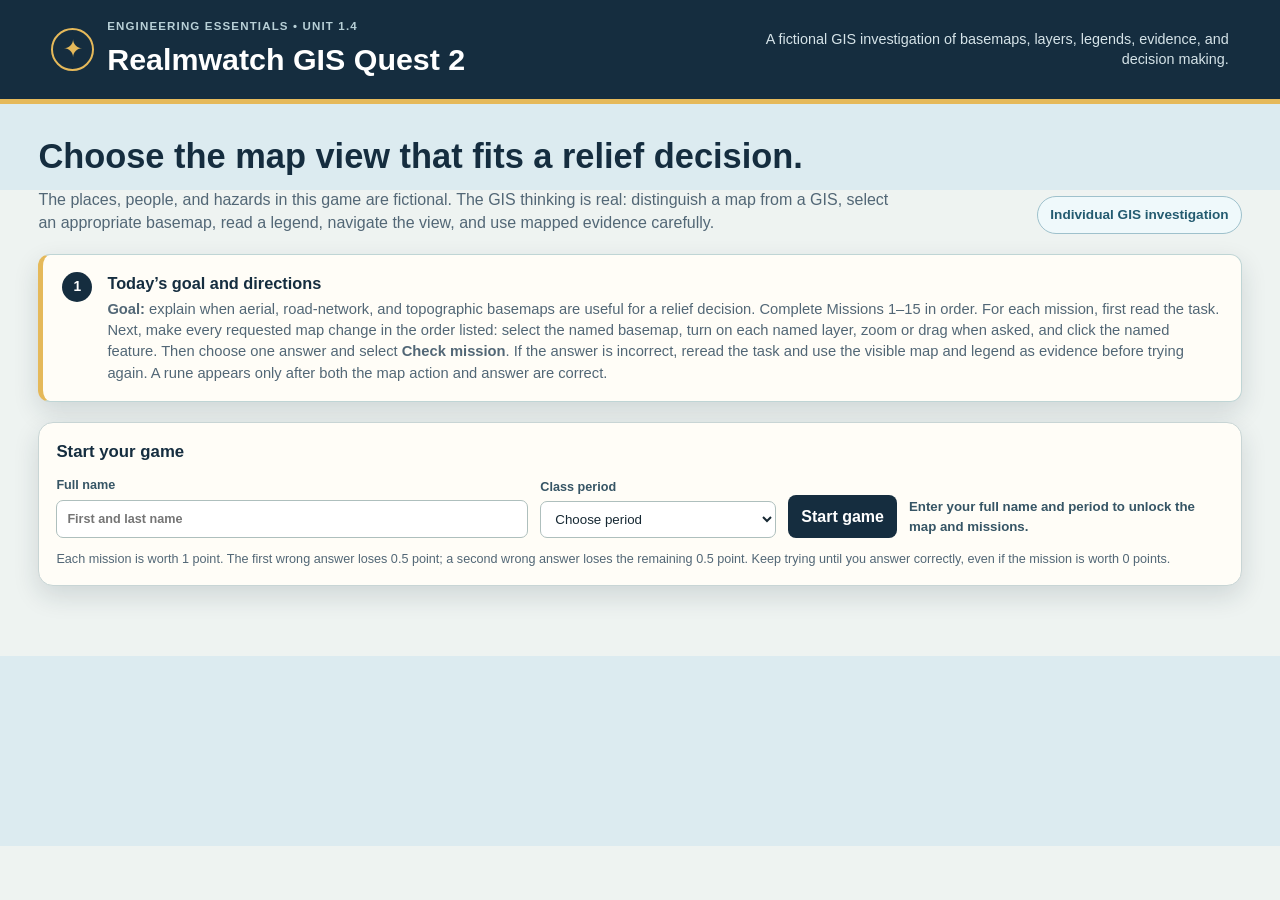
<file: index.html>
<!doctype html>
<html lang="en">
  <head>
    <meta charset="utf-8">
    <meta http-equiv="refresh" content="0; url=./gis2/">
    <link rel="canonical" href="./gis2/">
    <title>Realmwatch GIS Quest 2</title>
    <script>location.replace('./gis2/');</script>
  </head>
  <body>
    <p>Opening <a href="./gis2/">Realmwatch GIS Quest 2</a>…</p>
  </body>
</html>
</file>
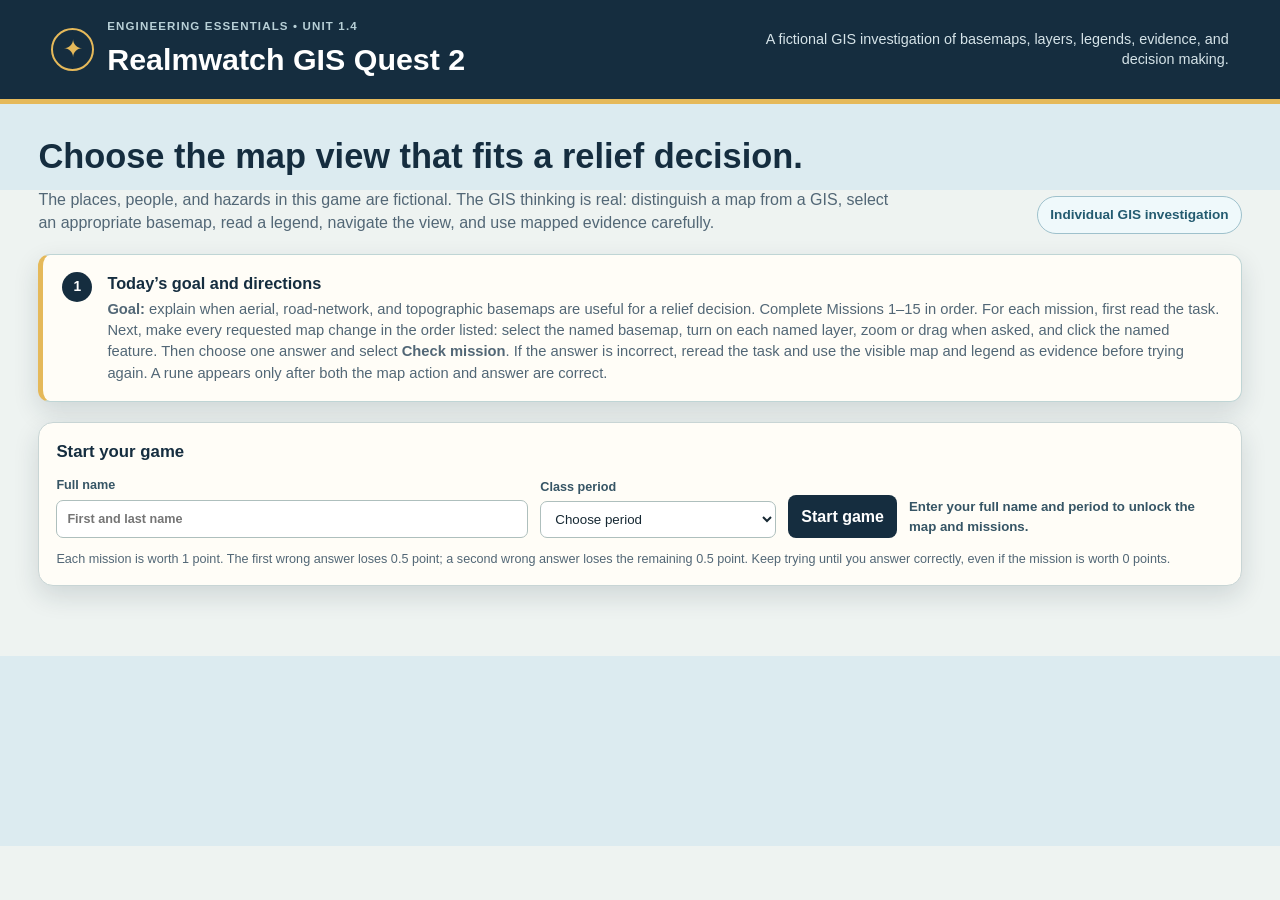
<file: gis2/index.html>
<!doctype html>
<html lang="en">
<head>
  <meta charset="utf-8">
  <meta name="viewport" content="width=device-width, initial-scale=1">
  <title>Realmwatch GIS Quest 2 — Engineering Essentials</title>
  <style>
    :root{--ink:#162833;--muted:#526776;--night:#152d3f;--sea:#32728a;--gold:#e5b95a;--paper:#eef3f1;--panel:#fffdf7;--line:#c8d5d5;--moss:#397250;--violet:#785b9b;--danger:#c45732;--shadow:0 10px 26px rgba(18,42,54,.14)}
    *{box-sizing:border-box} body{margin:0;background:linear-gradient(180deg,#dcebf0 0 190px,var(--paper) 190px);color:var(--ink);font:16px/1.45 Arial,Helvetica,sans-serif} button,input{font:inherit} button{cursor:pointer}
    header{display:flex;align-items:center;justify-content:space-between;gap:22px;padding:18px clamp(18px,4vw,56px);background:var(--night);border-bottom:5px solid var(--gold);color:#fff} .brand{display:flex;align-items:center;gap:13px}.crest{display:grid;place-items:center;width:43px;height:43px;border:2px solid var(--gold);border-radius:50%;color:var(--gold);font-size:24px}.eyebrow{margin:0 0 2px;color:#b8d0d7;font-size:.72rem;letter-spacing:.1em;font-weight:700}.brand h1{margin:0;font-size:clamp(1.3rem,3vw,1.9rem)}header>p{max-width:470px;margin:0;color:#d5e3e8;text-align:right;font-size:.9rem}
    main{max-width:1780px;margin:auto;padding:28px clamp(15px,3vw,43px) 50px}.intro{display:grid;grid-template-columns:minmax(0,1fr) auto;align-items:end;gap:20px;margin-bottom:20px}.intro h2{margin:0 0 6px;color:var(--night);font-size:clamp(1.45rem,3vw,2.15rem)}.intro p{max-width:850px;margin:0;color:var(--muted)}.time{white-space:nowrap;padding:8px 12px;border:1px solid #9ec1cc;border-radius:999px;background:#eff9fb;color:#235b70;font-size:.85rem;font-weight:700}
    .instructions{display:grid;grid-template-columns:auto 1fr;gap:15px;align-items:start;padding:17px 19px;margin-bottom:20px;border:1px solid #bfd5d5;border-left:5px solid var(--gold);border-radius:12px;background:#fffdf7;box-shadow:var(--shadow)}.instructions h3{margin:0;color:var(--night);font-size:1.02rem}.instructions p{margin:3px 0 0;color:var(--muted);font-size:.92rem}.number{display:grid;place-items:center;width:30px;height:30px;border-radius:50%;background:var(--night);color:#fff;font-size:.86rem;font-weight:800}
    .tracker{display:grid;grid-template-columns:minmax(200px,1.5fr) minmax(155px,.75fr) auto minmax(190px,1fr);gap:12px;align-items:end;margin-bottom:20px;padding:16px 18px}.tracker h3{grid-column:1/-1;margin:0;color:var(--night);font-size:1.05rem}.tracker label{display:grid;gap:5px;color:#365565;font-size:.79rem;font-weight:800}.tracker input,.tracker select{width:100%;padding:9px 10px;border:1px solid #aebfbd;border-radius:7px;background:#fff;color:var(--ink)}.tracker button{padding:10px 13px;border:0;border-radius:8px;background:var(--night);color:#fff;font-weight:800}.tracker button:hover{background:#24475c}.tracker-status{margin:0 0 2px;color:#365565;font-size:.83rem;font-weight:700}.tracker-status.ready{color:#23633e}.score{display:inline-block;margin-left:5px;padding:3px 7px;border-radius:999px;background:#edf5f2;color:#23633e;font-size:.78rem}.tracker-note{grid-column:1/-1;margin:0;color:var(--muted);font-size:.79rem}
    .game{display:grid;grid-template-columns:225px minmax(640px,1fr) 280px;gap:17px;align-items:start}.card,.map-shell{border:1px solid var(--line);border-radius:15px;background:var(--panel);box-shadow:var(--shadow)}.card{padding:17px}.card h3{margin:0;color:var(--night);font-size:1.05rem}.sub{margin:5px 0 13px;color:var(--muted);font-size:.85rem}.control-group{margin-top:14px;padding-top:13px;border-top:1px solid var(--line)}.control-group h4{margin:0 0 8px;color:#46606e;font-size:.73rem;letter-spacing:.09em;text-transform:uppercase}.base-btn{width:100%;margin:5px 0 0;padding:9px 10px;border:1px solid #cbd8d7;border-radius:8px;background:#f8fbfa;color:var(--ink);text-align:left;font-weight:700}.base-btn:hover,.base-btn.active{border-color:#275b70;background:#ddecf0;color:#153b4d}.toggle{display:flex;gap:9px;align-items:center;padding:8px 5px;border-radius:7px;color:var(--ink);font-size:.9rem}.toggle:hover{background:#edf5f2}.toggle input{width:17px;height:17px;margin:0;accent-color:#2d7a59}.reset{width:100%;margin-top:16px;padding:10px;border:1px solid #8ca8ad;border-radius:8px;background:#fff;color:var(--night);font-weight:800}.hint{margin-top:14px;padding:11px;border-left:4px solid var(--gold);border-radius:6px;background:#fff6de;color:#705221;font-size:.82rem}.hint b{display:block;color:#503913}
    .map-shell{position:relative;overflow:hidden;min-width:0}.map-head{display:flex;justify-content:space-between;gap:12px;align-items:center;padding:14px 17px 12px;border-bottom:1px solid var(--line)}.map-head h3{margin:0;color:var(--night);font-size:1.08rem}.map-head p{margin:2px 0 0;color:var(--muted);font-size:.83rem}.pill{white-space:nowrap;padding:6px 9px;border-radius:999px;background:#e5f2f5;color:#245469;font-size:.76rem;font-weight:700}canvas{display:block;width:100%;height:auto;aspect-ratio:1000/640;background:#7da4a0;cursor:grab;touch-action:none}.zoom-tools{position:absolute;left:14px;bottom:100px;z-index:2;display:flex;align-items:center;gap:5px;padding:6px;border:1px solid #b9cbc8;border-radius:9px;background:rgba(255,253,247,.94);box-shadow:0 4px 12px rgba(18,42,54,.16)}.zoom-readout{min-width:74px;padding:0 4px;color:#365565;font-size:.75rem;font-weight:800;text-align:center}.zoom-btn{display:grid;place-items:center;width:30px;height:30px;border:1px solid #9eb9b5;border-radius:6px;background:#fff;color:var(--night);font-size:1.18rem;font-weight:800}.zoom-btn:hover{background:#e8f3ef}.zoom-reset{width:auto;min-width:84px;padding:0 10px;white-space:nowrap;font-size:.78rem}.caption{margin:0;padding:10px 16px 13px;border-top:1px solid var(--line);color:var(--muted);font-size:.84rem}.caption b{color:var(--night)}
    .legend-section{padding-bottom:8px}.legend-title{margin:16px 0 4px!important;color:#46606e!important;font-size:.72rem!important;letter-spacing:.09em;text-transform:uppercase}.legend-item{display:flex;align-items:center;gap:10px;padding:7px 0;border-top:1px solid #e4eae8;color:#394f5c;font-size:.86rem}.symbol{width:27px;height:17px;flex:0 0 27px;position:relative}.s-road:before{content:"";position:absolute;top:7px;width:26px;border-top:5px solid #ece0bd;border-bottom:1px solid #8a7455}.s-water:before{content:"〰";position:absolute;top:-8px;color:#2e79a4;font-size:26px;font-weight:900;letter-spacing:-8px}.s-hazard:before{content:"";position:absolute;inset:1px 4px;border:3px dashed #d45d32;border-radius:50%}.s-dot:before{content:"";position:absolute;left:7px;top:2px;width:14px;height:14px;border:2px solid #fff;border-radius:50%;background:#5a3b85;box-shadow:0 0 0 1px #5a3b85}.s-castle:before{content:"♜";position:absolute;top:-4px;left:5px;color:#344e76;font-size:22px}.s-resource:before{content:"◆";position:absolute;top:-4px;left:5px;color:#d19b37;font-size:21px}.s-contour:before{content:"⌁⌁";position:absolute;top:-5px;color:#657f4c;font-size:22px;font-weight:700;letter-spacing:-9px}.legend-none{color:#81949a;font-style:italic;font-size:.85rem}.feature{margin-top:17px}.feature-name{margin:9px 0 3px;color:var(--night);font-size:1.05rem;font-weight:800}.feature-type{margin:0;color:#376a81;font-size:.75rem;font-weight:700;letter-spacing:.07em;text-transform:uppercase}.feature p:last-child{margin:8px 0 0;color:var(--muted);font-size:.86rem}
    .mission{margin-top:20px;padding:21px}.mission-top{display:flex;align-items:start;justify-content:space-between;gap:12px}.mission h2{margin:0;color:var(--night);font-size:1.35rem}.progress{padding:6px 9px;border-radius:999px;background:#e6eef0;color:#345566;white-space:nowrap;font-size:.8rem;font-weight:800}.mission-task{margin:9px 0 0;color:var(--muted)}.question{margin:18px 0 10px;color:var(--night);font-weight:800}.choices{display:grid;gap:8px}.answer{display:flex;gap:10px;align-items:flex-start;padding:10px 11px;border:1px solid var(--line);border-radius:9px;background:#fbfdfc;color:#324954;font-size:.91rem}.answer:hover{border-color:#7da6af;background:#f0f8f5}.answer input{width:18px;height:18px;margin:2px 0 0;accent-color:#2d7a59}.check{margin-top:14px;padding:10px 14px;border:0;border-radius:8px;background:var(--night);color:#fff;font-weight:800}.check:hover{background:#24475c}.feedback{min-height:48px;margin:13px 0 0;padding:10px 12px;border-radius:8px;background:#edf3f3;color:#415967;font-size:.88rem}.feedback.good{background:#e3f4e8;color:#23633e}.feedback.try{background:#fff1df;color:#82501e}.runes{display:flex;gap:7px;margin-top:15px}.rune{display:grid;place-items:center;width:29px;height:29px;border:1px solid #cbd7d7;border-radius:50%;background:#f5f7f5;color:#9babb0;font-size:.82rem}.rune.earned{border-color:#b17a1d;background:#f9dd8c;color:#543b0d}.complete{padding:15px;margin-top:14px;border:1px solid #97c9a9;border-radius:10px;background:#e7f7eb;color:#1d5d3b}.complete h3{margin:0;color:#185434}.complete p{margin:5px 0 0;font-size:.9rem}
    .learn{display:grid;grid-template-columns:repeat(4,minmax(0,1fr));gap:12px;margin-top:20px}.learn article{padding:15px;border:1px solid var(--line);border-top:4px solid #4b8291;border-radius:11px;background:#fffdf8}.learn article:nth-child(2){border-top-color:#5d4e8a}.learn article:nth-child(3){border-top-color:#ba693b}.learn article:nth-child(4){border-top-color:#46815c}.learn h3{margin:0 0 5px;color:var(--night);font-size:1rem}.learn p{margin:0;color:var(--muted);font-size:.86rem}
    @media(max-width:1120px){.game{grid-template-columns:255px minmax(0,1fr)}.right{grid-column:1/-1;display:grid;grid-template-columns:1fr 1fr;gap:17px}.feature{margin-top:0}.learn{grid-template-columns:repeat(2,1fr)}}@media(max-width:700px){header,.intro{display:block}header>p{margin-top:10px;text-align:left}.time{display:inline-block;margin-top:10px}.tracker{grid-template-columns:1fr}.tracker h3,.tracker-note{grid-column:auto}.game,.right{display:block}.card,.map-shell,.right>*{margin-bottom:16px}.learn{grid-template-columns:1fr}.map-head{display:block}.pill{display:inline-block;margin-top:8px}.mission{padding:17px}}
    .game-content[hidden]{display:none!important}.tracker-status.error{color:#9b381f}.tracker-status.sending{color:#8a5a13}.mission-score{margin:10px 0 0;color:#365565;font-size:.86rem;font-weight:800}
  </style>
</head>
<body>
  <header><div class="brand"><div class="crest" aria-hidden="true">✦</div><div><p class="eyebrow">ENGINEERING ESSENTIALS • UNIT 1.4</p><h1>Realmwatch GIS Quest 2</h1></div></div><p>A fictional GIS investigation of basemaps, layers, legends, evidence, and decision making.</p></header>
  <main>
    <section class="intro"><div><h2>Choose the map view that fits a relief decision.</h2><p>The places, people, and hazards in this game are fictional. The GIS thinking is real: distinguish a map from a GIS, select an appropriate basemap, read a legend, navigate the view, and use mapped evidence carefully.</p></div><span class="time">Individual GIS investigation</span></section>
    <section class="instructions"><span class="number">1</span><div><h3>Today’s goal and directions</h3><p><b>Goal:</b> explain when aerial, road-network, and topographic basemaps are useful for a relief decision. Complete Missions 1–15 in order. For each mission, first read the task. Next, make every requested map change in the order listed: select the named basemap, turn on each named layer, zoom or drag when asked, and click the named feature. Then choose one answer and select <b>Check mission</b>. If the answer is incorrect, reread the task and use the visible map and legend as evidence before trying again. A rune appears only after both the map action and answer are correct.</p></div></section>
    <section class="card tracker" aria-labelledby="trackerTitle"><h3 id="trackerTitle">Start your game</h3><label>Full name<input id="studentName" type="text" autocomplete="name" placeholder="First and last name" required></label><label>Class period<select id="studentPeriod" required><option value="">Choose period</option><option value="6th period">6th period</option><option value="7th period">7th period</option></select></label><button id="startTracking" type="button">Start game</button><p class="tracker-status" id="trackerStatus">Enter your full name and period to unlock the map and missions.</p><p class="tracker-note">Each mission is worth 1 point. The first wrong answer loses 0.5 point; a second wrong answer loses the remaining 0.5 point. Keep trying until you answer correctly, even if the mission is worth 0 points.</p></section>
    <div id="gameContent" class="game-content" hidden>
    <section class="game">
      <aside class="card"><h3>GIS controls</h3><p class="sub">A <b>basemap</b> is the background. A <b>GIS layer</b> is one category of added information.</p><div class="control-group"><h4>Choose a basemap</h4><button class="base-btn active" type="button" data-base="aerial">Aerial reconnaissance map</button><button class="base-btn" type="button" data-base="roads">Road network map</button><button class="base-btn" type="button" data-base="terrain">Topographic map</button></div><div class="control-group"><h4>Turn GIS layers on or off</h4><label class="toggle"><input type="checkbox" data-layer="settlements"> Settlements and landmarks</label><label class="toggle"><input type="checkbox" data-layer="roads"> Route status and bridge condition</label><label class="toggle"><input type="checkbox" data-layer="water"> Rivers and springs</label><label class="toggle"><input type="checkbox" data-layer="hazard"> Dragon-peril zone</label><label class="toggle"><input type="checkbox" data-layer="resources"> Supply resources</label></div><button class="reset" id="reset" type="button">Reset the map</button></aside>
      <section class="map-shell"><div class="map-head"><div><h3>Asterra Relief Map</h3><p id="baseDescription">Land shape and elevation context; click a visible feature to inspect it.</p></div><span class="pill" id="baseLabel">Terrain basemap</span></div><img id="terrainImage" src="assets/asterra-terrain-aerial.png" alt="" hidden><canvas id="map" width="1400" height="900" aria-label="Interactive fictional map of the Realm of Asterra"></canvas><div class="zoom-tools" aria-label="Map zoom controls"><button class="zoom-btn" id="zoomOut" type="button" aria-label="Zoom out">−</button><span class="zoom-readout" id="zoomReadout">Zoom 100%</span><button class="zoom-btn" id="zoomIn" type="button" aria-label="Zoom in">+</button><button class="zoom-btn zoom-reset" id="resetView" type="button">Reset view</button></div><p class="caption"><b>Map reading:</b> use the legend to interpret what is visible. Scroll over the map or use + and − to zoom. When zoomed in, drag the map to pan. A map feature can show where something is; it cannot by itself prove a place is currently safe, available, or large enough.</p></section>
      <aside class="right"><section class="card legend-section"><h3>Legend</h3><p class="sub">The legend explains the symbols, colors, and lines currently shown.</p><div id="legend"></div></section><section class="card feature" aria-live="polite"><h3>Selected feature</h3><p class="feature-name" id="featureName">Nothing selected</p><p class="feature-type" id="featureType">Click a visible feature</p><p id="featureText">Turn on a layer, then click one of its map symbols to read its spatial information.</p></section></aside>
    </section>
    <section class="card mission" id="mission" aria-live="polite"></section>
    <section class="learn"><article><h3>Map</h3><p>A visual representation of where features are located and how they relate.</p></article><article><h3>GIS</h3><p>A system that connects information to places so users can compare evidence.</p></article><article><h3>Legend</h3><p>The key that explains the symbols, colors, and lines on a map.</p></article><article><h3>Spatial evidence</h3><p>Location-based information used to support a decision—not a guess or preference.</p></article></section>
    </div>
  </main>
  <script>
  (() => {
    const canvas=document.getElementById('map'),ctx=canvas.getContext('2d'),terrainImage=document.getElementById('terrainImage'),W=1400,H=900;
    const DEFAULT_VIEW=Object.freeze({zoom:1,viewX:W/2,viewY:H/2});
    const LOGGER_URL='https://script.google.com/macros/s/AKfycbzWrIqOaAb6pdmTA2Pyrv3R9BIPuJb_U3Njgf4pqKyu0zPrDaFQxQ_ztJPb4f7Tp4DG/exec',MAX_SCORE=15,POINTS_PER_MISSION=1;
    const state={base:'aerial',layers:{settlements:false,roads:false,water:false,hazard:false,resources:false},clicked:null,mission:0,earned:[],zoom:1,viewX:700,viewY:450,drag:null,panned:false,comparedAerial:false,sessionId:'',studentName:'',period:'',totalWrongAttempts:0,wrongByMission:{},score:MAX_SCORE,saveErrors:0,pendingSaves:0};
    let topographicRaster=null,resetViewMessageTimer=0;
    // The original aerial image was designed on a 1000 × 640 map.  The larger
    // world keeps those same geographic locations by scaling the original
    // coordinates before any GIS layer is drawn.
    const corePoint=(x,y)=>({x:x*1.4,y:y*1.40625});
    const corePath=points=>points.map(([x,y])=>[x*1.4,y*1.40625]);
    const features={
      stonegate:{...corePoint(155,155),name:'Stonegate Castle',type:'Settlement / castle',text:'A castle near the western trade road. It is outside the dragon-peril zone, but it is far from the eastern spring.'},
      northbridge:{...corePoint(520,160),name:'Northbridge Keep',type:'Settlement / bridge crossing',text:'A fortified town beside a bridge and main road. It is outside the dragon-peril zone and has access to the Northwater River.'},
      moonmere:{...corePoint(790,120),name:'Moonmere Tower',type:'Wizard landmark',text:'A wizard tower near the highland road. It is close to the edge of the dragon-peril zone.'},
      elf:{...corePoint(240,430),name:'Mosswood Elf Camp',type:'Settlement / forest camp',text:'A woodland camp with a minor trail. It is not directly served by the main trade road.'},
      dwarf:{...corePoint(700,460),name:'Emberdeep Dwarf Hall',type:'Settlement / cave hall',text:'A dwarf hall beside the southern trade road. It is outside the dragon-peril zone and near an iron supply cache.'},
      observatory:{...corePoint(500,340),name:'Starfall Observatory',type:'Wizard landmark',text:'A central observation site at a road junction. It is outside the danger boundary but has limited nearby water.'},
      crag:{...corePoint(815,345),name:'Dragon Crag',type:'Hazard feature',text:'A volcanic crag where dragon activity has been reported. The orange boundary shows the fictional caution area around it.'},
      spring:{...corePoint(350,340),name:'Silver Spring',type:'Spring',text:'A reliable fictional water source directly beside the Northwater River.'},
      cache:{...corePoint(735,520),name:'Ironhold Cache',type:'Supply resource',text:'A fictional supply cache near Emberdeep Dwarf Hall.'},
      farwatch:{x:1120,y:245,name:'Farwatch Bastion',type:'Settlement / fortress',text:'A fortified eastern outpost beside the new Eastway road. It is well positioned for the eastern highlands but farther from the original river crossing.'},
      lakeside:{x:1230,y:650,name:'Kestrel Lakeside',type:'Settlement / lakeshore town',text:'A southern town near the Kestrel Lakes and the Southway route. It has nearby surface water but a longer route to Northbridge.'},
      mistwatch:{x:1035,y:770,name:'Mistwatch Camp',type:'Settlement / field camp',text:'A small southern camp on the edge of the plains. It is connected by a minor route and may need additional capacity verification.'},
      depot:{x:1135,y:500,name:'Eastway Depot',type:'Supply resource',text:'A fictional supply depot on the eastern road, placed to support routes through the highlands.'},
      beacon:{x:1280,y:390,name:'Kestrel Beacon',type:'Supply resource',text:'A fictional emergency beacon and communications cache near the eastern lakes.'}
    };
    const legacyMissions=[
      {title:'Mission 1: Identify the background and added data',task:'1. Select <b>Topographic map</b>. 2. Turn on <b>Settlements and landmarks</b>. 3. Click any settlement or landmark marker.',need:()=>state.base==='terrain'&&state.layers.settlements&&['stonegate','northbridge','moonmere','elf','dwarf','observatory'].includes(state.clicked),question:'In the screen you created, which item is the <b>basemap</b> (the elevation background) and which item is the <b>GIS layer</b> (the added category of information)?',options:['Basemap: topographic map. GIS layer: settlement and landmark markers.','Basemap: settlement and landmark markers. GIS layer: topographic map.','Basemap: the legend. GIS layer: the map title.'],answer:0,success:'Correct. The topographic map is the elevation background. Settlement markers are one added GIS layer.'},
      {title:'Mission 2: Use the legend to interpret a symbol',task:'1. Turn on <b>Dragon-peril zone</b>. 2. Click <b>Dragon Crag</b>. 3. Find the orange dashed boundary in the legend.',need:()=>state.layers.hazard&&state.clicked==='crag',question:'In this fictional game, what information does the <b>orange dashed boundary</b> communicate?',options:['It marks the required daily travel route for messengers.','It marks the fictional dragon-peril caution area around Dragon Crag.','It proves that every place inside the boundary is permanently unusable.'],answer:1,success:'Correct. The legend identifies the dashed orange boundary as a caution area. It is evidence to consider, not proof that every site inside is unusable.'},
      {title:'Mission 3: Select a site using stated requirements',task:'1. Select <b>Road network map</b>. 2. Turn on <b>Route status and bridge condition</b>, <b>Rivers and springs</b>, and <b>Dragon-peril zone</b>. 3. Click <b>Northbridge Keep</b>.',need:()=>state.base==='roads'&&state.layers.roads&&state.layers.water&&state.layers.hazard&&state.clicked==='northbridge',question:'A supply messenger needs a site that meets <b>all four</b> requirements: an open route, a bridge crossing, access to the river, and a location outside the dragon-peril boundary. Which site meets all four requirements according to the displayed map layers?',options:['Northbridge Keep — it has an open-route marker, a bridge, river access, and lies outside the danger boundary.','Moonmere Tower — it is near the edge of the dragon-peril boundary.','Dragon Crag — it is inside the dragon-peril boundary.'],answer:0,success:'Correct. Northbridge is the only choice that the displayed layers show meeting all four stated requirements.'},
      {title:'Mission 4: Choose a basemap for a specific task',task:'Select the <b>Aerial reconnaissance map</b>.',need:()=>state.base==='aerial',question:'A team needs to see the <b>visible ground surface</b>: forest canopy, fields, exposed rock, and water. Which basemap should the team use?',options:['Topographic map, because it emphasizes elevation and contour intervals.','Road network map, because it emphasizes transportation connections.','Aerial reconnaissance map, because it shows the appearance of the ground from above.'],answer:2,success:'Correct. The aerial reconnaissance basemap shows what the ground surface looks like from above.'},
      {title:'Mission 5: Make one evidence-based claim',task:'1. Select <b>Road network map</b>. 2. Turn on <b>Settlements</b>, <b>Route status and bridge condition</b>, <b>Dragon-peril zone</b>, and <b>Supply resources</b>. 3. Click <b>Emberdeep Dwarf Hall</b>.',need:()=>state.base==='roads'&&state.layers.settlements&&state.layers.roads&&state.layers.hazard&&state.layers.resources&&state.clicked==='dwarf',question:'Choose the claim about Emberdeep Dwarf Hall that is supported by <b>three visible pieces of map evidence</b>.',options:['Emberdeep is the best site because dwarves are always good at supplies.','Emberdeep has an open-route marker, is near Ironhold Cache, and is outside the dragon-peril boundary.','Emberdeep is completely safe because every cave is safe.'],answer:1,success:'Correct. The claim identifies three specific details visible on the map instead of relying on an opinion or unsupported assumption.'},
      {title:'Mission 6: Identify what the map cannot prove',task:'Click any settlement: <b>Stonegate Castle</b>, <b>Northbridge Keep</b>, <b>Mosswood Elf Camp</b>, or <b>Emberdeep Dwarf Hall</b>.',need:()=>['stonegate','northbridge','elf','dwarf'].includes(state.clicked),question:'A real emergency team is considering the selected settlement for a relief center. Which fact is <b>not shown by this fictional map</b> and must be verified with current, reliable information?',options:['Whether the building has enough current capacity, is accessible, is available, and is officially safe to use.','Where the selected settlement is located.','Whether the selected settlement is near a visible road or hazard boundary.'],answer:0,success:'Correct. A map can show location relationships, but a real plan still needs verified information about capacity, accessibility, availability, and safety.'},
      {title:'Mission 7: Compare two kinds of mapped evidence',task:'1. Select <b>Road network map</b>. 2. Turn on <b>Rivers and springs</b> and <b>Supply resources</b>. 3. Click <b>Silver Spring</b>.',need:()=>state.base==='roads'&&state.layers.water&&state.layers.resources&&state.clicked==='spring',question:'Which statement correctly compares the two visible GIS layers?',options:['The rivers and springs layer shows water locations; the supply-resources layer shows locations of stored supplies. They answer different location questions.','The rivers and springs layer and supply-resources layer are two names for the same type of information.','Because both layers are visible on one map, both must be part of the basemap.'],answer:0,success:'Correct. Each GIS layer represents one category of information. GIS becomes useful when you compare categories in the same place.'},
      {title:'Mission 8: Identify a map feature and its layer',task:'1. Turn on <b>Supply resources</b>. 2. Click <b>Ironhold Cache</b>.',need:()=>state.layers.resources&&state.clicked==='cache',question:'Which answer correctly identifies the relationship between the symbol and its GIS layer?',options:['Ironhold Cache is one map feature. Supply resources is the GIS layer containing that category of information.','Ironhold Cache is the entire GIS layer. Supply resources is the individual map feature.','Ironhold Cache is a basemap because it is visible beneath other data.'],answer:0,success:'Correct. A map feature is one specific thing at one location. A GIS layer is the whole category of similar mapped information.'},
      {title:'Mission 9: Screen sites against criteria',task:'1. Turn on <b>Settlements and landmarks</b>, <b>Route status and bridge condition</b>, <b>Rivers and springs</b>, and <b>Dragon-peril zone</b>. 2. Click <b>Northbridge Keep</b>.',need:()=>state.layers.settlements&&state.layers.roads&&state.layers.water&&state.layers.hazard&&state.clicked==='northbridge',question:'A first-screening rule says a relief site must be outside the peril zone, connected to an open route, and near a river. What does the displayed map evidence show about Northbridge Keep?',options:['It passes the first screen because the visible layers show it outside the danger boundary, at an open route and bridge, beside the river.','It automatically becomes the final site because the map proves its building capacity and official safety.','It fails because a bridge can never be used during a relief effort.'],answer:0,success:'Correct. The map supports a first-screening decision. It does not replace the real-world checks needed before a final selection.'},
      {title:'Mission 10: Recognize a tradeoff',task:'1. Turn on <b>Settlements and landmarks</b> and <b>Supply resources</b>. 2. Click <b>Emberdeep Dwarf Hall</b>.',need:()=>state.layers.resources&&state.layers.settlements&&state.clicked==='dwarf',question:'A planner wants a site close to the Ironhold Cache but also wants easy river access. Which conclusion is most responsible?',options:['Emberdeep has a visible supply advantage because it is near the cache, but the planner should compare it with Northbridge because Northbridge is beside the river.','Emberdeep is automatically best because it has a supply cache nearby.','The planner should ignore both supply locations and water locations because map layers cannot be compared.'],answer:0,success:'Correct. A good GIS decision recognizes tradeoffs. Different criteria may point toward different locations, so evidence must be compared.'},
      {title:'Mission 11: Choose appropriate geographic evidence',task:'1. Select <b>Aerial reconnaissance map</b>. 2. Turn on <b>Rivers and springs</b>. 3. Turn on <b>Dragon-peril zone</b>.',need:()=>state.base==='aerial'&&state.layers.water&&state.layers.hazard,question:'A team wants to check whether a possible route crosses visible water or passes near the peril boundary. Which statement is best?',options:['Use the aerial basemap for ground appearance and add the water and peril GIS layers to compare route conditions with hazards.','Use only the map title because titles show all route conditions.','Turn off every layer because background images are always enough for a decision.'],answer:0,success:'Correct. The aerial basemap provides visual context, while the GIS layers add specific evidence about water and hazards.'},
      {title:'Mission 12: Make a careful final recommendation',task:'1. Select <b>Road network map</b>. 2. Turn on <b>Settlements and landmarks</b>, <b>Route status and bridge condition</b>, <b>Rivers and springs</b>, <b>Dragon-peril zone</b>, and <b>Supply resources</b>. 3. Click <b>Northbridge Keep</b>.',need:()=>state.base==='roads'&&state.layers.settlements&&state.layers.roads&&state.layers.water&&state.layers.hazard&&state.layers.resources&&state.clicked==='northbridge',question:'Which recommendation uses geographic evidence carefully and states an appropriate next step?',options:['Start with Northbridge for additional investigation because the map shows an open route, bridge, river access, and a location outside the peril boundary; then verify capacity, access, availability, and official safety.','Select Northbridge immediately because a map proves that the site has all the space and supplies anyone could need.','Select Dragon Crag because the peril boundary guarantees that emergency teams will find dragons there.'],answer:0,success:'Correct. A strong recommendation names visible evidence and separates the map-based first screen from information that still must be verified.'},
      {title:'Mission 13: Choose a basemap for road access',task:'Select <b>Road network map</b>.',need:()=>state.base==='roads',question:'A relief coordinator must identify the roads that supply trucks can use to reach a distribution center. Which basemap is the best starting point?',options:['Road network map, because it emphasizes transportation connections and road routes.','Aerial reconnaissance map, because it shows the appearance of the ground from above.','Topographic map, because it emphasizes elevation and land shape.'],answer:0,success:'Correct. Start with the road network basemap when the decision is about roads, routes, and transportation connections.'},
      {title:'Mission 14: Choose a basemap for ground conditions',task:'Select <b>Aerial reconnaissance map</b>.',need:()=>state.base==='aerial',question:'A relief team needs to look for a large open clearing and check whether nearby ground appears forested, rocky, or crossed by visible water. Which basemap is the best starting point?',options:['Road network map, because it shows the clearest view of route connections.','Aerial reconnaissance map, because it shows the visible appearance of the ground from above.','Topographic map, because it shows elevation and contour intervals.'],answer:1,success:'Correct. Use an aerial reconnaissance basemap when the team needs to inspect visible ground-surface conditions.'},
      {title:'Mission 15: Choose a basemap for terrain',task:'Select <b>Topographic map</b>.',need:()=>state.base==='terrain',question:'An evacuation team needs to compare routes to higher ground and avoid unexpectedly steep terrain. Which basemap is the best starting point?',options:['Road network map, because it emphasizes transportation connections.','Aerial reconnaissance map, because it emphasizes the appearance of the ground from above.','Topographic map, because elevation colors and contour intervals reveal land height and shape.'],answer:2,success:'Correct. Use a topographic basemap when a decision depends on elevation, slopes, higher ground, or land shape.'}
    ];
    const missions=[
      {title:'Mission 1: Recognize a GIS display',task:'1. Select <b>Aerial reconnaissance map</b>. 2. Turn on <b>Settlements and landmarks</b>. 3. Click any settlement or landmark marker.',need:()=>state.base==='aerial'&&state.layers.settlements&&['stonegate','northbridge','moonmere','elf','dwarf','observatory','farwatch','lakeside','mistwatch'].includes(state.clicked),question:'The aerial image shows the ground surface, and the settlement markers add one category of location information. What is the complete display when those two parts are shown together?',options:['A GIS display: a basemap plus an added information layer that can be compared by location.','A legend: a list that explains what symbols mean.','One map feature: one individual object, such as a single castle marker.'],answer:0,success:'Correct. A GIS combines a background map with location-based information layers so users can compare evidence in the same place.'},
      {title:'Mission 2: Separate a basemap from a GIS layer',task:'1. Select <b>Topographic map</b>. 2. Keep <b>Settlements and landmarks</b> turned on. 3. Click <b>Stonegate Castle</b>.',need:()=>state.base==='terrain'&&state.layers.settlements&&state.clicked==='stonegate',question:'In the screen you created, which item is the <b>basemap</b>, and which item is the <b>GIS layer</b>?',options:['Basemap: the topographic elevation background. GIS layer: the settlement and landmark markers.','Basemap: the Stonegate Castle marker. GIS layer: the elevation background.','Basemap: the legend. GIS layer: the map title.'],answer:0,success:'Correct. The topographic view is the background context. The settlement markers are one added category of information.'},
      {title:'Mission 3: Read the water symbol in the legend',task:'1. Turn on <b>Rivers and springs</b>. 2. Click the <b>Silver Spring</b> marker. 3. Find the matching blue water symbol in the legend.',need:()=>state.layers.water&&state.clicked==='spring',question:'According to the legend, what does the blue wavy line and blue spring marker represent on this map?',options:['Locations of rivers or springs.','Open vehicle routes and bridge crossings.','The boundary of the dragon-peril area.'],answer:0,success:'Correct. A legend explains the symbols and lines currently visible. Here, the blue water symbol represents rivers or springs.'},
      {title:'Mission 4: Choose an aerial basemap',task:'Select <b>Aerial reconnaissance map</b>.',need:()=>state.base==='aerial',question:'A relief team must look for a large open clearing and notice whether the ground appears forested, rocky, or crossed by visible water. Which basemap is the best starting point?',options:['Aerial reconnaissance map, because it shows the visible appearance of the ground from above.','Road network map, because it is designed to show transportation connections.','Topographic map, because it emphasizes elevation and contour intervals.'],answer:0,success:'Correct. Use an aerial basemap first when the decision depends on visible ground-surface conditions.'},
      {title:'Mission 5: Choose a road-network basemap',task:'Select <b>Road network map</b>.',need:()=>state.base==='roads',question:'A relief coordinator must identify the road route a supply truck could use to reach Northbridge Keep. Which basemap is the best starting point?',options:['Road network map, because it emphasizes transportation routes and connections.','Aerial reconnaissance map, because it emphasizes vegetation and exposed ground.','Topographic map, because it emphasizes elevation and land shape.'],answer:0,success:'Correct. Start with a road-network basemap when the decision is about roads, route connections, or travel access.'},
      {title:'Mission 6: Choose a topographic basemap',task:'Select <b>Topographic map</b>.',need:()=>state.base==='terrain',question:'An evacuation team needs to choose a route toward higher ground and avoid unexpectedly steep terrain. Which basemap is the best starting point?',options:['Topographic map, because elevation colors and contour intervals show land height and shape.','Road network map, because it shows which roads have the most traffic.','Aerial reconnaissance map, because it proves whether a building is available.'],answer:0,success:'Correct. A topographic basemap is useful when a decision depends on elevation, slopes, higher ground, or land shape.'},
      {title:'Mission 7: Compare two basemaps at one place',task:'1. Select <b>Aerial reconnaissance map</b>. 2. Turn on <b>Settlements and landmarks</b> and click <b>Starfall Observatory</b> near the center of the map. 3. Select <b>Topographic map</b> to compare that same location.',need:()=>state.base==='terrain'&&state.layers.settlements&&state.clicked==='observatory'&&state.comparedAerial,question:'At the marked Starfall Observatory location, what different evidence do the aerial and topographic basemaps provide?',options:['The aerial view shows visible ground appearance around the marker; the topographic view shows land height and shape there.','The aerial view proves the observatory is open; the topographic view proves it has enough room for evacuees.','Both views show exactly the same information, so switching basemaps adds no evidence.'],answer:0,success:'Correct. These basemaps give different kinds of geographic context at the same marked location. Neither proves current availability or capacity.'},
      {title:'Mission 8: Match a question to the correct basemap',task:'Select <b>Road network map</b>.',need:()=>state.base==='roads',question:'Which relief-planning question can the current <b>road-network basemap</b> answer most directly?',options:['Which road connections lead toward a possible relief center?','Which hills are highest and steepest?','Which exact building currently has enough beds, staff, and official approval?'],answer:0,success:'Correct. The road-network basemap helps investigate connections and routes. It cannot verify current building capacity or official approval.'},
      {title:'Mission 9: Identify a map limitation',task:'1. Keep <b>Road network map</b> selected. 2. Turn on <b>Settlements and landmarks</b>. 3. Click <b>Northbridge Keep</b>.',need:()=>state.base==='roads'&&state.layers.settlements&&state.clicked==='northbridge',question:'The road-network map shows roads leading to the labeled Northbridge Keep marker. What can the map <b>not</b> establish about using that building as a real relief center?',options:['Whether it currently has enough capacity, is accessible and available, and has official safety approval.','Where the Northbridge Keep marker is located relative to the drawn roads.','That a settlement marker for Northbridge Keep is visible on this map.'],answer:0,success:'Correct. The map shows location and road connections, but building capacity, availability, accessibility, and official safety need current verification.'},
      {title:'Mission 10: Zoom to inspect a smaller area',task:'1. Select <b>Topographic map</b>. 2. Press the <b>+</b> zoom button once. 3. Confirm that the zoom readout shows <b>125%</b> or more.',need:()=>state.base==='terrain'&&state.zoom>=1.25,question:'When a small part of the map is difficult to inspect, what does the <b>+</b> button do?',options:['It enlarges the map view so nearby details are easier to inspect.','It adds a new GIS layer to the map.','It changes the meaning of the legend symbols.'],answer:0,success:'Correct. Zoom changes the scale of the view. It does not add data or change what map symbols mean.'},
      {title:'Mission 11: Pan while staying zoomed in',task:'1. Stay on <b>Topographic map</b> at <b>125%</b> zoom or more. 2. Drag the map in any direction until the view moves. 3. Keep the map zoomed in.',need:()=>state.base==='terrain'&&state.zoom>=1.25&&state.panned,question:'After zooming in, why would a map user drag the map?',options:['To pan: move the view to inspect a different nearby part of the same map.','To switch from a basemap to a GIS layer.','To delete a map feature that is no longer needed.'],answer:0,success:'Correct. Panning moves the view across the same map. It is useful after zooming when another area is outside the visible window.'},
      {title:'Mission 12: Distinguish a feature from spatial data',task:'1. Turn on <b>Rivers and springs</b>. 2. Click <b>Silver Spring</b>.',need:()=>state.layers.water&&state.clicked==='spring',question:'Which statement correctly identifies the specific item and the information connected to its location?',options:['Silver Spring is one map feature; its location and category as a spring are spatial data.','Silver Spring is the entire basemap; all water is one map feature.','Silver Spring is the legend; its label explains every symbol on the map.'],answer:0,success:'Correct. A map feature is one specific item. Spatial data are facts connected to that item’s location.'},
      {title:'Mission 13: Identify a GIS layer and one feature in it',task:'1. Turn on <b>Supply resources</b>. 2. Click <b>Ironhold Cache</b>.',need:()=>state.layers.resources&&state.clicked==='cache',question:'Which answer correctly identifies the relationship between the symbol you clicked and its GIS layer?',options:['Ironhold Cache is one map feature; Supply resources is the GIS layer that groups that category of features.','Ironhold Cache is the GIS layer; Supply resources is one individual map feature.','Ironhold Cache is the basemap because it is visible on the map.'],answer:0,success:'Correct. A GIS layer is a category of similar location information. One cache is a single feature within that category.'},
      {title:'Mission 14: Choose the view for two different questions',task:'1. Select <b>Aerial reconnaissance map</b> and inspect the visible ground. 2. Turn on <b>Rivers and springs</b> and notice the blue water symbols.',need:()=>state.base==='aerial'&&state.layers.water,question:'The team asks, “What does the ground look like here, and where is the mapped spring?” Which parts of the current display answer those questions?',options:['The aerial basemap shows visible ground appearance; the Rivers and springs layer identifies Silver Spring.','The Rivers and springs layer shows every road; the aerial basemap verifies that Silver Spring is safe to drink.','The legend alone shows the exact condition of the ground and current water quality.'],answer:0,success:'Correct. The aerial basemap gives ground context, and the water layer locates the mapped spring. Neither verifies water quality.'},
      {title:'Mission 15: Select a basemap for a route question',task:'1. Select <b>Road network map</b>. 2. Turn on <b>Settlements and landmarks</b>. 3. Click <b>Northbridge Keep</b>.',need:()=>state.base==='roads'&&state.layers.settlements&&state.clicked==='northbridge',question:'A supply truck needs a road connection to Northbridge Keep. What does this display support, and what must the team still verify before travel?',options:['The road basemap shows drawn connections to Northbridge Keep; the team must verify current road and bridge conditions before using them.','The road basemap proves that every drawn road and bridge is open to trucks right now.','The settlement marker shows the height of every hill along the route, so no other map or check is needed.'],answer:0,success:'Correct. A road basemap helps locate route connections, but it does not prove their current condition.'}
    ];
    function seeded(n){const x=Math.sin(n*997.1)*10000;return x-Math.floor(x)}
    function path(points,style,width=1,dash=[]){ctx.save();ctx.strokeStyle=style;ctx.lineWidth=width;ctx.setLineDash(dash);ctx.lineJoin='round';ctx.beginPath();points.forEach((p,i)=>i?ctx.lineTo(...p):ctx.moveTo(...p));ctx.stroke();ctx.restore()}
    function label(text,x,y){ctx.save();ctx.font='600 15px Arial';ctx.lineWidth=4;ctx.strokeStyle='rgba(255,253,247,.9)';ctx.strokeText(text,x+12,y-10);ctx.fillStyle='#1d3440';ctx.fillText(text,x+12,y-10);ctx.restore()}
    function pin(x,y,color,icon){ctx.save();ctx.fillStyle='rgba(255,255,255,.92)';ctx.beginPath();ctx.arc(x,y,13,0,Math.PI*2);ctx.fill();ctx.fillStyle=color;ctx.beginPath();ctx.arc(x,y,10,0,Math.PI*2);ctx.fill();ctx.fillStyle='#fff';ctx.font='bold 15px Arial';ctx.textAlign='center';ctx.textBaseline='middle';ctx.fillText(icon,x,y+1);ctx.restore()}
    function gaussian(x,y,cx,cy,sx,sy,amount){return amount*Math.exp(-(((x-cx)*(x-cx))/(2*sx*sx)+((y-cy)*(y-cy))/(2*sy*sy)))}
    function distanceToSegment(x,y,a,b){const dx=b[0]-a[0],dy=b[1]-a[1],t=Math.max(0,Math.min(1,((x-a[0])*dx+(y-a[1])*dy)/(dx*dx+dy*dy)));return Math.hypot(x-(a[0]+t*dx),y-(a[1]+t*dy))}
    function elevationAt(x,y){let h=.23+.035*Math.sin(x/77)+.025*Math.cos(y/53)+.018*Math.sin((x+y)/48);h+=gaussian(x,y,203,302,210,225,.29)+gaussian(x,y,399,162,175,148,.18)+gaussian(x,y,1162,415,154,148,.55)+gaussian(x,y,1288,710,175,246,.31)+gaussian(x,y,952,780,252,162,.18)+gaussian(x,y,1160,260,175,135,.46)+gaussian(x,y,1250,700,175,145,.23)+gaussian(x,y,1040,790,120,90,.17);let riverDistance=999;for(let i=0;i<river.length-1;i++)riverDistance=Math.min(riverDistance,distanceToSegment(x,y,river[i],river[i+1]));h-=.19*Math.exp(-(riverDistance*riverDistance)/(2*42*42));return Math.max(.03,Math.min(.94,h))}
    function topoColor(h){if(h<.15)return '#7daebc';if(h<.24)return '#9bbb78';if(h<.35)return '#c7ce82';if(h<.47)return '#d7bd79';if(h<.59)return '#c99b62';if(h<.72)return '#aa7957';if(h<.84)return '#80715f';return '#ece9d7'}
    function buildTopographicRaster(){const off=document.createElement('canvas');off.width=W;off.height=H;const c=off.getContext('2d');const step=5;for(let y=0;y<H;y+=step){for(let x=0;x<W;x+=step){const h=elevationAt(x+step/2,y+step/2),right=elevationAt(x+step,y+step/2),down=elevationAt(x+step/2,y+step);c.fillStyle=topoColor(h);c.fillRect(x,y,step,step);if(Math.floor(h/.065)!==Math.floor(right/.065)||Math.floor(h/.065)!==Math.floor(down/.065)){c.fillStyle='rgba(61,69,45,.62)';c.fillRect(x,y,step,1)}}}c.fillStyle='rgba(252,249,221,.13)';c.fillRect(0,0,W,H);return off}
    function drawBase(){
      if(state.base==='terrain'){if(!topographicRaster)topographicRaster=buildTopographicRaster();ctx.drawImage(topographicRaster,0,0);const edge=ctx.createRadialGradient(W/2,H/2,220,W/2,H/2,720);edge.addColorStop(.65,'rgba(0,0,0,0)');edge.addColorStop(1,'rgba(7,23,28,.16)');ctx.fillStyle=edge;ctx.fillRect(0,0,W,H);return}
      if(terrainImage.complete&&terrainImage.naturalWidth){if(state.base==='roads')ctx.filter='grayscale(.78) saturate(.12) contrast(.68) brightness(1.26)';ctx.drawImage(terrainImage,0,0,W,H);ctx.filter='none'}else{const g=ctx.createLinearGradient(0,0,W,H);g.addColorStop(0,'#77946e');g.addColorStop(1,'#b79765');ctx.fillStyle=g;ctx.fillRect(0,0,W,H)}
      if(state.base==='roads'){
        ctx.fillStyle='rgba(255,252,235,.76)';ctx.fillRect(0,0,W,H);
        for(let x=40;x<W;x+=80)path([[x,0],[x+24,H]],'rgba(126,147,111,.38)',1);
        for(let y=30;y<H;y+=64)path([[0,y],[W,y-11]],'rgba(126,147,111,.38)',1);
      } else {ctx.fillStyle='rgba(18,42,47,.05)';ctx.fillRect(0,0,W,H)}
      const edge=ctx.createRadialGradient(W/2,H/2,220,W/2,H/2,720);edge.addColorStop(.62,'rgba(0,0,0,0)');edge.addColorStop(1,'rgba(7,23,28,.25)');ctx.fillStyle=edge;ctx.fillRect(0,0,W,H);
    }
    const river=corePath([[0,578],[65,565],[120,535],[165,500],[190,480],[210,460],[235,440],[260,430],[300,420],[330,400],[345,380],[355,360],[350,340],[350,320],[375,300],[420,300],[460,295],[490,280],[505,260],[493,240],[460,220],[468,200],[500,185],[520,170],[520,155],[514,140],[518,120],[555,105],[590,102],[620,110],[650,120],[700,125],[740,125],[780,120],[810,110],[840,100],[870,95],[900,100],[920,92],[940,75],[960,65],[1000,55]]);
    const mainRoad=corePath([[45,135],[155,155],[285,220],[410,245],[500,340],[610,390],[700,460],[840,500],[960,550]]),northRoad=corePath([[155,155],[300,110],[520,160],[635,130],[790,120]]),elfRoad=corePath([[155,155],[205,290],[240,430]]),cragRoad=corePath([[700,460],[790,400],[815,345]]),eastRoad=[[1344,773],[1280,700],[features.depot.x,features.depot.y],[1200,440],[features.beacon.x,features.beacon.y]],southRoad=[[1344,773],[features.mistwatch.x,features.mistwatch.y],[1160,730],[features.lakeside.x,features.lakeside.y]];
    function drawAlways(){ctx.save();ctx.globalAlpha=state.base==='roads' ? .26 : .42;const groves=[[110,338,72,42],[215,500,86,45],[410,500,80,38],[585,285,67,35],[650,555,92,40],[1080,600,96,48],[1215,520,65,38],[1285,750,95,48]];groves.forEach(([x,y,rx,ry],g)=>{ctx.fillStyle=state.base==='terrain'?'#486542':'#2f684d';for(let i=0;i<24;i++){const a=seeded(g*37+i)*Math.PI*2,r=Math.sqrt(seeded(g*83+i));ctx.beginPath();ctx.arc(x+Math.cos(a)*rx*r,y+Math.sin(a)*ry*r,2+seeded(g*11+i)*4,0,Math.PI*2);ctx.fill()}});ctx.globalAlpha=.56;ctx.strokeStyle=state.base==='terrain'?'#655c4d':'#536b57';ctx.lineWidth=2;ctx.setLineDash([5,8]);[[[80,275],[180,250],[285,275],[355,245]],[[650,230],[735,210],[830,230],[930,195]],[[600,560],[690,585],[780,560],[875,580]],[[980,275],[1100,240],[1220,265],[1350,230]],[[940,800],[1080,835],[1230,800],[1370,830]]].forEach(r=>path(r,ctx.strokeStyle,2,[5,8]));ctx.setLineDash([]);ctx.font='700 15px Arial';ctx.fillStyle=state.base==='terrain'?'rgba(54,57,43,.82)':'rgba(29,55,45,.78)';ctx.fillText('MOSSWOOD FOREST',105,365);ctx.fillText('EASTREACH HIGHLANDS',708,250);ctx.fillText('SOUTHERN RIDGE',665,600);ctx.fillText('FARWATCH HIGHLANDS',1030,205);ctx.fillText('KESTREL LAKES',1170,590);ctx.fillText('MISTWATCH PLAINS',1000,850);ctx.restore()}
    function drawRoadNetwork(){[mainRoad,northRoad,elfRoad,cragRoad,eastRoad,southRoad].forEach(r=>{path(r,'#5e5045',10);path(r,'#f3dfaa',5)});const n=features.northbridge;ctx.fillStyle='#765a3e';ctx.fillRect(n.x-18,n.y-5,37,10);ctx.fillStyle='#f7e2aa';ctx.fillRect(n.x-15,n.y-4,31,7);ctx.save();ctx.font='700 13px Arial';ctx.fillStyle='#584a3d';ctx.fillText('WESTERN TRADE ROAD',196,312);ctx.fillText('NORTH ROAD',441,141);ctx.fillText('SOUTH ROAD',857,595);ctx.fillText('EASTWAY',1150,530);ctx.fillText('SOUTHWAY',1120,740);ctx.restore()}
    function drawRouteStatus(){path(mainRoad,'rgba(31,108,77,.92)',4,[12,8]);path(northRoad,'rgba(31,108,77,.92)',4,[12,8]);path(eastRoad,'rgba(31,108,77,.92)',4,[12,8]);path(southRoad,'rgba(31,108,77,.92)',4,[12,8]);ctx.save();[['northbridge','OPEN'],['dwarf','OPEN'],['depot','OPEN'],['lakeside','OPEN'],['crag','CAUTION']].forEach(([key,text])=>{const f=features[key];ctx.fillStyle=text==='OPEN'?'#237653':'#c45732';ctx.fillRect(f.x-6,f.y-28,12,12);ctx.fillStyle='#fff';ctx.font='700 8px Arial';ctx.textAlign='center';ctx.fillText(text==='OPEN'?'✓':'!',f.x,f.y-19)});ctx.restore()}
    function drawHazard(){const f=features.crag;ctx.save();ctx.fillStyle='rgba(206,80,42,.20)';ctx.strokeStyle='#d05a35';ctx.lineWidth=4;ctx.setLineDash([11,7]);ctx.beginPath();ctx.ellipse(f.x,f.y,217,176,-.15,0,Math.PI*2);ctx.fill();ctx.stroke();ctx.restore()}
    function drawWater(){path(river,'#2f79a4',10);path(river,'#d9f1f6',2);const f=features.spring;pin(f.x,f.y,'#2f7ca0','≈');label(f.name,f.x,f.y)}
    function drawSettlements(){[['stonegate','#344e76','♜'],['northbridge','#344e76','♜'],['moonmere','#785b9b','✦'],['elf','#397250','⌂'],['dwarf','#6f5a4a','◆'],['observatory','#785b9b','✦'],['farwatch','#344e76','♜'],['lakeside','#397250','⌂'],['mistwatch','#6f5a4a','⌂']].forEach(([key,color,icon])=>{const f=features[key];pin(f.x,f.y,color,icon);label(f.name,f.x,f.y)})}
    function drawResources(){[['cache','#bd8e32','◆'],['depot','#bd8e32','◆'],['beacon','#785b9b','✦']].forEach(([key,color,icon])=>{const f=features[key];pin(f.x,f.y,color,icon);label(f.name,f.x,f.y)})}
    function drawMap(){ctx.clearRect(0,0,W,H);ctx.save();ctx.translate(W/2,H/2);ctx.scale(state.zoom,state.zoom);ctx.translate(-state.viewX,-state.viewY);drawBase();drawAlways();if(state.base==='roads')drawRoadNetwork();if(state.layers.roads)drawRouteStatus();if(state.layers.water)drawWater();if(state.layers.hazard)drawHazard();if(state.layers.settlements)drawSettlements();if(state.layers.hazard){const f=features.crag;pin(f.x,f.y,'#c45732','!');label(f.name,f.x,f.y)}if(state.layers.resources)drawResources();if(state.clicked&&isVisible(state.clicked)){const f=features[state.clicked];ctx.save();ctx.strokeStyle='#fff';ctx.lineWidth=4;ctx.setLineDash([]);ctx.beginPath();ctx.arc(f.x,f.y,19,0,Math.PI*2);ctx.stroke();ctx.restore()}ctx.restore();if(state.zoom>1){ctx.save();ctx.strokeStyle='rgba(255,255,255,.58)';ctx.lineWidth=2;ctx.strokeRect(1,1,W-2,H-2);ctx.restore()}}
    function isVisible(key){if(['stonegate','northbridge','moonmere','elf','dwarf','observatory','farwatch','lakeside','mistwatch'].includes(key))return state.layers.settlements;if(key==='crag')return state.layers.hazard;if(key==='spring')return state.layers.water;if(['cache','depot','beacon'].includes(key))return state.layers.resources;return false}
    function legend(){const parts=[]; if(state.base==='terrain')parts.push(['s-contour','Topographic basemap: land height and shape']);if(state.base==='roads')parts.push(['s-road','Road network basemap: reference roads']);if(state.base==='aerial')parts.push(['s-dot','Aerial basemap: ground appearance']); if(state.layers.settlements)parts.push(['s-castle','Settlement or landmark']);if(state.layers.roads)parts.push(['s-road','Route-status layer: open route / caution point']);if(state.layers.water)parts.push(['s-water','River or spring']);if(state.layers.hazard)parts.push(['s-hazard','Fictional dragon-peril boundary']);if(state.layers.resources)parts.push(['s-resource','Supply resource']);document.getElementById('legend').innerHTML='<p class="legend-title">Visible on the map</p>'+(parts.length?parts.map(([c,t])=>`<div class="legend-item"><span class="symbol ${c}"></span><span>${t}</span></div>`).join(''):'<p class="legend-none">Turn on a GIS layer to add information.');}
    function updateFeature(){const f=features[state.clicked];if(!f||!isVisible(state.clicked)){document.getElementById('featureName').textContent='Nothing selected';document.getElementById('featureType').textContent='Click a visible feature';document.getElementById('featureText').textContent='Turn on a layer, then click one of its map symbols to read its spatial information.';return}document.getElementById('featureName').textContent=f.name;document.getElementById('featureType').textContent=f.type;document.getElementById('featureText').textContent=f.text}
    function clampView(){const halfW=W/(2*state.zoom),halfH=H/(2*state.zoom);state.viewX=Math.max(halfW,Math.min(W-halfW,state.viewX));state.viewY=Math.max(halfH,Math.min(H-halfH,state.viewY))}
    function setZoom(next,screenX=W/2,screenY=H/2){const previous=state.zoom,worldX=state.viewX+(screenX-W/2)/previous,worldY=state.viewY+(screenY-H/2)/previous;state.zoom=Math.max(1,Math.min(3,Math.round(next*100)/100));state.viewX=worldX-(screenX-W/2)/state.zoom;state.viewY=worldY-(screenY-H/2)/state.zoom;clampView();render()}
    function resetView(){state.zoom=DEFAULT_VIEW.zoom;state.viewX=DEFAULT_VIEW.viewX;state.viewY=DEFAULT_VIEW.viewY;state.panned=false;state.drag=null;render();const button=document.getElementById('resetView');button.textContent='View reset';button.setAttribute('aria-label','Map view reset to 100 percent');clearTimeout(resetViewMessageTimer);resetViewMessageTimer=window.setTimeout(()=>{button.textContent='Reset view';button.setAttribute('aria-label','Reset map view')},1200)}
    function updateZoomUI(){document.getElementById('zoomReadout').textContent=`Zoom ${Math.round(state.zoom*100)}%`;canvas.style.cursor=state.drag?'grabbing':'grab'}
    function roundedScore(){return Math.max(0,Math.round(state.score*100)/100)}
    function missionPoints(index=state.mission){return Math.max(0,POINTS_PER_MISSION-Math.min(2,state.wrongByMission[index]||0)*0.5)}
    function calculateScore(){return MAX_SCORE-Object.values(state.wrongByMission).reduce((lost,wrong)=>lost+Math.min(2,wrong)*0.5,0)}
    function makeSessionId(){return(window.crypto&&crypto.randomUUID?crypto.randomUUID():`gis2-${Date.now()}-${Math.random().toString(16).slice(2)}`).slice(0,80)}
    function updateTracker(){const active=Boolean(state.sessionId),status=document.getElementById('trackerStatus'),name=document.getElementById('studentName'),period=document.getElementById('studentPeriod'),button=document.getElementById('startTracking');name.disabled=active;period.disabled=active;button.disabled=active;button.textContent=active?'Game started':'Start game';status.className=`tracker-status${state.saveErrors?' error':state.pendingSaves?' sending':active?' ready':''}`;status.textContent=state.saveErrors?'A response was not saved. Keep this tab open and check your connection.':active?`${state.studentName} • ${state.period} • Score: ${roundedScore()} / ${MAX_SCORE}${state.pendingSaves?' • Saving…':''}`:'Enter your full name and period to unlock the map and missions.'}
    function startTracking(){if(state.sessionId)return true;const name=document.getElementById('studentName').value.trim().replace(/\s+/g,' '),period=document.getElementById('studentPeriod').value;if(!/^\S+\s+\S+/.test(name)||!['6th period','7th period'].includes(period)){const status=document.getElementById('trackerStatus');status.className='tracker-status error';status.textContent='Enter your first and last name and select 6th or 7th period.';return false}state.studentName=name;state.period=period;state.sessionId=makeSessionId();document.getElementById('gameContent').hidden=false;recordAnswer('start');updateTracker();document.getElementById('gameContent').scrollIntoView({block:'start',behavior:'smooth'});return true}
    function readyToRecord(){return Boolean(state.sessionId)}
    function verifySaved(eventId){return new Promise(resolve=>{const callback='gisAck_'+eventId.replace(/[^A-Za-z0-9_]/g,''),script=document.createElement('script');let done=false;const finish=found=>{if(done)return;done=true;clearTimeout(timer);delete window[callback];script.remove();resolve(found)};const timer=setTimeout(()=>finish(false),6000);window[callback]=result=>finish(Boolean(result&&result.found));script.onerror=()=>finish(false);script.src=`${LOGGER_URL}?eventId=${encodeURIComponent(eventId)}&prefix=${callback}`;document.head.appendChild(script)})}
    async function sendRecord(payload,attempt=0){try{await fetch(LOGGER_URL,{method:'POST',mode:'no-cors',headers:{'Content-Type':'text/plain;charset=utf-8'},body:JSON.stringify(payload),keepalive:true});if(!await verifySaved(payload.eventId))throw new Error('Save was not confirmed');state.pendingSaves--;updateTracker()}catch(_){if(attempt<2){setTimeout(()=>sendRecord(payload,attempt+1),1200*(attempt+1))}else{state.pendingSaves--;state.saveErrors++;updateTracker()}}}
    function recordAnswer(eventType,selectedAnswer='',correct=false,pointsLostThisAttempt=0){if(!state.sessionId)return;const m=missions[state.mission],payload={eventType,eventId:makeSessionId(),sessionId:state.sessionId,studentName:state.studentName,period:state.period,missionsCompleted:state.earned.length,totalWrongAttempts:state.totalWrongAttempts,currentScore:roundedScore(),mission:state.mission+1,missionTitle:m?m.title:'Quest complete',selectedAnswer,correct,wrongAttemptsOnMission:state.wrongByMission[state.mission]||0,pointsLost:pointsLostThisAttempt,missionPointsEarned:missionPoints()};state.pendingSaves++;updateTracker();sendRecord(payload)}
    function render(){drawMap();legend();updateFeature();updateZoomUI();document.querySelectorAll('.base-btn').forEach(b=>b.classList.toggle('active',b.dataset.base===state.base));const baseInfo={terrain:['Topographic basemap','Elevation colors and contour intervals show land shape—no aerial imagery.'],roads:['Road network basemap','Reference transportation connections; click a visible feature to inspect it.'],aerial:['Aerial reconnaissance basemap','The visible appearance of the ground from above; click a visible feature to inspect it.']}[state.base];document.getElementById('baseLabel').textContent=baseInfo[0];document.getElementById('baseDescription').textContent=baseInfo[1]}
    function renderMission(){const m=missions[state.mission];const rune=missions.map((_,i)=>`<span class="rune ${state.earned.includes(i)?'earned':''}">${state.earned.includes(i)?'✦':'○'}</span>`).join('');const optionOrder=m.options.map((_,i)=>(i+state.mission)%m.options.length);document.getElementById('mission').innerHTML=`<div class="mission-top"><div><h2>${m.title}</h2><p class="mission-task">${m.task}</p></div><span class="progress">${state.mission+1} of ${missions.length}</span></div><p class="question">${m.question}</p><div class="choices">${optionOrder.map(i=>`<label class="answer"><input type="radio" name="missionAnswer" value="${i}"> <span>${m.options[i]}</span></label>`).join('')}</div><p class="mission-score">This mission: ${missionPoints()} / 1 point</p><button class="check" id="check" type="button">Check mission</button><p class="feedback" id="feedback">Complete the map action, then choose the best answer.</p><div class="runes" aria-label="Quest progress">${rune}</div>`;document.getElementById('check').addEventListener('click',checkMission)}
    function checkMission(){const m=missions[state.mission],picked=document.querySelector('input[name="missionAnswer"]:checked'),fb=document.getElementById('feedback');if(!readyToRecord())return;if(!m.need()){fb.className='feedback try';fb.textContent='Map action not complete yet. Follow each step listed above, then check your answer.';return}if(!picked){fb.className='feedback try';fb.textContent='Choose an answer after you complete the map action.';return}const selectedAnswer=m.options[+picked.value];if(+picked.value!==m.answer){const priorWrong=state.wrongByMission[state.mission]||0;state.wrongByMission[state.mission]=priorWrong+1;state.totalWrongAttempts++;state.score=calculateScore();const lost=priorWrong<2?0.5:0;recordAnswer('attempt',selectedAnswer,false,lost);updateTracker();document.querySelector('.mission-score').textContent=`This mission: ${missionPoints()} / 1 point`;fb.className='feedback try';fb.textContent=priorWrong===0?'Incorrect. Try again using the map and legend. This mission now has 0.5 point available.':'Incorrect. This mission now earns 0 points, but you must still find the correct answer to continue.';return}state.earned.push(state.mission);recordAnswer('attempt',selectedAnswer,true,0);updateTracker();fb.className='feedback good';fb.textContent=`${m.success} You earned ${missionPoints()} point on this mission.`;document.getElementById('check').disabled=true;document.getElementById('check').textContent='Rune earned';setTimeout(()=>{if(state.mission<missions.length-1){state.mission++;renderMission()}else{recordAnswer('complete');document.getElementById('mission').innerHTML=`<div class="complete"><h3>Quest complete — all ${missions.length} runes earned.</h3><p>Final score: <b>${roundedScore()} / ${MAX_SCORE}</b>. Incorrect-answer attempts: <b>${state.totalWrongAttempts}</b>.</p><p>You compared aerial, road-network, and topographic basemaps, navigated by zooming and panning, interpreted mapped information, and identified what a map cannot prove.</p></div>`}},700)}
    function worldPoint(event){const r=canvas.getBoundingClientRect(),screenX=(event.clientX-r.left)*W/r.width,screenY=(event.clientY-r.top)*H/r.height;return{screenX,screenY,x:state.viewX+(screenX-W/2)/state.zoom,y:state.viewY+(screenY-H/2)/state.zoom}}
    function chooseFeature(point){let closest=null,dist=29;Object.entries(features).forEach(([k,f])=>{if(isVisible(k)){const d=Math.hypot(point.x-f.x,point.y-f.y);if(d<dist){closest=k;dist=d}}});if(closest){state.clicked=closest;if(state.mission===6&&state.base==='aerial'&&closest==='observatory')state.comparedAerial=true;render()}}
    document.querySelectorAll('.base-btn').forEach(b=>b.addEventListener('click',()=>{state.base=b.dataset.base;render()}));document.querySelectorAll('[data-layer]').forEach(i=>i.addEventListener('change',()=>{state.layers[i.dataset.layer]=i.checked;if(state.clicked&&!isVisible(state.clicked))state.clicked=null;render()}));document.getElementById('reset').addEventListener('click',()=>{state.base='aerial';Object.keys(state.layers).forEach(k=>state.layers[k]=false);state.clicked=null;document.querySelectorAll('[data-layer]').forEach(i=>i.checked=false);resetView()});document.getElementById('zoomIn').addEventListener('click',()=>setZoom(state.zoom+.25));document.getElementById('zoomOut').addEventListener('click',()=>setZoom(state.zoom-.25));document.getElementById('resetView').addEventListener('click',resetView);document.getElementById('startTracking').addEventListener('click',startTracking);
    canvas.addEventListener('wheel',event=>{event.preventDefault();const p=worldPoint(event);setZoom(state.zoom+(event.deltaY<0?.2:-.2),p.screenX,p.screenY)},{passive:false});canvas.addEventListener('pointerdown',event=>{const p=worldPoint(event);state.drag={x:p.screenX,y:p.screenY,moved:false};canvas.setPointerCapture(event.pointerId);render()});canvas.addEventListener('pointermove',event=>{if(!state.drag)return;const p=worldPoint(event),dx=p.screenX-state.drag.x,dy=p.screenY-state.drag.y;if(Math.abs(dx)+Math.abs(dy)>3){state.drag.moved=true;state.panned=true}state.viewX-=dx/state.zoom;state.viewY-=dy/state.zoom;clampView();state.drag.x=p.screenX;state.drag.y=p.screenY;render()});canvas.addEventListener('pointerup',event=>{if(!state.drag)return;const wasDrag=state.drag.moved;state.drag=null;try{canvas.releasePointerCapture(event.pointerId)}catch(_){}if(!wasDrag)chooseFeature(worldPoint(event));else render()});
    terrainImage.addEventListener('load',render);updateTracker();render();renderMission();
  })();
  </script>
</body>
</html>
</file>
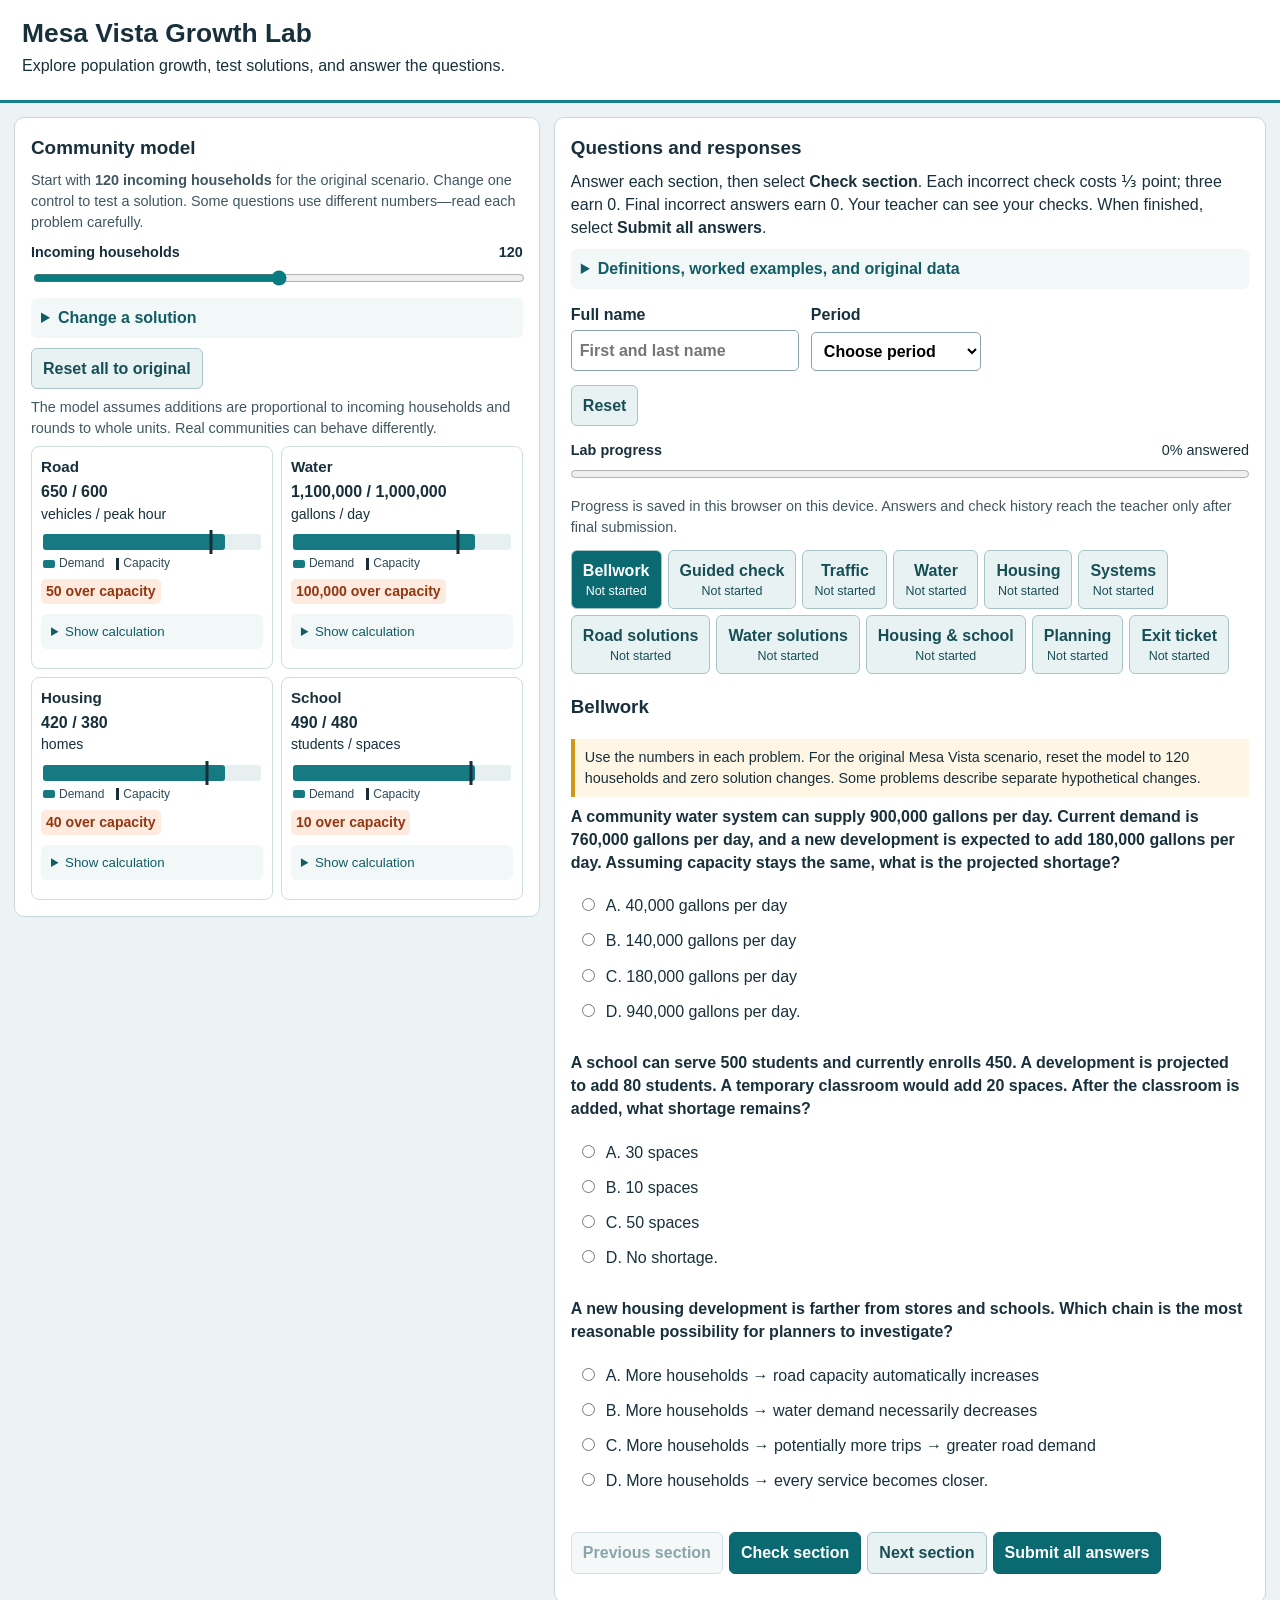
<file: growth/index.html>
<!doctype html>
<html lang="en"><head><meta charset="utf-8"><meta name="viewport" content="width=device-width, initial-scale=1"><title>Mesa Vista Growth Lab</title><link rel="stylesheet" href="mesa-vista-quiz-v6.css"></head>
<body><header class="site-header"><div><h1>Mesa Vista Growth Lab</h1><p>Explore population growth, test solutions, and answer the questions.</p></div></header>
<main class="workspace"><aside class="model panel" aria-label="Interactive community model"><h2>Community model</h2><p class="note">Start with <strong>120 incoming households</strong> for the original scenario. Change one control to test a solution. Some questions use different numbers—read each problem carefully.</p>
<label class="control" for="households"><span>Incoming households <output id="count">120</output></span><input id="households" type="range" min="0" max="240" value="120" step="1"></label>
<details><summary>Change a solution</summary><p class="note">These controls are independent fictional changes. A change does not affect other systems automatically.</p><label class="control">Fewer road trips per peak hour <input id="road-reduction" type="number" min="0" max="500" step="1" value="0"></label><label class="control">Added water capacity (gallons/day) <input id="water-added" type="number" min="0" max="1000000" step="10000" value="0"></label><label class="control">Added suitable homes <input id="homes-added" type="number" min="0" max="500" step="1" value="0"></label><label class="control">Added school spaces <input id="school-added" type="number" min="0" max="500" step="1" value="0"></label></details>
<button id="reset" type="button" class="secondary">Reset all to original</button><p class="note">The model assumes additions are proportional to incoming households and rounds to whole units. Real communities can behave differently.</p><div id="cards" class="cards" aria-live="polite"></div></aside>
<section class="quiz panel" id="quiz"><h2>Questions and responses</h2><p>Answer each section, then select <strong>Check section</strong>. Each incorrect check costs ⅓ point; three earn 0. Final incorrect answers earn 0. Your teacher can see your checks. When finished, select <strong>Submit all answers</strong>.</p>
<details class="reference"><summary>Definitions, worked examples, and original data</summary><p><strong>Demand</strong> is the amount needed; <strong>capacity</strong> is the amount a system can provide. Compare the same units and time period. If demand is higher, shortage = demand − capacity. If capacity is higher, unused capacity = capacity − demand.</p><p><strong>Example 1:</strong> 420 + 70 = 490 students. With 480 spaces, the shortage is 10.</p><p><strong>Example 2:</strong> 440 students + 80 = 520; 500 spaces + 30 = 530; 10 spaces remain.</p><p><strong>Percentage change:</strong> change ÷ original amount × 100. An increase of 30 from 120 is 25%.</p><p><strong>Original data at 120 households:</strong> Road 450 + 200 vehicles, capacity 600 per peak hour. Water 800,000 + 300,000 gallons/day, capacity 1,000,000. Housing 300 occupied + 120 incoming households, 380 homes total. School 420 + 70 students, capacity 480.</p><p><strong>Project choices:</strong> A costs 90 credits and adds 150,000 gallons/day of water capacity; B costs 70 credits and adds 30 school spaces; C costs 60 credits and adds 25 homes. The budget is 100 credits. These are separate fictional alternatives.</p></details>
<div class="identity"><label>Full name <input id="student-name" autocomplete="name" maxlength="100" placeholder="First and last name"></label><label>Period <select id="student-period"><option value="">Choose period</option><option value="6">Period 6</option><option value="7">Period 7</option></select></label></div><div class="identity-actions"><button id="new-student" type="button" class="secondary">Reset</button></div><div class="progress-wrap"><div class="progress-heading"><strong>Lab progress</strong><span id="progress-label">0% complete</span></div><progress id="progress" value="0" max="100" aria-label="Lab progress"></progress></div><p class="note">Progress is saved in this browser on this device. Answers and check history reach the teacher only after final submission.</p><nav id="section-nav" class="quiz-nav" aria-label="Question sections"></nav><div id="quiz-content"></div><p id="check-status" role="status"></p><div class="quiz-actions"><button type="button" id="previous" class="secondary">Previous section</button><button type="button" id="check-section">Check section</button><button type="button" id="next" class="secondary">Next section</button><button type="button" id="submit">Submit all answers</button></div><p id="submit-status" role="status"></p></section></main>
<script src="mesa-vista-questions-v5.js"></script><script src="mesa-vista-model-v6.js"></script><script src="mesa-vista-quiz-v7.js"></script></body></html>
</file>
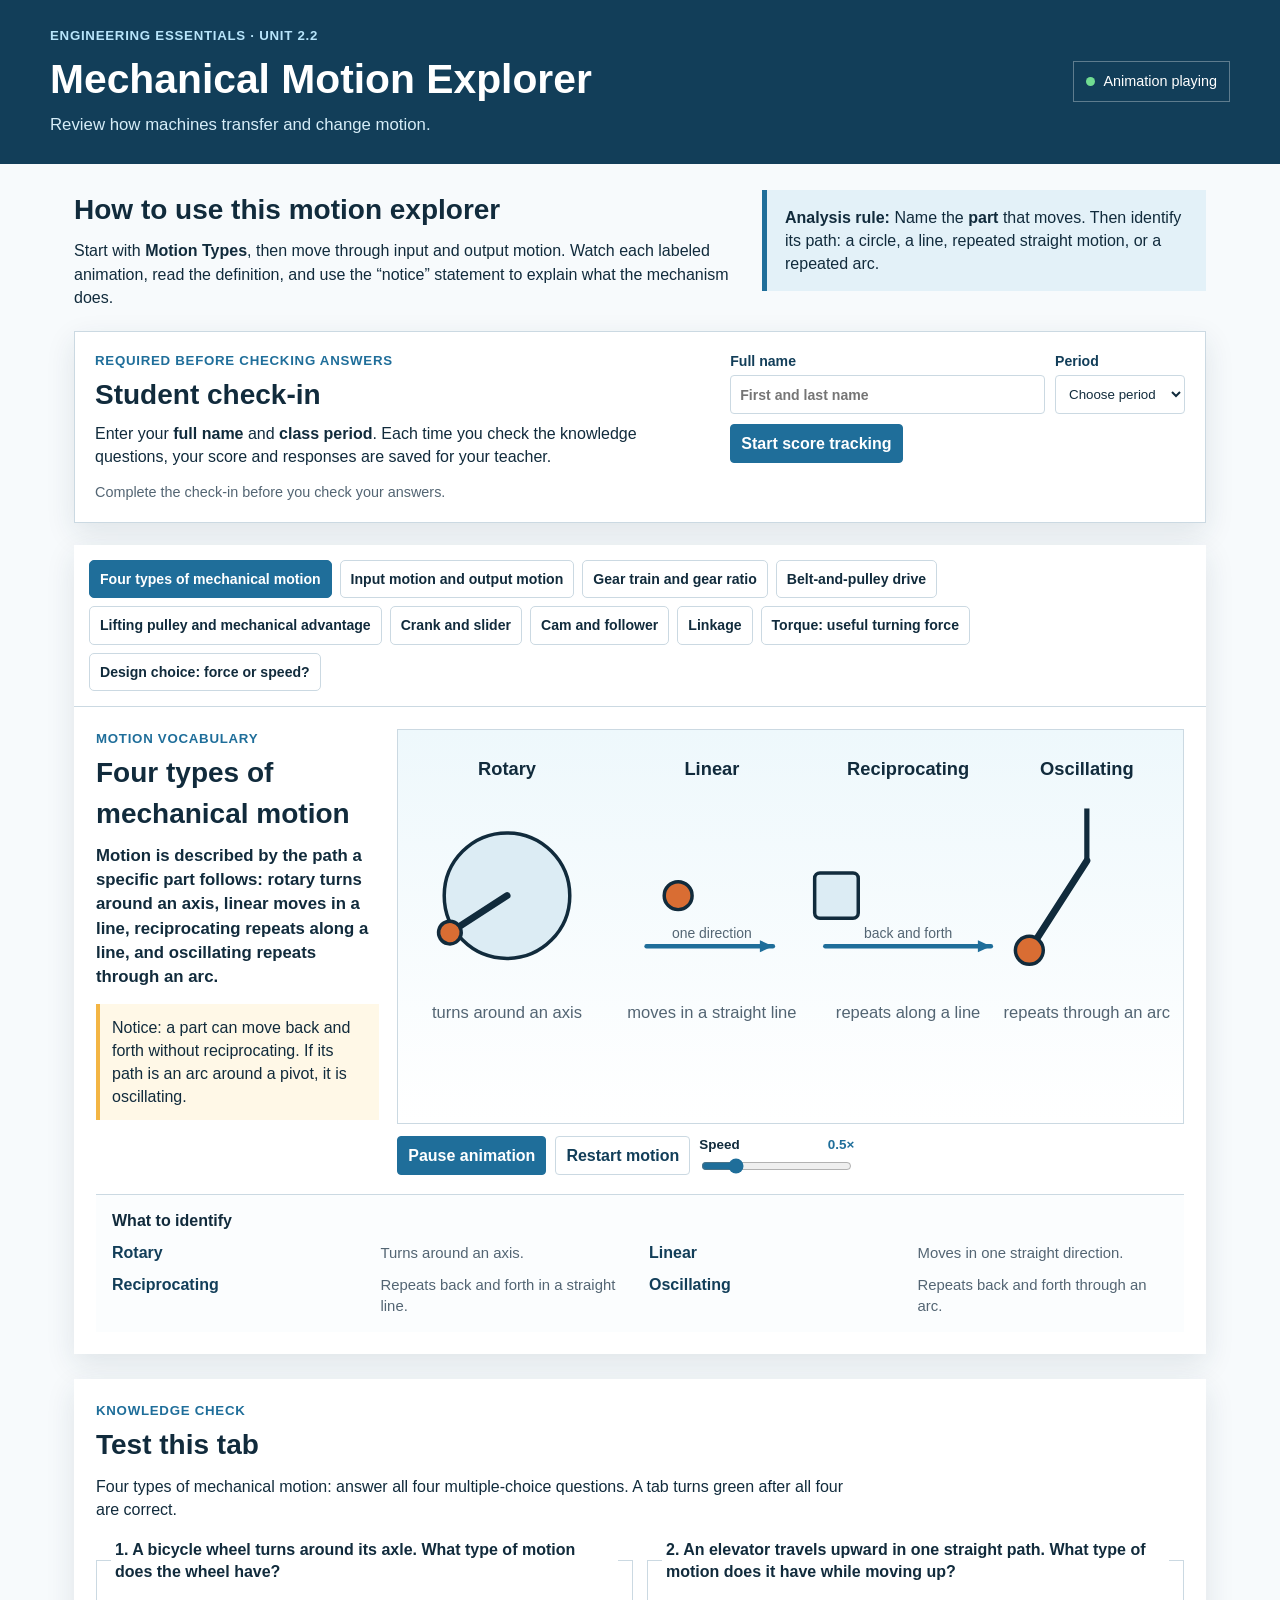
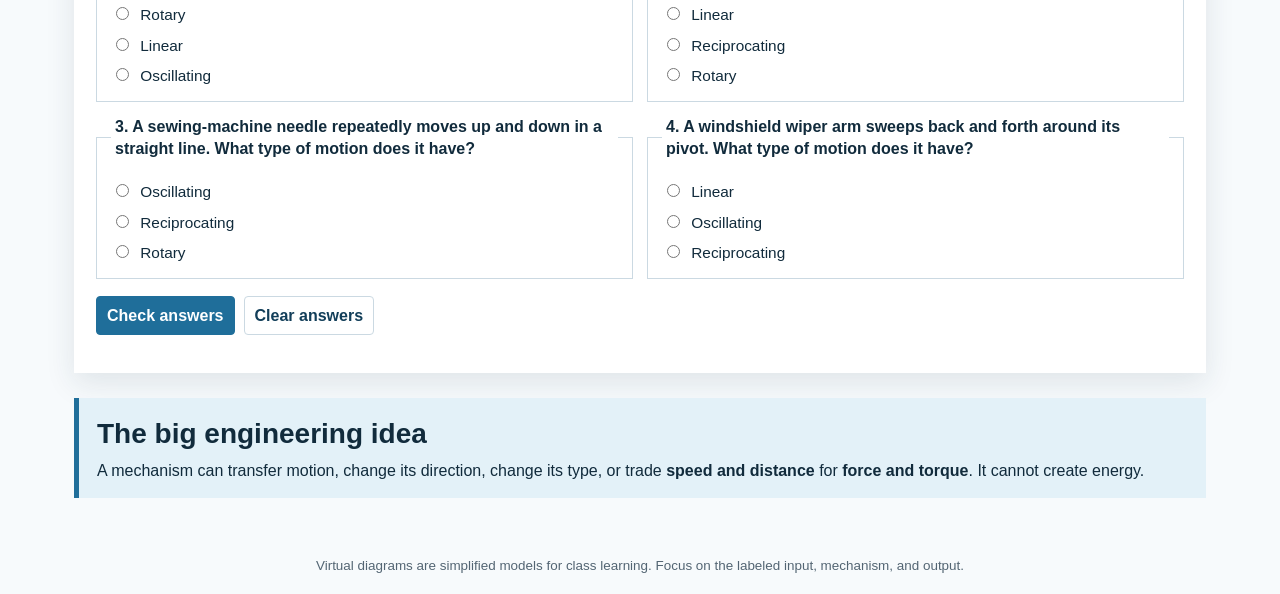
<file: m/index.html>
<!doctype html>
<html lang="en">
  <head>
    <meta charset="utf-8" />
    <meta name="viewport" content="width=device-width, initial-scale=1" />
    <meta name="theme-color" content="#12324a" />
    <title>Mechanical Motion Explorer</title>
    <link rel="stylesheet" href="styles.css?v=comparison3" />
  </head>
  <body>
    <header class="site-header">
      <div>
        <p class="eyebrow">Engineering Essentials · Unit 2.2</p>
        <h1>Mechanical Motion Explorer</h1>
        <p class="subhead">Review how machines transfer and change motion.</p>
      </div>
      <div class="header-status" aria-live="polite">
        <span class="status-dot" aria-hidden="true"></span>
        <span id="statusText">Animation playing</span>
      </div>
    </header>

    <main>
      <section class="intro" aria-labelledby="start-heading">
        <div>
          <h2 id="start-heading">How to use this motion explorer</h2>
          <p>Start with <strong>Motion Types</strong>, then move through input and output motion. Watch each labeled animation, read the definition, and use the “notice” statement to explain what the mechanism does.</p>
        </div>
        <div class="analysis-rule">
          <strong>Analysis rule:</strong> Name the <strong>part</strong> that moves. Then identify its path: a circle, a line, repeated straight motion, or a repeated arc.
        </div>
      </section>

      <section class="tracker-card" aria-labelledby="tracker-heading">
        <div>
          <p class="topic-kicker">Required before checking answers</p>
          <h2 id="tracker-heading">Student check-in</h2>
          <p>Enter your <strong>full name</strong> and <strong>class period</strong>. Each time you check the knowledge questions, your score and responses are saved for your teacher.</p>
        </div>
        <form id="trackerForm" class="tracker-form" novalidate>
          <label>Full name<input id="studentName" type="text" autocomplete="name" placeholder="First and last name" required /></label>
          <label>Period<select id="studentPeriod" required><option value="">Choose period</option><option value="6th period">6th period</option><option value="7th period">7th period</option></select></label>
          <button class="primary-button" id="startTracking" type="submit">Start score tracking</button>
        </form>
        <p class="tracker-status" id="trackerStatus" aria-live="polite">Complete the check-in before you check your answers.</p>
      </section>

      <section class="topic-shell" aria-label="Mechanical motion topics">
        <nav class="topic-nav" aria-label="Choose a concept" id="topicNav"></nav>

        <article class="explorer-panel">
          <div class="concept-copy">
            <p class="topic-kicker" id="topicGroup"></p>
            <h2 id="topicTitle"></h2>
            <p class="definition" id="topicDefinition"></p>
            <p class="notice" id="topicNotice"></p>
          </div>

          <div class="motion-stage-wrap">
            <div class="motion-stage" id="motionStage" aria-live="polite">
              <svg id="motionSvg" viewBox="0 0 900 450" role="img" aria-labelledby="svgTitle svgDescription">
                <title id="svgTitle">Mechanical motion animation</title>
                <desc id="svgDescription">Choose a concept to view its animated diagram.</desc>
                <g id="diagram"></g>
              </svg>
            </div>
            <div class="controls" aria-label="Animation controls">
              <button class="primary-button" id="playPause" type="button" aria-pressed="true">Pause animation</button>
              <button class="secondary-button" id="reset" type="button">Restart motion</button>
              <label class="speed-control" for="speed">
                Speed <output id="speedValue">0.5×</output>
                <input id="speed" type="range" min="0.25" max="1.5" value="0.5" step="0.25" />
              </label>
            </div>
          </div>

          <aside class="evidence-panel" aria-labelledby="evidence-heading">
            <h3 id="evidence-heading">What to identify</h3>
            <dl id="evidenceList"></dl>
          </aside>
        </article>
      </section>

      <section class="knowledge-check" aria-labelledby="check-heading">
        <div class="check-intro">
          <p class="topic-kicker">Knowledge check</p>
          <h2 id="check-heading">Test this tab</h2>
          <p id="checkInstructions">Choose a topic tab, use its animation, then answer its four multiple-choice questions. A tab turns green after all four answers are correct.</p>
        </div>
        <form id="knowledgeCheck" class="question-grid" novalidate></form>
        <div class="question-actions">
          <button class="primary-button" id="checkAnswers" type="button">Check answers</button>
          <button class="secondary-button" id="resetQuestions" type="button">Clear answers</button>
        </div>
        <div class="check-feedback" id="checkFeedback" aria-live="polite"></div>
      </section>

      <section class="key-idea" aria-labelledby="key-heading">
        <h2 id="key-heading">The big engineering idea</h2>
        <p>A mechanism can transfer motion, change its direction, change its type, or trade <strong>speed and distance</strong> for <strong>force and torque</strong>. It cannot create energy.</p>
      </section>
    </main>

    <footer>
      Virtual diagrams are simplified models for class learning. Focus on the labeled input, mechanism, and output.
    </footer>

    <script src="app.js?v=comparison3"></script>
  </body>
</html>
</file>
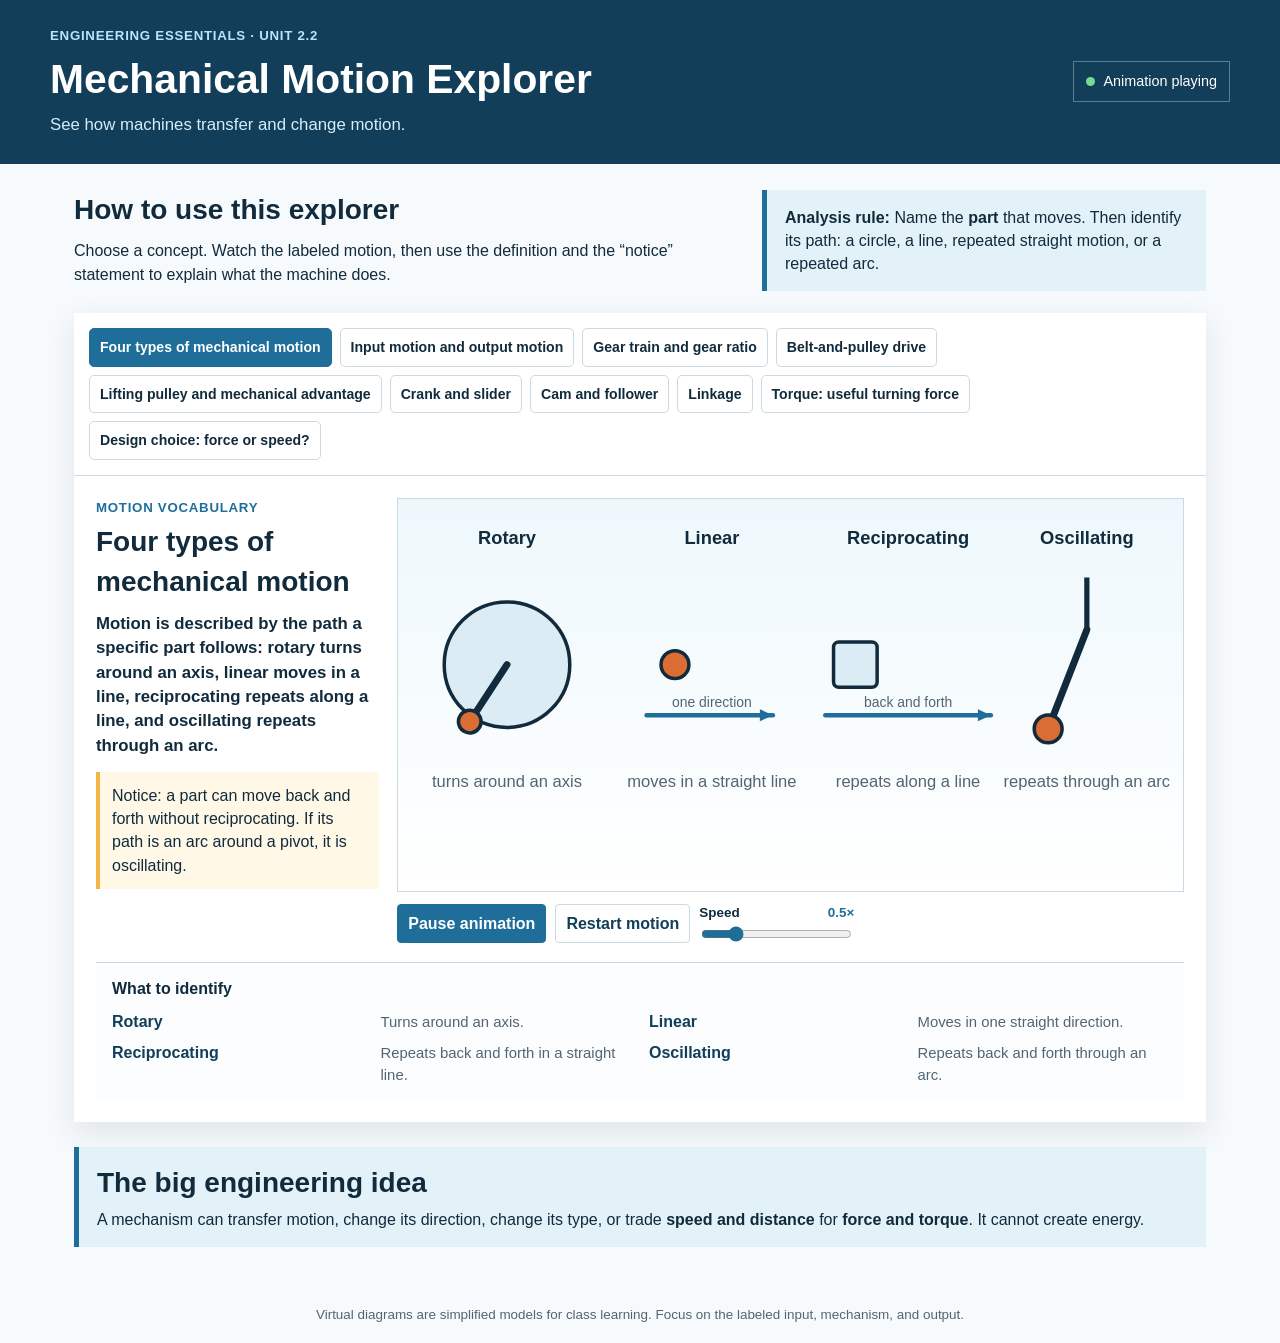
<file: mechanical-motion/index.html>
<!doctype html>
<html lang="en">
  <head>
    <meta charset="utf-8" />
    <meta name="viewport" content="width=device-width, initial-scale=1" />
    <meta name="theme-color" content="#12324a" />
    <title>Mechanical Motion Explorer</title>
    <link rel="stylesheet" href="styles.css?v=f062a2c" />
  </head>
  <body>
    <header class="site-header">
      <div>
        <p class="eyebrow">Engineering Essentials · Unit 2.2</p>
        <h1>Mechanical Motion Explorer</h1>
        <p class="subhead">See how machines transfer and change motion.</p>
      </div>
      <div class="header-status" aria-live="polite">
        <span class="status-dot" aria-hidden="true"></span>
        <span id="statusText">Animation playing</span>
      </div>
    </header>

    <main>
      <section class="intro" aria-labelledby="start-heading">
        <div>
          <h2 id="start-heading">How to use this explorer</h2>
          <p>Choose a concept. Watch the labeled motion, then use the definition and the “notice” statement to explain what the machine does.</p>
        </div>
        <div class="analysis-rule">
          <strong>Analysis rule:</strong> Name the <strong>part</strong> that moves. Then identify its path: a circle, a line, repeated straight motion, or a repeated arc.
        </div>
      </section>

      <section class="topic-shell" aria-label="Mechanical motion topics">
        <nav class="topic-nav" aria-label="Choose a concept" id="topicNav"></nav>

        <article class="explorer-panel">
          <div class="concept-copy">
            <p class="topic-kicker" id="topicGroup"></p>
            <h2 id="topicTitle"></h2>
            <p class="definition" id="topicDefinition"></p>
            <p class="notice" id="topicNotice"></p>
          </div>

          <div class="motion-stage-wrap">
            <div class="motion-stage" id="motionStage" aria-live="polite">
              <svg id="motionSvg" viewBox="0 0 900 450" role="img" aria-labelledby="svgTitle svgDescription">
                <title id="svgTitle">Mechanical motion animation</title>
                <desc id="svgDescription">Choose a concept to view its animated diagram.</desc>
                <g id="diagram"></g>
              </svg>
            </div>
            <div class="controls" aria-label="Animation controls">
              <button class="primary-button" id="playPause" type="button" aria-pressed="true">Pause animation</button>
              <button class="secondary-button" id="reset" type="button">Restart motion</button>
              <label class="speed-control" for="speed">
                Speed <output id="speedValue">0.5×</output>
                <input id="speed" type="range" min="0.25" max="1.5" value="0.5" step="0.25" />
              </label>
            </div>
          </div>

          <aside class="evidence-panel" aria-labelledby="evidence-heading">
            <h3 id="evidence-heading">What to identify</h3>
            <dl id="evidenceList"></dl>
          </aside>
        </article>
      </section>

      <section class="key-idea" aria-labelledby="key-heading">
        <h2 id="key-heading">The big engineering idea</h2>
        <p>A mechanism can transfer motion, change its direction, change its type, or trade <strong>speed and distance</strong> for <strong>force and torque</strong>. It cannot create energy.</p>
      </section>
    </main>

    <footer>
      Virtual diagrams are simplified models for class learning. Focus on the labeled input, mechanism, and output.
    </footer>

    <script src="app.js?v=664fa15"></script>
  </body>
</html>
</file>
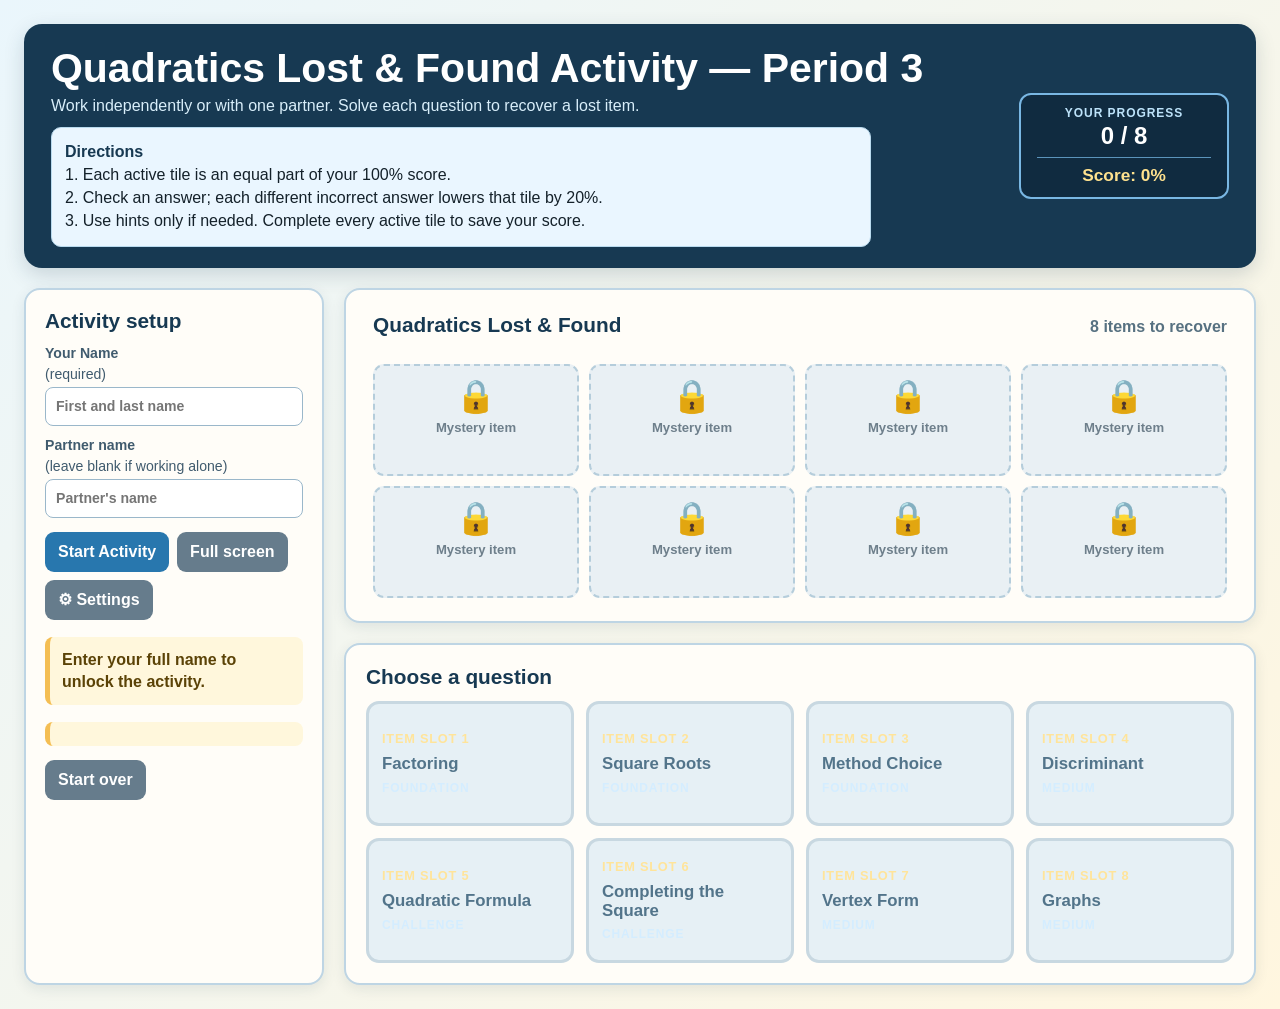
<file: sat3/index.html>
<!doctype html>
<html lang="en">
<head>
  <meta charset="utf-8">
  <meta name="viewport" content="width=device-width, initial-scale=1">
  <title>SAT Math Prep Period 3 — Quadratics Lost & Found Activity</title>
  <style>
    :root { --navy:#173952; --blue:#2877ae; --sky:#eaf6ff; --paper:#fffdf8; --ink:#14212a; --gold:#f4be53; --green:#1d7b4d; --red:#b34141; --line:#bed5e4; }
    * { box-sizing:border-box; }
    body { margin:0; min-height:100vh; color:var(--ink); background:linear-gradient(135deg,#eaf6fc,#fff6df); font-family:Arial,Helvetica,sans-serif; }
    button,input { font:inherit; } button { cursor:pointer; }
    .app { max-width:1440px; margin:0 auto; padding:24px; }
    header { display:flex; align-items:center; justify-content:space-between; gap:18px; padding:21px 27px; color:#fff; background:var(--navy); border-radius:18px; box-shadow:0 7px 20px #1537502b; }
    h1 { margin:0; font-size:clamp(1.65rem,3.2vw,2.7rem); } header p { margin:5px 0 0; color:#d8eefa; }
    .progress { min-width:210px; padding:11px 16px; border:2px solid #79b7e3; border-radius:12px; background:#102b40; text-align:center; }
    .progress-label { display:block; color:#bde3fa; font-size:.75rem; font-weight:800; letter-spacing:.08em; text-transform:uppercase; }
    #progressText { display:block; margin-top:2px; font-size:1.5rem; font-weight:900; }
    #scoreText { display:block; margin-top:7px; padding-top:7px; border-top:1px solid #5b94bb; color:#ffe28e; font-size:1.08rem; font-weight:900; }
    .layout { display:grid; grid-template-columns:300px minmax(0,1fr); gap:20px; margin-top:20px; }
    .card { border:2px solid var(--line); border-radius:16px; background:var(--paper); box-shadow:0 4px 14px #18394f18; }
    .controls { padding:19px; } h2 { margin:0 0 12px; color:var(--navy); font-size:1.3rem; }
    label { display:grid; gap:5px; margin-top:11px; color:#405b6e; font-size:.88rem; font-weight:800; }
    input { min-height:39px; padding:8px 10px; border:1px solid #9ab7ca; border-radius:8px; color:var(--ink); background:#fff; }
    .btn { min-height:40px; padding:9px 13px; border:0; border-radius:9px; background:var(--blue); color:#fff; font-weight:900; }
    .btn:hover { filter:brightness(1.07); } .btn.secondary { background:#667c8c; } .btn.gold { color:#432e00; background:var(--gold); }
    .button-row { display:flex; flex-wrap:wrap; gap:8px; margin-top:14px; }
    .student-status { margin-top:17px; padding:12px; border-left:5px solid var(--gold); border-radius:8px; background:#fff7dc; color:#5b4307; line-height:1.4; font-weight:700; }
    .directions { margin-top:18px; padding:13px; border-radius:10px; background:var(--sky); border:1px solid #b9daee; line-height:1.43; }
    header .directions { max-width:820px; margin-top:12px; color:var(--ink); }
    .directions strong { color:var(--navy); }
    details { margin-top:13px; border:1px solid #b9d1df; border-radius:10px; background:#f7fbfe; }
    summary { padding:11px 12px; color:var(--navy); cursor:pointer; font-weight:900; }
    .settings-note { margin:0 12px 8px; color:#506b7c; font-size:.84rem; line-height:1.35; }
    .power-settings { max-height:340px; overflow:auto; padding:0 12px 12px; }
    .item-setting { display:grid; grid-template-columns:64px 1fr; gap:10px; margin-top:10px; padding:10px; border:1px solid #c8d9e4; border-radius:8px; background:#fff; }
    .item-preview { display:flex; flex-direction:column; align-items:center; justify-content:center; gap:3px; min-height:64px; border:1px solid #e0a32d; border-radius:8px; background:#fff7da; color:#684900; }
    .item-preview span { font-size:2.2rem; line-height:1; }
    .item-preview small { font-size:.64rem; font-weight:900; text-transform:uppercase; }
    .item-fields { min-width:0; }
    .item-setting strong { display:block; color:#345a74; font-size:.84rem; }
    .item-setting label { margin-top:7px; font-size:.78rem; }
    .item-setting input { min-height:33px; font-size:.88rem; }
    .item-options { display:flex; flex-wrap:wrap; gap:8px 14px; align-items:end; margin-top:8px; }
    .item-options label { display:flex; flex:0 0 auto; align-items:center; gap:6px; margin:0; color:#345a74; font-weight:800; }
    .item-options input[type="checkbox"] { width:17px; min-height:17px; margin:0; accent-color:var(--blue); }
    .item-options select { min-height:33px; padding:5px 8px; border:1px solid #a9c3d4; border-radius:7px; background:#fff; color:#183b55; font:inherit; }
    .story { padding:23px 27px; min-height:253px; } .story-head { display:flex; align-items:baseline; justify-content:space-between; gap:16px; }
    .story-head p { margin:0; color:#577181; font-weight:800; }
    .vault { display:grid; grid-template-columns:repeat(4,minmax(115px,1fr)); gap:10px; margin-top:15px; }
    .power-card { min-height:112px; padding:11px 9px; border:2px solid #b5cddb; border-radius:11px; background:#f6fbfe; text-align:center; }
    .power-card.locked { color:#6e7f8b; background:#e9f0f4; border-style:dashed; }
    .power-card.unlocked { border-color:#e0a32d; background:linear-gradient(145deg,#fff8dc,#ffeab0); box-shadow:0 3px 0 #cf951d; color:#543900; }
    .power-icon { display:block; font-size:2rem; } .power-name { display:block; margin-top:6px; font-size:.82rem; font-weight:900; line-height:1.1; }
    .item-svg { width:2.25rem; height:2.25rem; vertical-align:middle; }
    .tiles-card { margin-top:20px; padding:20px; } .tiles { display:grid; grid-template-columns:repeat(4,minmax(145px,1fr)); gap:12px; }
    .tile { min-height:125px; padding:13px; border:3px solid #9cc5e1; border-radius:13px; color:#fff; background:linear-gradient(145deg,#3987bc,#1d5987); box-shadow:0 4px 0 #123f60; text-align:left; }
    .tile:hover:not(:disabled) { transform:translateY(-2px); } .tile:disabled { color:#52748a; background:#e6f0f5; border-color:#c8d8e1; box-shadow:none; cursor:default; }
    .tile-num { display:block; color:#ffe49a; font-size:.8rem; font-weight:900; letter-spacing:.06em; } .tile-topic { display:block; margin-top:9px; font-size:1.05rem; font-weight:900; line-height:1.12; }
    .tile-level { display:block; margin-top:7px; color:#d4edff; font-size:.75rem; font-weight:800; text-transform:uppercase; letter-spacing:.07em; } .tile-done { display:block; margin-top:8px; color:var(--green); font-size:.8rem; font-weight:900; }
    dialog { width:min(980px,calc(100vw - 28px)); border:0; border-radius:19px; padding:0; background:var(--paper); box-shadow:0 18px 60px #0009; }
    dialog::backdrop { background:#061521b7; } .modal { padding:29px; } .modal-head { display:flex; justify-content:space-between; gap:18px; align-items:flex-start; }
    .kicker { margin:0 0 5px; color:var(--blue); font-size:.83rem; font-weight:900; letter-spacing:.09em; text-transform:uppercase; } .modal h2 { margin:0; font-size:clamp(1.5rem,3.5vw,2.55rem); }
    .close { width:39px; height:39px; border:0; border-radius:9px; color:#fff; background:#657b8b; font-size:1.5rem; font-weight:900; }
    .question { margin:23px 0; font-size:clamp(1.3rem,3vw,2.08rem); font-weight:800; line-height:1.4; } .choices { display:grid; grid-template-columns:repeat(2,minmax(0,1fr)); gap:12px; }
    .choice { min-height:67px; padding:13px 16px; border:2px solid #a8c1d0; border-radius:11px; color:var(--ink); background:#fff; text-align:left; font-size:clamp(1rem,2vw,1.32rem); font-weight:700; }
    .choice.selected { border-color:var(--gold); background:#fff8dc; box-shadow:inset 0 0 0 2px #ffedaa; } .choice.correct { border-color:var(--green); background:#e8f8ef; } .choice.incorrect { border-color:var(--red); background:#fff0f0; }
    .feedback,.hint,.solution { display:none; margin-top:18px; padding:14px 16px; border-radius:9px; line-height:1.42; } .feedback.visible,.hint.visible,.solution.visible { display:block; }
    .feedback { border-left:6px solid var(--red); background:#fff0f0; color:#762d2d; font-weight:800; } .feedback.good { border-color:var(--green); background:#e8f8ef; color:#155537; }
    .hint { border-left:6px solid var(--gold); background:#fff7d9; color:#5a4200; } .solution { border-left:6px solid var(--green); background:#eaf8ef; }
    .reward { display:none; align-items:center; gap:14px; margin-top:18px; padding:14px 16px; border:2px solid #df9f22; border-radius:10px; background:linear-gradient(135deg,#fff5c9,#ffe59d); color:#573b00; }
    .reward.visible { display:flex; } .reward-icon { font-size:3rem; line-height:1; } .reward-icon .item-svg { width:3rem; height:3rem; } .reward strong { display:block; margin-bottom:3px; }
    .steps { margin:8px 0 0 20px; padding:0; } .steps li { margin:5px 0; } .complete { display:none; margin-top:17px; padding:15px; border:2px solid var(--gold); border-radius:10px; color:#5e4203; background:#fff3cb; text-align:center; font-weight:900; }
    .complete.visible { display:block; }
    @media (max-width:920px) { .layout { grid-template-columns:1fr; } .tiles { grid-template-columns:repeat(3,minmax(135px,1fr)); } }
    @media (max-width:620px) { .app { padding:10px; } header { padding:17px; } .progress { min-width:100px; } .tiles,.vault { grid-template-columns:repeat(2,minmax(130px,1fr)); } .choices { grid-template-columns:1fr; } .story,.tiles-card,.controls,.modal { padding:17px; } }
  </style>
</head>
<body>
  <main class="app">
    <header>
      <section><h1>Quadratics Lost &amp; Found Activity — Period 3</h1><p>Work independently or with one partner. Solve each question to recover a lost item.</p><section class="directions"><strong>Directions</strong><br>1. Each active tile is an equal part of your 100% score.<br>2. Check an answer; each different incorrect answer lowers that tile by 20%.<br>3. Use hints only if needed. Complete every active tile to save your score.</section></section>
      <section class="progress"><span class="progress-label">Your progress</span><span id="progressText">0 / 8</span><span id="scoreText">Score: 0%</span></section>
    </header>
    <section class="layout">
      <aside class="card controls">
        <h2>Activity setup</h2>
        <label>Your Name <span style="font-weight:400">(required)</span><input id="studentName" placeholder="First and last name" required></label>
        <label>Partner name <span style="font-weight:400">(leave blank if working alone)</span><input id="partnerName" placeholder="Partner's name"></label>
        <div class="button-row"><button class="btn" id="saveNames">Start Activity</button><button class="btn secondary" id="fullscreen">Full screen</button><button class="btn secondary" id="settingsButton">⚙ Settings</button></div>
        <section class="student-status" id="studentStatus">Enter your full name to unlock the activity.</section>
        <section class="student-status" id="recordStatus" aria-live="polite"></section>
        <div class="button-row"><button class="btn secondary" id="resetActivity">Start over</button></div>
      </aside>
      <section>
        <section class="card story"><div class="story-head"><h2>Quadratics Lost &amp; Found</h2><p id="storyStatus">8 items to recover</p></div><section class="vault" id="vault"></section><div class="complete" id="completeMessage">Lost &amp; Found complete! You recovered all eight items and completed every question type.</div></section>
        <section class="card tiles-card"><h2>Choose a question</h2><div class="tiles" id="tiles"></div></section>
      </section>
    </section>
  </main>
  <dialog id="questionDialog">
    <section class="modal">
      <div class="modal-head"><section><p class="kicker" id="modalKicker"></p><h2 id="modalTitle">Question</h2></section><button class="close" id="closeDialog" aria-label="Close">×</button></div>
      <p class="question" id="questionText"></p>
      <section class="choices" id="choices"></section>
      <section class="feedback" id="feedback"></section>
      <section class="hint" id="hintBox"></section>
      <section class="solution" id="solutionBox"></section>
      <section class="reward" id="rewardBox"></section>
      <div class="button-row"><button class="btn" id="checkAnswer">Check answer</button><button class="btn gold" id="showHint">Show a hint</button><button class="btn" id="nextQuestion" disabled>Continue</button></div>
    </section>
  </dialog>
  <dialog id="settingsDialog">
    <section class="modal">
      <div class="modal-head"><section><p class="kicker">Teacher controls</p><h2>Settings</h2></section><button class="close" id="closeSettings" aria-label="Close">×</button></div>
      <details open><summary>Lost items</summary><p class="settings-note">Update the item names and descriptions before students begin. Changes appear in the vault immediately.</p><section class="power-settings" id="powerSettings"></section></details>
      <details><summary>Saved items</summary><p class="settings-note">These items are not currently in an item slot. You can edit them or swap one into any slot; the displaced item will be saved here.</p><section class="power-settings" id="savedItemsSettings"></section></details>
      <details><summary>Scoring</summary><p class="settings-note">Every active question starts at 100% and shares the 100-point activity score equally. A distinct incorrect checked answer deducts 20% from that question’s score only. The same incorrect choice cannot deduct points twice. If you turn an item off, its linked question is removed and the remaining active questions automatically share the full 100 points.</p></details>
      <div class="button-row"><button class="btn" id="doneSettings">Done</button></div>
    </section>
  </dialog>
  <script>
    const questions = [
      { topic:'Factoring', level:'Foundation', prompt:'Solve x² − 7x + 12 = 0.', choices:['x = 3 or x = 4','x = −3 or x = −4','x = 2 or x = 6','x = −2 or x = −6'], answer:0, hint:'Find two numbers whose product is 12 and whose sum is −7.', steps:['x² − 7x + 12 = (x − 3)(x − 4)','(x − 3)(x − 4) = 0','x = 3 or x = 4'], reward:{icon:'🕴️',name:"Mr. Eilken's Black Suit",text:'A sharp black suit that has somehow gone missing before the big event.'} },
      { topic:'Square Roots', level:'Foundation', prompt:'Solve (x − 6)² = 25.', choices:['x = 11 or x = 1','x = 31 or x = −19','x = 5 or x = −5','x = 6 or x = 25'], answer:0, hint:'Take the square root of each side and remember the ±.', steps:['x − 6 = ±5','x − 6 + 6 = ±5 + 6','x = 11 or x = 1'], reward:{icon:'📱',name:"Carla's Phone",text:"A phone that keeps buzzing with suspiciously well-timed quadratic reminders. Ring ring.... Who's there? YOUR MAMAA!"} },
      { topic:'Method Choice', level:'Foundation', prompt:'Which method is most efficient for (x + 5)² = 49?', choices:['Factoring','Square roots','Quadratic formula','Completing the square'], answer:1, hint:'Look at the structure before choosing a formula.', steps:['(x + 5)² already equals a number','Take square roots before doing anything else','Best method: square roots'], reward:{icon:'📷',name:"Khian's Expensive Camera",text:"A very expensive camera worth more than one of Mr. Eilken's entire paycheck... It must be returned without a single fingerprint on the lens."} },
      { topic:'Discriminant', level:'Medium', prompt:'How many real solutions does x² + 2x + 10 = 0 have?', choices:['0','1','2','Infinitely many'], answer:0, hint:'Use b² − 4ac before trying to solve.', steps:['b² − 4ac = 2² − 4(1)(10)','b² − 4ac = −36','−36 < 0, so there are 0 real solutions'], reward:{icon:'♟️',name:"Aaron's Chess Game",text:'This game is so lost... better leave it in the lost and found...'} },
      { topic:'Quadratic Formula', level:'Challenge', prompt:'Solve x² + 4x − 1 = 0.', choices:['x = −2 ± √5','x = 2 ± √5','x = −2 ± 5','x = 2 ± 1'], answer:0, hint:'Use a = 1, b = 4, and c = −1.', steps:['x = (−4 ± √(4² − 4(1)(−1))) / (2(1))','x = (−4 ± √20) / 2','x = −2 ± √5'], reward:{icon:'🎃',name:"Raquel's Clay Pumpkin",text:'A tiny handmade clay pumpkin that absolutely refuses to roll away.'} },
      { topic:'Completing the Square', level:'Challenge', prompt:'Solve x² + 6x − 7 = 0.', choices:['x = 1 or x = −7','x = 7 or x = −1','x = 3 or x = −3','x = 1 or x = 7'], answer:0, hint:'Move the constant first; then add half of 6, squared, to both sides.', steps:['x² + 6x = 7','x² + 6x + 9 = 7 + 9','(x + 3)² = 16','x + 3 = ±4','x = 1 or x = −7'], reward:{icon:'<svg class="item-svg" viewBox="0 0 64 64" role="img" aria-label="Single wireless earbud"><path fill="#f8fcff" stroke="#1b425d" stroke-width="3" stroke-linejoin="round" d="M26 5C16 5 9 13 9 24c0 9 6 16 14 18l5 1v12c0 4 3 7 7 7h3c4 0 7-3 7-7V37c6-3 10-10 10-17C55 12 49 5 40 5H26Z"/><path fill="#55b8e8" d="M30 37h12v18c0 2-2 4-4 4h-4c-2 0-4-2-4-4V37Z"/><path fill="#1b425d" d="M17 22c0-5 4-9 9-9h8v6h-8c-2 0-3 1-3 3v5h-6v-5Zm17 26h6v7h-6z"/><circle cx="43" cy="20" r="3" fill="#55b8e8"/></svg>',name:"Jesse's Earbud",text:'One mysteriously separated earbud looking for its matching twin.'} },
      { topic:'Vertex Form', level:'Medium', prompt:'What is the vertex of y = −2(x + 4)² + 9?', choices:['(4, 9)','(−4, 9)','(−4, −9)','(4, −9)'], answer:1, hint:'Compare the equation to y = a(x − h)² + k.', steps:['x + 4 = x − (−4)','h = −4 and k = 9','vertex: (−4, 9)'], reward:{icon:'🧠',name:"Lacey's Brain",text:'A brilliant brain currently taking a carefully supervised break from overthinking.'} },
      { topic:'Graphs', level:'Medium', prompt:'How many x-intercepts does y = x² − 4x + 3 have?', choices:['0','1','2','3'], answer:2, hint:'Set y equal to 0 and factor.', steps:['0 = x² − 4x + 3','0 = (x − 1)(x − 3)','x = 1 and x = 3, so there are 2 x-intercepts'], reward:{icon:'🪞',name:"Kaelynn's Handheld Mirror",text:"A handheld mirror polished enough to reflect every correct answer back at you. Mirror, mirror on the wall, what's the answer to them all?"} }
    ];
    const TARGET_ANSWER_SLOTS = [3,2,1,0,3,2,1,0];
    questions.forEach((question,index)=>{
      const correct=question.choices[question.answer];
      const choices=question.choices.filter((_,choiceIndex)=>choiceIndex!==question.answer);
      choices.splice(TARGET_ANSWER_SLOTS[index],0,correct);
      question.choices=choices;
      question.answer=TARGET_ANSWER_SLOTS[index];
    });
    const savedItems = [
      {icon:'👓',name:"Darrianna's Glasses",text:'The glasses that make every quadratic look a little clearer.'},
      {icon:'⛓️',name:"Adam's Gold Chain",text:'A gold chain with enough shine to make the correct method obvious.'},
      {icon:'🤠',name:"Wesley's Cowboy Hat",text:'A legendary cowboy hat from the wild west, recovered just in time.'},
      {icon:'📓',name:"Destiny's Notebook",text:'A notebook packed with careful work, sign checks, and important ideas.'},
      {icon:'🪪',name:"Joaquin's Late Pass From The Office",text:'An official pass that must make it back to Joaquin before the next bell.'},
      {icon:'👔',name:"Jarrik's Nice Button-Down Shirt",text:'A carefully pressed button-down that deserves to stay wrinkle-free.'},
      {icon:'🖊️',name:"Mr. Eilken's Lost Purple Marker",text:'The missing purple marker needed for the next graphing demonstration.'}
    ];
    const ACTIVITY_PERIOD = 'Period 3';
    const SETTINGS_PASSWORD = '0530';
    const SCORE_ENDPOINT = 'https://script.google.com/macros/s/AKfycbxkgmdgXSDnczZaH_-UJLAKM9bryC3IQZsRRxhbc1DcaGYxgYx5q2_7C2ypb30GXp46/exec';
    const WRONG_ANSWER_PENALTY_PERCENT = 20;
    const state = { completed:new Set(), selected:null, selectedChoice:null, marked:false, score:0, itemPoints:Array(questions.length).fill(100), attemptedChoices:new Set(), submitted:false };
    const $ = id => document.getElementById(id);
    const dialog = $('questionDialog');
    function activeQuestions() { return questions.filter(q=>q.reward.active !== false); }
    function questionValue() { return 100 / activeQuestions().length; }
    function renderNames() {
      const first=$('studentName').value.trim(), partner=$('partnerName').value.trim();
      const names=partner ? `${first || 'Student'} and ${partner}` : (first || 'Student');
      $('studentStatus').textContent = first ? `Ready, ${names}. Choose any active item slot to begin.` : 'Enter your full name to unlock the activity.';
    }
    function formatPercent(value) { return Number.isInteger(value) ? `${value}%` : `${value.toFixed(1)}%`; }
    function renderStory() {
      const active=activeQuestions();
      const completedCount=active.filter(q=>state.completed.has(questions.indexOf(q))).length;
      $('vault').innerHTML = active.map(q => state.completed.has(questions.indexOf(q))
        ? `<article class="power-card unlocked"><span class="power-icon">${q.reward.icon}</span><span class="power-name">${q.reward.name}</span></article>`
        : `<article class="power-card locked"><span class="power-icon">🔒</span><span class="power-name">Mystery item</span></article>`
      ).join('');
      $('progressText').textContent = `${completedCount} / ${active.length}`;
      $('scoreText').textContent = `Score: ${formatPercent(state.score)}`;
      $('storyStatus').textContent = completedCount === active.length ? 'All active items recovered!' : `${active.length - completedCount} item${active.length - completedCount === 1 ? '' : 's'} to recover`;
      $('completeMessage').classList.toggle('visible', active.length > 0 && completedCount === active.length);
    }
    function renderTiles() {
      const tiles=$('tiles'); tiles.innerHTML='';
      const hasName=$('studentName').value.trim().length > 0;
      questions.forEach((q,i)=>{
        if(q.reward.active === false) return;
        const tile=document.createElement('button'); tile.className='tile'; tile.disabled=state.completed.has(i) || !hasName;
        tile.innerHTML=`<span class="tile-num">ITEM SLOT ${i+1}</span><span class="tile-topic">${q.topic}</span><span class="tile-level">${q.level}</span>${state.completed.has(i)?'<span class="tile-done">COMPLETE</span>':''}`;
        tile.onclick=()=>openQuestion(i); tiles.appendChild(tile);
      });
    }
    function openQuestion(i) {
      const q=questions[i]; state.selected=i; state.selectedChoice=null; state.marked=false; state.attemptedChoices=new Set();
      $('modalKicker').textContent=`Item slot ${i+1} · ${q.topic} · ${q.level}`; $('modalTitle').textContent='Solve to reveal the next lost item'; $('questionText').textContent=q.prompt;
      const choices=$('choices'); choices.innerHTML='';
      q.choices.forEach((choice,index)=>{ const b=document.createElement('button'); b.className='choice'; b.textContent=`${String.fromCharCode(65+index)}. ${choice}`; b.onclick=()=>{ if(state.marked || state.attemptedChoices.has(index)) return; state.selectedChoice=index; choices.querySelectorAll('.choice').forEach(x=>x.classList.remove('selected')); b.classList.add('selected'); }; choices.appendChild(b); });
      $('feedback').className='feedback'; $('hintBox').className='hint'; $('hintBox').innerHTML=`<strong>Hint:</strong> ${q.hint}`;
      $('solutionBox').className='solution'; $('solutionBox').innerHTML=`<strong>Step-by-step solution</strong><ol class="steps">${q.steps.map(step=>`<li>${step}</li>`).join('')}</ol>`;
      $('rewardBox').className='reward'; $('rewardBox').innerHTML=`<span class="reward-icon">${q.reward.icon}</span><section><strong>ITEM RECOVERED: ${q.reward.name}</strong><span>${q.reward.text}</span></section>`;
      $('checkAnswer').disabled=false; $('showHint').disabled=false; $('nextQuestion').disabled=true; dialog.showModal();
    }
    function completeCurrent(message) {
      if(state.selected===null) return;
      state.completed.add(state.selected); state.score += questionValue() * state.itemPoints[state.selected] / 100; state.marked=true;
      $('feedback').className='feedback good visible'; $('feedback').textContent=message; $('solutionBox').classList.add('visible');
      $('rewardBox').classList.add('visible');
      $('checkAnswer').disabled=true; $('showHint').disabled=true; $('nextQuestion').disabled=false;
      renderStory(); renderTiles();
      const allActiveComplete=activeQuestions().every(q=>state.completed.has(questions.indexOf(q)));
      if(allActiveComplete) submitScore();
    }
    function checkAnswer() {
      if(state.selectedChoice===null) { $('feedback').className='feedback visible'; $('feedback').textContent='Choose one answer before checking.'; return; }
      const q=questions[state.selected], buttons=[...$('choices').children];
      if(state.selectedChoice===q.answer) {
        buttons[q.answer].classList.add('correct');
        const earned=questionValue() * state.itemPoints[state.selected] / 100;
        completeCurrent(`Correct! Question score: ${formatPercent(state.itemPoints[state.selected])} (${formatPercent(earned)} of the activity score). You recovered ${q.reward.name}.`);
      }
      else {
        if(state.attemptedChoices.has(state.selectedChoice)) { $('feedback').className='feedback visible'; $('feedback').textContent='You already checked that answer. Choose a different answer.'; return; }
        state.attemptedChoices.add(state.selectedChoice);
        const before=state.itemPoints[state.selected]; state.itemPoints[state.selected]=Math.max(0,before-WRONG_ANSWER_PENALTY_PERCENT);
        buttons[state.selectedChoice].classList.add('incorrect'); buttons[state.selectedChoice].disabled=true;
        const remaining=questionValue() * state.itemPoints[state.selected] / 100;
        $('feedback').className='feedback visible'; $('feedback').textContent=`Not yet. This question is now at ${formatPercent(state.itemPoints[state.selected])}, worth ${formatPercent(remaining)} of the activity score. Choose a different answer or use the hint.`;
      }
    }
    function clearProgress() {
      state.completed.clear(); state.selected=null; state.selectedChoice=null; state.marked=false; state.score=0; state.itemPoints=Array(questions.length).fill(100); state.attemptedChoices=new Set(); state.submitted=false; $('recordStatus').textContent=''; renderStory(); renderTiles();
    }
    function resetActivity() {
      if(!confirm('Start this activity over?')) return;
      clearProgress();
    }
    function submitScore() {
      if(state.submitted || SCORE_ENDPOINT === '__SCORE_ENDPOINT__') return;
      state.submitted=true;
      $('recordStatus').textContent='Saving your score...';
      const completed=activeQuestions().filter(q=>state.completed.has(questions.indexOf(q))).length;
      const payload={period:ACTIVITY_PERIOD,name:$('studentName').value.trim(),partner:$('partnerName').value.trim(),score:Number(state.score.toFixed(1)),completed,activity:'Quadratics Lost & Found'};
      fetch(SCORE_ENDPOINT,{method:'POST',mode:'no-cors',headers:{'Content-Type':'text/plain;charset=utf-8'},body:JSON.stringify(payload)})
        .then(()=>{ $('recordStatus').textContent='Score saved.'; })
        .catch(()=>{ $('recordStatus').textContent='Your score could not be saved. Please tell your teacher.'; state.submitted=false; });
    }
    function renderPowerSettings() {
      const panel=$('powerSettings'); panel.innerHTML='';
      questions.forEach((q,index)=>{
        const card=document.createElement('section'); card.className='item-setting';
        const preview=document.createElement('section'); preview.className='item-preview'; preview.innerHTML=`<span aria-hidden="true">${q.reward.icon}</span><small>Preview</small>`; card.appendChild(preview);
        const fields=document.createElement('section'); fields.className='item-fields'; card.appendChild(fields);
        const title=document.createElement('strong'); title.textContent=`Item ${index+1} · ${q.topic}`; fields.appendChild(title);
        const nameLabel=document.createElement('label'); nameLabel.textContent='Item name';
        const nameInput=document.createElement('input'); nameInput.value=q.reward.name; nameInput.addEventListener('input',()=>{ q.reward.name=nameInput.value; renderStory(); }); nameLabel.appendChild(nameInput); fields.appendChild(nameLabel);
        const descriptionLabel=document.createElement('label'); descriptionLabel.textContent='Short description';
        const descriptionInput=document.createElement('input'); descriptionInput.value=q.reward.text; descriptionInput.addEventListener('input',()=>{ q.reward.text=descriptionInput.value; }); descriptionLabel.appendChild(descriptionInput); fields.appendChild(descriptionLabel);
        const options=document.createElement('section'); options.className='item-options';
        const activeLabel=document.createElement('label'); activeLabel.textContent='Use this item';
        const activeInput=document.createElement('input'); activeInput.type='checkbox'; activeInput.checked=q.reward.active !== false;
        activeInput.addEventListener('change',()=>{
          if(!activeInput.checked && activeQuestions().length === 1) { activeInput.checked=true; alert('Keep at least one item active.'); return; }
          q.reward.active=activeInput.checked; clearProgress(); renderPowerSettings();
        });
        activeLabel.prepend(activeInput); options.appendChild(activeLabel);
        const slotLabel=document.createElement('label'); slotLabel.textContent='Move to item slot';
        const slotSelect=document.createElement('select');
        questions.forEach((_,slot)=>{ const option=document.createElement('option'); option.value=slot; option.textContent=`Slot ${slot+1}`; slotSelect.appendChild(option); });
        slotSelect.value=index;
        slotSelect.addEventListener('change',()=>{
          const target=Number(slotSelect.value);
          if(target===index) return;
          const movedReward=q.reward; q.reward=questions[target].reward; questions[target].reward=movedReward;
          clearProgress(); renderPowerSettings();
        });
        slotLabel.appendChild(slotSelect); options.appendChild(slotLabel); fields.appendChild(options);
        panel.appendChild(card);
      });
      renderSavedItems();
    }
    function renderSavedItems() {
      const panel=$('savedItemsSettings'); panel.innerHTML='';
      savedItems.forEach((item,index)=>{
        const card=document.createElement('section'); card.className='item-setting';
        const preview=document.createElement('section'); preview.className='item-preview'; preview.innerHTML=`<span aria-hidden="true">${item.icon}</span><small>Saved</small>`; card.appendChild(preview);
        const fields=document.createElement('section'); fields.className='item-fields'; card.appendChild(fields);
        const title=document.createElement('strong'); title.textContent=`Saved item ${index+1}`; fields.appendChild(title);
        const nameLabel=document.createElement('label'); nameLabel.textContent='Item name';
        const nameInput=document.createElement('input'); nameInput.value=item.name; nameInput.addEventListener('input',()=>{ item.name=nameInput.value; }); nameLabel.appendChild(nameInput); fields.appendChild(nameLabel);
        const descriptionLabel=document.createElement('label'); descriptionLabel.textContent='Short description';
        const descriptionInput=document.createElement('input'); descriptionInput.value=item.text; descriptionInput.addEventListener('input',()=>{ item.text=descriptionInput.value; }); descriptionLabel.appendChild(descriptionInput); fields.appendChild(descriptionLabel);
        const options=document.createElement('section'); options.className='item-options';
        const slotLabel=document.createElement('label'); slotLabel.textContent='Put in item slot';
        const slotSelect=document.createElement('select');
        const placeholder=document.createElement('option'); placeholder.value=''; placeholder.textContent='Choose a slot'; placeholder.disabled=true; placeholder.selected=true; slotSelect.appendChild(placeholder);
        questions.forEach((_,slot)=>{ const option=document.createElement('option'); option.value=slot; option.textContent=`Slot ${slot+1}`; slotSelect.appendChild(option); });
        slotSelect.addEventListener('change',()=>{
          if(slotSelect.value==='') return;
          const target=Number(slotSelect.value);
          const displaced=questions[target].reward;
          questions[target].reward=item;
          savedItems[index]=displaced;
          clearProgress(); renderPowerSettings();
        });
        slotLabel.appendChild(slotSelect); options.appendChild(slotLabel); fields.appendChild(options);
        panel.appendChild(card);
      });
    }
    $('saveNames').onclick=()=>{ renderNames(); renderTiles(); }; $('studentName').addEventListener('input',()=>{ renderNames(); renderTiles(); }); $('checkAnswer').onclick=checkAnswer; $('showHint').onclick=()=>$('hintBox').classList.add('visible');
    $('nextQuestion').onclick=()=>{ dialog.close(); state.selected=null; };
    $('closeDialog').onclick=()=>dialog.close(); $('resetActivity').onclick=resetActivity;
    $('settingsButton').onclick=()=>{
      const password=window.prompt('Enter the teacher settings password:');
      if(password===null) return;
      if(password!==SETTINGS_PASSWORD) { alert('Incorrect password.'); return; }
      renderPowerSettings();
      $('settingsDialog').showModal();
    };
    $('closeSettings').onclick=()=>$('settingsDialog').close();
    $('doneSettings').onclick=()=>$('settingsDialog').close();
    $('fullscreen').onclick=()=>{ if(document.fullscreenElement) document.exitFullscreen?.(); else document.documentElement.requestFullscreen?.(); };
    renderNames(); renderPowerSettings(); renderStory(); renderTiles();
  </script>
</body>
</html>
</file>
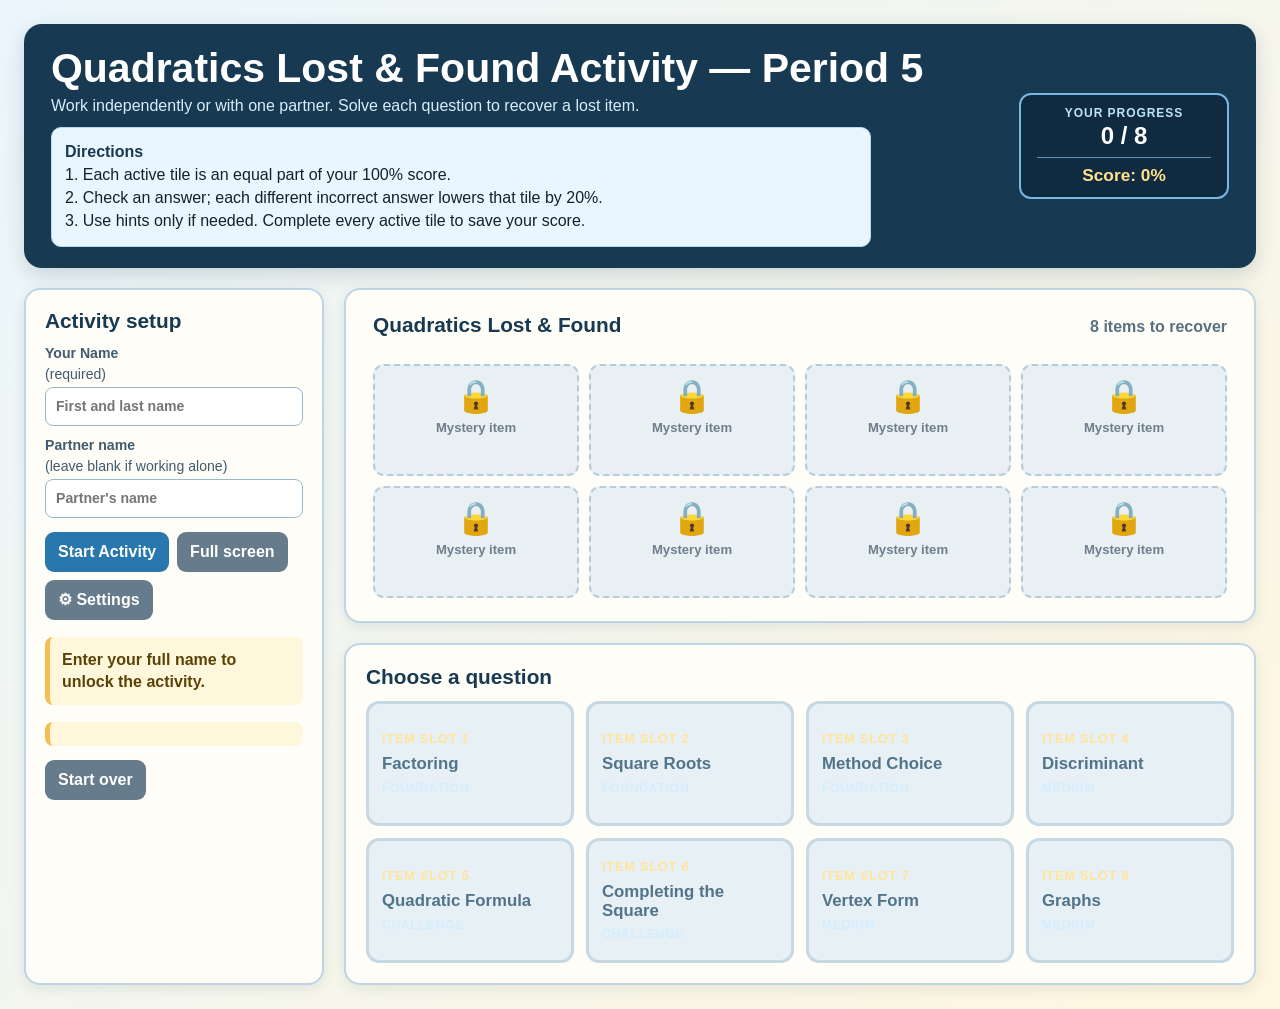
<file: sat5/index.html>
<!doctype html>
<html lang="en">
<head>
  <meta charset="utf-8">
  <meta name="viewport" content="width=device-width, initial-scale=1">
  <title>SAT Math Prep Period 5 — Quadratics Lost & Found Activity</title>
  <style>
    :root { --navy:#173952; --blue:#2877ae; --sky:#eaf6ff; --paper:#fffdf8; --ink:#14212a; --gold:#f4be53; --green:#1d7b4d; --red:#b34141; --line:#bed5e4; }
    * { box-sizing:border-box; }
    body { margin:0; min-height:100vh; color:var(--ink); background:linear-gradient(135deg,#eaf6fc,#fff6df); font-family:Arial,Helvetica,sans-serif; }
    button,input { font:inherit; } button { cursor:pointer; }
    .app { max-width:1440px; margin:0 auto; padding:24px; }
    header { display:flex; align-items:center; justify-content:space-between; gap:18px; padding:21px 27px; color:#fff; background:var(--navy); border-radius:18px; box-shadow:0 7px 20px #1537502b; }
    h1 { margin:0; font-size:clamp(1.65rem,3.2vw,2.7rem); } header p { margin:5px 0 0; color:#d8eefa; }
    .progress { min-width:210px; padding:11px 16px; border:2px solid #79b7e3; border-radius:12px; background:#102b40; text-align:center; }
    .progress-label { display:block; color:#bde3fa; font-size:.75rem; font-weight:800; letter-spacing:.08em; text-transform:uppercase; }
    #progressText { display:block; margin-top:2px; font-size:1.5rem; font-weight:900; }
    #scoreText { display:block; margin-top:7px; padding-top:7px; border-top:1px solid #5b94bb; color:#ffe28e; font-size:1.08rem; font-weight:900; }
    .layout { display:grid; grid-template-columns:300px minmax(0,1fr); gap:20px; margin-top:20px; }
    .card { border:2px solid var(--line); border-radius:16px; background:var(--paper); box-shadow:0 4px 14px #18394f18; }
    .controls { padding:19px; } h2 { margin:0 0 12px; color:var(--navy); font-size:1.3rem; }
    label { display:grid; gap:5px; margin-top:11px; color:#405b6e; font-size:.88rem; font-weight:800; }
    input { min-height:39px; padding:8px 10px; border:1px solid #9ab7ca; border-radius:8px; color:var(--ink); background:#fff; }
    .btn { min-height:40px; padding:9px 13px; border:0; border-radius:9px; background:var(--blue); color:#fff; font-weight:900; }
    .btn:hover { filter:brightness(1.07); } .btn.secondary { background:#667c8c; } .btn.gold { color:#432e00; background:var(--gold); }
    .button-row { display:flex; flex-wrap:wrap; gap:8px; margin-top:14px; }
    .student-status { margin-top:17px; padding:12px; border-left:5px solid var(--gold); border-radius:8px; background:#fff7dc; color:#5b4307; line-height:1.4; font-weight:700; }
    .directions { margin-top:18px; padding:13px; border-radius:10px; background:var(--sky); border:1px solid #b9daee; line-height:1.43; }
    header .directions { max-width:820px; margin-top:12px; color:var(--ink); }
    .directions strong { color:var(--navy); }
    details { margin-top:13px; border:1px solid #b9d1df; border-radius:10px; background:#f7fbfe; }
    summary { padding:11px 12px; color:var(--navy); cursor:pointer; font-weight:900; }
    .settings-note { margin:0 12px 8px; color:#506b7c; font-size:.84rem; line-height:1.35; }
    .power-settings { max-height:340px; overflow:auto; padding:0 12px 12px; }
    .item-setting { display:grid; grid-template-columns:64px 1fr; gap:10px; margin-top:10px; padding:10px; border:1px solid #c8d9e4; border-radius:8px; background:#fff; }
    .item-preview { display:flex; flex-direction:column; align-items:center; justify-content:center; gap:3px; min-height:64px; border:1px solid #e0a32d; border-radius:8px; background:#fff7da; color:#684900; }
    .item-preview span { font-size:2.2rem; line-height:1; }
    .item-preview small { font-size:.64rem; font-weight:900; text-transform:uppercase; }
    .item-fields { min-width:0; }
    .item-setting strong { display:block; color:#345a74; font-size:.84rem; }
    .item-setting label { margin-top:7px; font-size:.78rem; }
    .item-setting input { min-height:33px; font-size:.88rem; }
    .item-options { display:flex; flex-wrap:wrap; gap:8px 14px; align-items:end; margin-top:8px; }
    .item-options label { display:flex; flex:0 0 auto; align-items:center; gap:6px; margin:0; color:#345a74; font-weight:800; }
    .item-options input[type="checkbox"] { width:17px; min-height:17px; margin:0; accent-color:var(--blue); }
    .item-options select { min-height:33px; padding:5px 8px; border:1px solid #a9c3d4; border-radius:7px; background:#fff; color:#183b55; font:inherit; }
    .story { padding:23px 27px; min-height:253px; } .story-head { display:flex; align-items:baseline; justify-content:space-between; gap:16px; }
    .story-head p { margin:0; color:#577181; font-weight:800; }
    .vault { display:grid; grid-template-columns:repeat(4,minmax(115px,1fr)); gap:10px; margin-top:15px; }
    .power-card { min-height:112px; padding:11px 9px; border:2px solid #b5cddb; border-radius:11px; background:#f6fbfe; text-align:center; }
    .power-card.locked { color:#6e7f8b; background:#e9f0f4; border-style:dashed; }
    .power-card.unlocked { border-color:#e0a32d; background:linear-gradient(145deg,#fff8dc,#ffeab0); box-shadow:0 3px 0 #cf951d; color:#543900; }
    .power-icon { display:block; font-size:2rem; } .power-name { display:block; margin-top:6px; font-size:.82rem; font-weight:900; line-height:1.1; }
    .tiles-card { margin-top:20px; padding:20px; } .tiles { display:grid; grid-template-columns:repeat(4,minmax(145px,1fr)); gap:12px; }
    .tile { min-height:125px; padding:13px; border:3px solid #9cc5e1; border-radius:13px; color:#fff; background:linear-gradient(145deg,#3987bc,#1d5987); box-shadow:0 4px 0 #123f60; text-align:left; }
    .tile:hover:not(:disabled) { transform:translateY(-2px); } .tile:disabled { color:#52748a; background:#e6f0f5; border-color:#c8d8e1; box-shadow:none; cursor:default; }
    .tile-num { display:block; color:#ffe49a; font-size:.8rem; font-weight:900; letter-spacing:.06em; } .tile-topic { display:block; margin-top:9px; font-size:1.05rem; font-weight:900; line-height:1.12; }
    .tile-level { display:block; margin-top:7px; color:#d4edff; font-size:.75rem; font-weight:800; text-transform:uppercase; letter-spacing:.07em; } .tile-done { display:block; margin-top:8px; color:var(--green); font-size:.8rem; font-weight:900; }
    dialog { width:min(980px,calc(100vw - 28px)); border:0; border-radius:19px; padding:0; background:var(--paper); box-shadow:0 18px 60px #0009; }
    dialog::backdrop { background:#061521b7; } .modal { padding:29px; } .modal-head { display:flex; justify-content:space-between; gap:18px; align-items:flex-start; }
    .kicker { margin:0 0 5px; color:var(--blue); font-size:.83rem; font-weight:900; letter-spacing:.09em; text-transform:uppercase; } .modal h2 { margin:0; font-size:clamp(1.5rem,3.5vw,2.55rem); }
    .close { width:39px; height:39px; border:0; border-radius:9px; color:#fff; background:#657b8b; font-size:1.5rem; font-weight:900; }
    .question { margin:23px 0; font-size:clamp(1.3rem,3vw,2.08rem); font-weight:800; line-height:1.4; } .choices { display:grid; grid-template-columns:repeat(2,minmax(0,1fr)); gap:12px; }
    .choice { min-height:67px; padding:13px 16px; border:2px solid #a8c1d0; border-radius:11px; color:var(--ink); background:#fff; text-align:left; font-size:clamp(1rem,2vw,1.32rem); font-weight:700; }
    .choice.selected { border-color:var(--gold); background:#fff8dc; box-shadow:inset 0 0 0 2px #ffedaa; } .choice.correct { border-color:var(--green); background:#e8f8ef; } .choice.incorrect { border-color:var(--red); background:#fff0f0; }
    .feedback,.hint,.solution { display:none; margin-top:18px; padding:14px 16px; border-radius:9px; line-height:1.42; } .feedback.visible,.hint.visible,.solution.visible { display:block; }
    .feedback { border-left:6px solid var(--red); background:#fff0f0; color:#762d2d; font-weight:800; } .feedback.good { border-color:var(--green); background:#e8f8ef; color:#155537; }
    .hint { border-left:6px solid var(--gold); background:#fff7d9; color:#5a4200; } .solution { border-left:6px solid var(--green); background:#eaf8ef; }
    .reward { display:none; align-items:center; gap:14px; margin-top:18px; padding:14px 16px; border:2px solid #df9f22; border-radius:10px; background:linear-gradient(135deg,#fff5c9,#ffe59d); color:#573b00; }
    .reward.visible { display:flex; } .reward-icon { font-size:3rem; line-height:1; } .reward strong { display:block; margin-bottom:3px; }
    .steps { margin:8px 0 0 20px; padding:0; } .steps li { margin:5px 0; } .complete { display:none; margin-top:17px; padding:15px; border:2px solid var(--gold); border-radius:10px; color:#5e4203; background:#fff3cb; text-align:center; font-weight:900; }
    .complete.visible { display:block; }
    @media (max-width:920px) { .layout { grid-template-columns:1fr; } .tiles { grid-template-columns:repeat(3,minmax(135px,1fr)); } }
    @media (max-width:620px) { .app { padding:10px; } header { padding:17px; } .progress { min-width:100px; } .tiles,.vault { grid-template-columns:repeat(2,minmax(130px,1fr)); } .choices { grid-template-columns:1fr; } .story,.tiles-card,.controls,.modal { padding:17px; } }
  </style>
</head>
<body>
  <main class="app">
    <header>
      <section><h1>Quadratics Lost &amp; Found Activity — Period 5</h1><p>Work independently or with one partner. Solve each question to recover a lost item.</p><section class="directions"><strong>Directions</strong><br>1. Each active tile is an equal part of your 100% score.<br>2. Check an answer; each different incorrect answer lowers that tile by 20%.<br>3. Use hints only if needed. Complete every active tile to save your score.</section></section>
      <section class="progress"><span class="progress-label">Your progress</span><span id="progressText">0 / 8</span><span id="scoreText">Score: 0%</span></section>
    </header>
    <section class="layout">
      <aside class="card controls">
        <h2>Activity setup</h2>
        <label>Your Name <span style="font-weight:400">(required)</span><input id="studentName" placeholder="First and last name" required></label>
        <label>Partner name <span style="font-weight:400">(leave blank if working alone)</span><input id="partnerName" placeholder="Partner's name"></label>
        <div class="button-row"><button class="btn" id="saveNames">Start Activity</button><button class="btn secondary" id="fullscreen">Full screen</button><button class="btn secondary" id="settingsButton">⚙ Settings</button></div>
        <section class="student-status" id="studentStatus">Enter your full name to unlock the activity.</section>
        <section class="student-status" id="recordStatus" aria-live="polite"></section>
        <div class="button-row"><button class="btn secondary" id="resetActivity">Start over</button></div>
      </aside>
      <section>
        <section class="card story"><div class="story-head"><h2>Quadratics Lost &amp; Found</h2><p id="storyStatus">8 items to recover</p></div><section class="vault" id="vault"></section><div class="complete" id="completeMessage">Lost &amp; Found complete! You recovered all eight items and completed every question type.</div></section>
        <section class="card tiles-card"><h2>Choose a question</h2><div class="tiles" id="tiles"></div></section>
      </section>
    </section>
  </main>
  <dialog id="questionDialog">
    <section class="modal">
      <div class="modal-head"><section><p class="kicker" id="modalKicker"></p><h2 id="modalTitle">Question</h2></section><button class="close" id="closeDialog" aria-label="Close">×</button></div>
      <p class="question" id="questionText"></p>
      <section class="choices" id="choices"></section>
      <section class="feedback" id="feedback"></section>
      <section class="hint" id="hintBox"></section>
      <section class="solution" id="solutionBox"></section>
      <section class="reward" id="rewardBox"></section>
      <div class="button-row"><button class="btn" id="checkAnswer">Check answer</button><button class="btn gold" id="showHint">Show a hint</button><button class="btn" id="nextQuestion" disabled>Continue</button></div>
    </section>
  </dialog>
  <dialog id="settingsDialog">
    <section class="modal">
      <div class="modal-head"><section><p class="kicker">Teacher controls</p><h2>Settings</h2></section><button class="close" id="closeSettings" aria-label="Close">×</button></div>
      <details open><summary>Lost items</summary><p class="settings-note">Update the item names and descriptions before students begin. Changes appear in the vault immediately.</p><section class="power-settings" id="powerSettings"></section></details>
      <details><summary>Scoring</summary><p class="settings-note">Every active question starts at 100% and shares the 100-point activity score equally. A distinct incorrect checked answer deducts 20% from that question’s score only. The same incorrect choice cannot deduct points twice. If you turn an item off, its linked question is removed and the remaining active questions automatically share the full 100 points.</p></details>
      <div class="button-row"><button class="btn" id="doneSettings">Done</button></div>
    </section>
  </dialog>
  <script>
    const questions = [
      { topic:'Factoring', level:'Foundation', prompt:'Solve x² − 7x + 12 = 0.', choices:['x = 3 or x = 4','x = −3 or x = −4','x = 2 or x = 6','x = −2 or x = −6'], answer:0, hint:'Find two numbers whose product is 12 and whose sum is −7.', steps:['x² − 7x + 12 = (x − 3)(x − 4)','(x − 3)(x − 4) = 0','x = 3 or x = 4'], reward:{icon:'🕴️',name:"Mr. Eilken's Black Suit",text:'A sharp black suit that has somehow gone missing before the big event.'} },
      { topic:'Square Roots', level:'Foundation', prompt:'Solve (x − 6)² = 25.', choices:['x = 11 or x = 1','x = 31 or x = −19','x = 5 or x = −5','x = 6 or x = 25'], answer:0, hint:'Take the square root of each side and remember the ±.', steps:['x − 6 = ±5','x − 6 + 6 = ±5 + 6','x = 11 or x = 1'], reward:{icon:'👓',name:"Darrianna's Glasses",text:'The glasses that make every quadratic look a little clearer.'} },
      { topic:'Method Choice', level:'Foundation', prompt:'Which method is most efficient for (x + 5)² = 49?', choices:['Factoring','Square roots','Quadratic formula','Completing the square'], answer:1, hint:'Look at the structure before choosing a formula.', steps:['(x + 5)² already equals a number','Take square roots before doing anything else','Best method: square roots'], reward:{icon:'⛓️',name:"Adam's Gold Chain",text:'A gold chain with enough shine to make the correct method obvious.'} },
      { topic:'Discriminant', level:'Medium', prompt:'How many real solutions does x² + 2x + 10 = 0 have?', choices:['0','1','2','Infinitely many'], answer:0, hint:'Use b² − 4ac before trying to solve.', steps:['b² − 4ac = 2² − 4(1)(10)','b² − 4ac = −36','−36 < 0, so there are 0 real solutions'], reward:{icon:'🤠',name:"Wesley's Cowboy Hat",text:'A legendary cowboy hat from the wild west, recovered just in time.'} },
      { topic:'Quadratic Formula', level:'Challenge', prompt:'Solve x² + 4x − 1 = 0.', choices:['x = −2 ± √5','x = 2 ± √5','x = −2 ± 5','x = 2 ± 1'], answer:0, hint:'Use a = 1, b = 4, and c = −1.', steps:['x = (−4 ± √(4² − 4(1)(−1))) / (2(1))','x = (−4 ± √20) / 2','x = −2 ± √5'], reward:{icon:'📓',name:"Destiny's Notebook",text:'A notebook packed with careful work, sign checks, and important ideas.'} },
      { topic:'Completing the Square', level:'Challenge', prompt:'Solve x² + 6x − 7 = 0.', choices:['x = 1 or x = −7','x = 7 or x = −1','x = 3 or x = −3','x = 1 or x = 7'], answer:0, hint:'Move the constant first; then add half of 6, squared, to both sides.', steps:['x² + 6x = 7','x² + 6x + 9 = 7 + 9','(x + 3)² = 16','x + 3 = ±4','x = 1 or x = −7'], reward:{icon:'🪪',name:"Joaquin's Late Pass From The Office",text:'An official pass that must make it back to Joaquin before the next bell.'} },
      { topic:'Vertex Form', level:'Medium', prompt:'What is the vertex of y = −2(x + 4)² + 9?', choices:['(4, 9)','(−4, 9)','(−4, −9)','(4, −9)'], answer:1, hint:'Compare the equation to y = a(x − h)² + k.', steps:['x + 4 = x − (−4)','h = −4 and k = 9','vertex: (−4, 9)'], reward:{icon:'👔',name:"Jarrik's Nice Button-Down Shirt",text:'A carefully pressed button-down that deserves to stay wrinkle-free.'} },
      { topic:'Graphs', level:'Medium', prompt:'How many x-intercepts does y = x² − 4x + 3 have?', choices:['0','1','2','3'], answer:2, hint:'Set y equal to 0 and factor.', steps:['0 = x² − 4x + 3','0 = (x − 1)(x − 3)','x = 1 and x = 3, so there are 2 x-intercepts'], reward:{icon:'🖊️',name:"Mr. Eilken's Lost Purple Marker",text:'The missing purple marker needed for the next graphing demonstration.'} }
    ];
    const TARGET_ANSWER_SLOTS = [3,2,1,0,3,2,1,0];
    questions.forEach((question,index)=>{
      const correct=question.choices[question.answer];
      const choices=question.choices.filter((_,choiceIndex)=>choiceIndex!==question.answer);
      choices.splice(TARGET_ANSWER_SLOTS[index],0,correct);
      question.choices=choices;
      question.answer=TARGET_ANSWER_SLOTS[index];
    });
    const ACTIVITY_PERIOD = 'Period 5';
    const SETTINGS_PASSWORD = '0530';
    const SCORE_ENDPOINT = 'https://script.google.com/macros/s/AKfycbxkgmdgXSDnczZaH_-UJLAKM9bryC3IQZsRRxhbc1DcaGYxgYx5q2_7C2ypb30GXp46/exec';
    const WRONG_ANSWER_PENALTY_PERCENT = 20;
    const state = { completed:new Set(), selected:null, selectedChoice:null, marked:false, score:0, itemPoints:Array(questions.length).fill(100), attemptedChoices:new Set(), submitted:false };
    const $ = id => document.getElementById(id);
    const dialog = $('questionDialog');
    function activeQuestions() { return questions.filter(q=>q.reward.active !== false); }
    function questionValue() { return 100 / activeQuestions().length; }
    function renderNames() {
      const first=$('studentName').value.trim(), partner=$('partnerName').value.trim();
      const names=partner ? `${first || 'Student'} and ${partner}` : (first || 'Student');
      $('studentStatus').textContent = first ? `Ready, ${names}. Choose any active item slot to begin.` : 'Enter your full name to unlock the activity.';
    }
    function formatPercent(value) { return Number.isInteger(value) ? `${value}%` : `${value.toFixed(1)}%`; }
    function renderStory() {
      const active=activeQuestions();
      const completedCount=active.filter(q=>state.completed.has(questions.indexOf(q))).length;
      $('vault').innerHTML = active.map(q => state.completed.has(questions.indexOf(q))
        ? `<article class="power-card unlocked"><span class="power-icon">${q.reward.icon}</span><span class="power-name">${q.reward.name}</span></article>`
        : `<article class="power-card locked"><span class="power-icon">🔒</span><span class="power-name">Mystery item</span></article>`
      ).join('');
      $('progressText').textContent = `${completedCount} / ${active.length}`;
      $('scoreText').textContent = `Score: ${formatPercent(state.score)}`;
      $('storyStatus').textContent = completedCount === active.length ? 'All active items recovered!' : `${active.length - completedCount} item${active.length - completedCount === 1 ? '' : 's'} to recover`;
      $('completeMessage').classList.toggle('visible', active.length > 0 && completedCount === active.length);
    }
    function renderTiles() {
      const tiles=$('tiles'); tiles.innerHTML='';
      const hasName=$('studentName').value.trim().length > 0;
      questions.forEach((q,i)=>{
        if(q.reward.active === false) return;
        const tile=document.createElement('button'); tile.className='tile'; tile.disabled=state.completed.has(i) || !hasName;
        tile.innerHTML=`<span class="tile-num">ITEM SLOT ${i+1}</span><span class="tile-topic">${q.topic}</span><span class="tile-level">${q.level}</span>${state.completed.has(i)?'<span class="tile-done">COMPLETE</span>':''}`;
        tile.onclick=()=>openQuestion(i); tiles.appendChild(tile);
      });
    }
    function openQuestion(i) {
      const q=questions[i]; state.selected=i; state.selectedChoice=null; state.marked=false; state.attemptedChoices=new Set();
      $('modalKicker').textContent=`Item slot ${i+1} · ${q.topic} · ${q.level}`; $('modalTitle').textContent='Solve to reveal the next lost item'; $('questionText').textContent=q.prompt;
      const choices=$('choices'); choices.innerHTML='';
      q.choices.forEach((choice,index)=>{ const b=document.createElement('button'); b.className='choice'; b.textContent=`${String.fromCharCode(65+index)}. ${choice}`; b.onclick=()=>{ if(state.marked || state.attemptedChoices.has(index)) return; state.selectedChoice=index; choices.querySelectorAll('.choice').forEach(x=>x.classList.remove('selected')); b.classList.add('selected'); }; choices.appendChild(b); });
      $('feedback').className='feedback'; $('hintBox').className='hint'; $('hintBox').innerHTML=`<strong>Hint:</strong> ${q.hint}`;
      $('solutionBox').className='solution'; $('solutionBox').innerHTML=`<strong>Step-by-step solution</strong><ol class="steps">${q.steps.map(step=>`<li>${step}</li>`).join('')}</ol>`;
      $('rewardBox').className='reward'; $('rewardBox').innerHTML=`<span class="reward-icon">${q.reward.icon}</span><section><strong>ITEM RECOVERED: ${q.reward.name}</strong><span>${q.reward.text}</span></section>`;
      $('checkAnswer').disabled=false; $('showHint').disabled=false; $('nextQuestion').disabled=true; dialog.showModal();
    }
    function completeCurrent(message) {
      if(state.selected===null) return;
      state.completed.add(state.selected); state.score += questionValue() * state.itemPoints[state.selected] / 100; state.marked=true;
      $('feedback').className='feedback good visible'; $('feedback').textContent=message; $('solutionBox').classList.add('visible');
      $('rewardBox').classList.add('visible');
      $('checkAnswer').disabled=true; $('showHint').disabled=true; $('nextQuestion').disabled=false;
      renderStory(); renderTiles();
      const allActiveComplete=activeQuestions().every(q=>state.completed.has(questions.indexOf(q)));
      if(allActiveComplete) submitScore();
    }
    function checkAnswer() {
      if(state.selectedChoice===null) { $('feedback').className='feedback visible'; $('feedback').textContent='Choose one answer before checking.'; return; }
      const q=questions[state.selected], buttons=[...$('choices').children];
      if(state.selectedChoice===q.answer) {
        buttons[q.answer].classList.add('correct');
        const earned=questionValue() * state.itemPoints[state.selected] / 100;
        completeCurrent(`Correct! Question score: ${formatPercent(state.itemPoints[state.selected])} (${formatPercent(earned)} of the activity score). You recovered ${q.reward.name}.`);
      }
      else {
        if(state.attemptedChoices.has(state.selectedChoice)) { $('feedback').className='feedback visible'; $('feedback').textContent='You already checked that answer. Choose a different answer.'; return; }
        state.attemptedChoices.add(state.selectedChoice);
        const before=state.itemPoints[state.selected]; state.itemPoints[state.selected]=Math.max(0,before-WRONG_ANSWER_PENALTY_PERCENT);
        buttons[state.selectedChoice].classList.add('incorrect'); buttons[state.selectedChoice].disabled=true;
        const remaining=questionValue() * state.itemPoints[state.selected] / 100;
        $('feedback').className='feedback visible'; $('feedback').textContent=`Not yet. This question is now at ${formatPercent(state.itemPoints[state.selected])}, worth ${formatPercent(remaining)} of the activity score. Choose a different answer or use the hint.`;
      }
    }
    function clearProgress() {
      state.completed.clear(); state.selected=null; state.selectedChoice=null; state.marked=false; state.score=0; state.itemPoints=Array(questions.length).fill(100); state.attemptedChoices=new Set(); state.submitted=false; $('recordStatus').textContent=''; renderStory(); renderTiles();
    }
    function resetActivity() {
      if(!confirm('Start this activity over?')) return;
      clearProgress();
    }
    function submitScore() {
      if(state.submitted || SCORE_ENDPOINT === '__SCORE_ENDPOINT__') return;
      state.submitted=true;
      $('recordStatus').textContent='Saving your score...';
      const completed=activeQuestions().filter(q=>state.completed.has(questions.indexOf(q))).length;
      const payload={period:ACTIVITY_PERIOD,name:$('studentName').value.trim(),partner:$('partnerName').value.trim(),score:Number(state.score.toFixed(1)),completed,activity:'Quadratics Lost & Found'};
      fetch(SCORE_ENDPOINT,{method:'POST',mode:'no-cors',headers:{'Content-Type':'text/plain;charset=utf-8'},body:JSON.stringify(payload)})
        .then(()=>{ $('recordStatus').textContent='Score saved.'; })
        .catch(()=>{ $('recordStatus').textContent='Your score could not be saved. Please tell your teacher.'; state.submitted=false; });
    }
    function renderPowerSettings() {
      const panel=$('powerSettings'); panel.innerHTML='';
      questions.forEach((q,index)=>{
        const card=document.createElement('section'); card.className='item-setting';
        const preview=document.createElement('section'); preview.className='item-preview'; preview.innerHTML=`<span aria-hidden="true">${q.reward.icon}</span><small>Preview</small>`; card.appendChild(preview);
        const fields=document.createElement('section'); fields.className='item-fields'; card.appendChild(fields);
        const title=document.createElement('strong'); title.textContent=`Item ${index+1} · ${q.topic}`; fields.appendChild(title);
        const nameLabel=document.createElement('label'); nameLabel.textContent='Item name';
        const nameInput=document.createElement('input'); nameInput.value=q.reward.name; nameInput.addEventListener('input',()=>{ q.reward.name=nameInput.value; renderStory(); }); nameLabel.appendChild(nameInput); fields.appendChild(nameLabel);
        const descriptionLabel=document.createElement('label'); descriptionLabel.textContent='Short description';
        const descriptionInput=document.createElement('input'); descriptionInput.value=q.reward.text; descriptionInput.addEventListener('input',()=>{ q.reward.text=descriptionInput.value; }); descriptionLabel.appendChild(descriptionInput); fields.appendChild(descriptionLabel);
        const options=document.createElement('section'); options.className='item-options';
        const activeLabel=document.createElement('label'); activeLabel.textContent='Use this item';
        const activeInput=document.createElement('input'); activeInput.type='checkbox'; activeInput.checked=q.reward.active !== false;
        activeInput.addEventListener('change',()=>{
          if(!activeInput.checked && activeQuestions().length === 1) { activeInput.checked=true; alert('Keep at least one item active.'); return; }
          q.reward.active=activeInput.checked; clearProgress(); renderPowerSettings();
        });
        activeLabel.prepend(activeInput); options.appendChild(activeLabel);
        const slotLabel=document.createElement('label'); slotLabel.textContent='Move to item slot';
        const slotSelect=document.createElement('select');
        questions.forEach((_,slot)=>{ const option=document.createElement('option'); option.value=slot; option.textContent=`Slot ${slot+1}`; slotSelect.appendChild(option); });
        slotSelect.value=index;
        slotSelect.addEventListener('change',()=>{
          const target=Number(slotSelect.value);
          if(target===index) return;
          const movedReward=q.reward; q.reward=questions[target].reward; questions[target].reward=movedReward;
          clearProgress(); renderPowerSettings();
        });
        slotLabel.appendChild(slotSelect); options.appendChild(slotLabel); fields.appendChild(options);
        panel.appendChild(card);
      });
    }
    $('saveNames').onclick=()=>{ renderNames(); renderTiles(); }; $('studentName').addEventListener('input',()=>{ renderNames(); renderTiles(); }); $('checkAnswer').onclick=checkAnswer; $('showHint').onclick=()=>$('hintBox').classList.add('visible');
    $('nextQuestion').onclick=()=>{ dialog.close(); state.selected=null; };
    $('closeDialog').onclick=()=>dialog.close(); $('resetActivity').onclick=resetActivity;
    $('settingsButton').onclick=()=>{
      const password=window.prompt('Enter the teacher settings password:');
      if(password===null) return;
      if(password!==SETTINGS_PASSWORD) { alert('Incorrect password.'); return; }
      renderPowerSettings();
      $('settingsDialog').showModal();
    };
    $('closeSettings').onclick=()=>$('settingsDialog').close();
    $('doneSettings').onclick=()=>$('settingsDialog').close();
    $('fullscreen').onclick=()=>{ if(document.fullscreenElement) document.exitFullscreen?.(); else document.documentElement.requestFullscreen?.(); };
    renderNames(); renderPowerSettings(); renderStory(); renderTiles();
  </script>
</body>
</html>
</file>
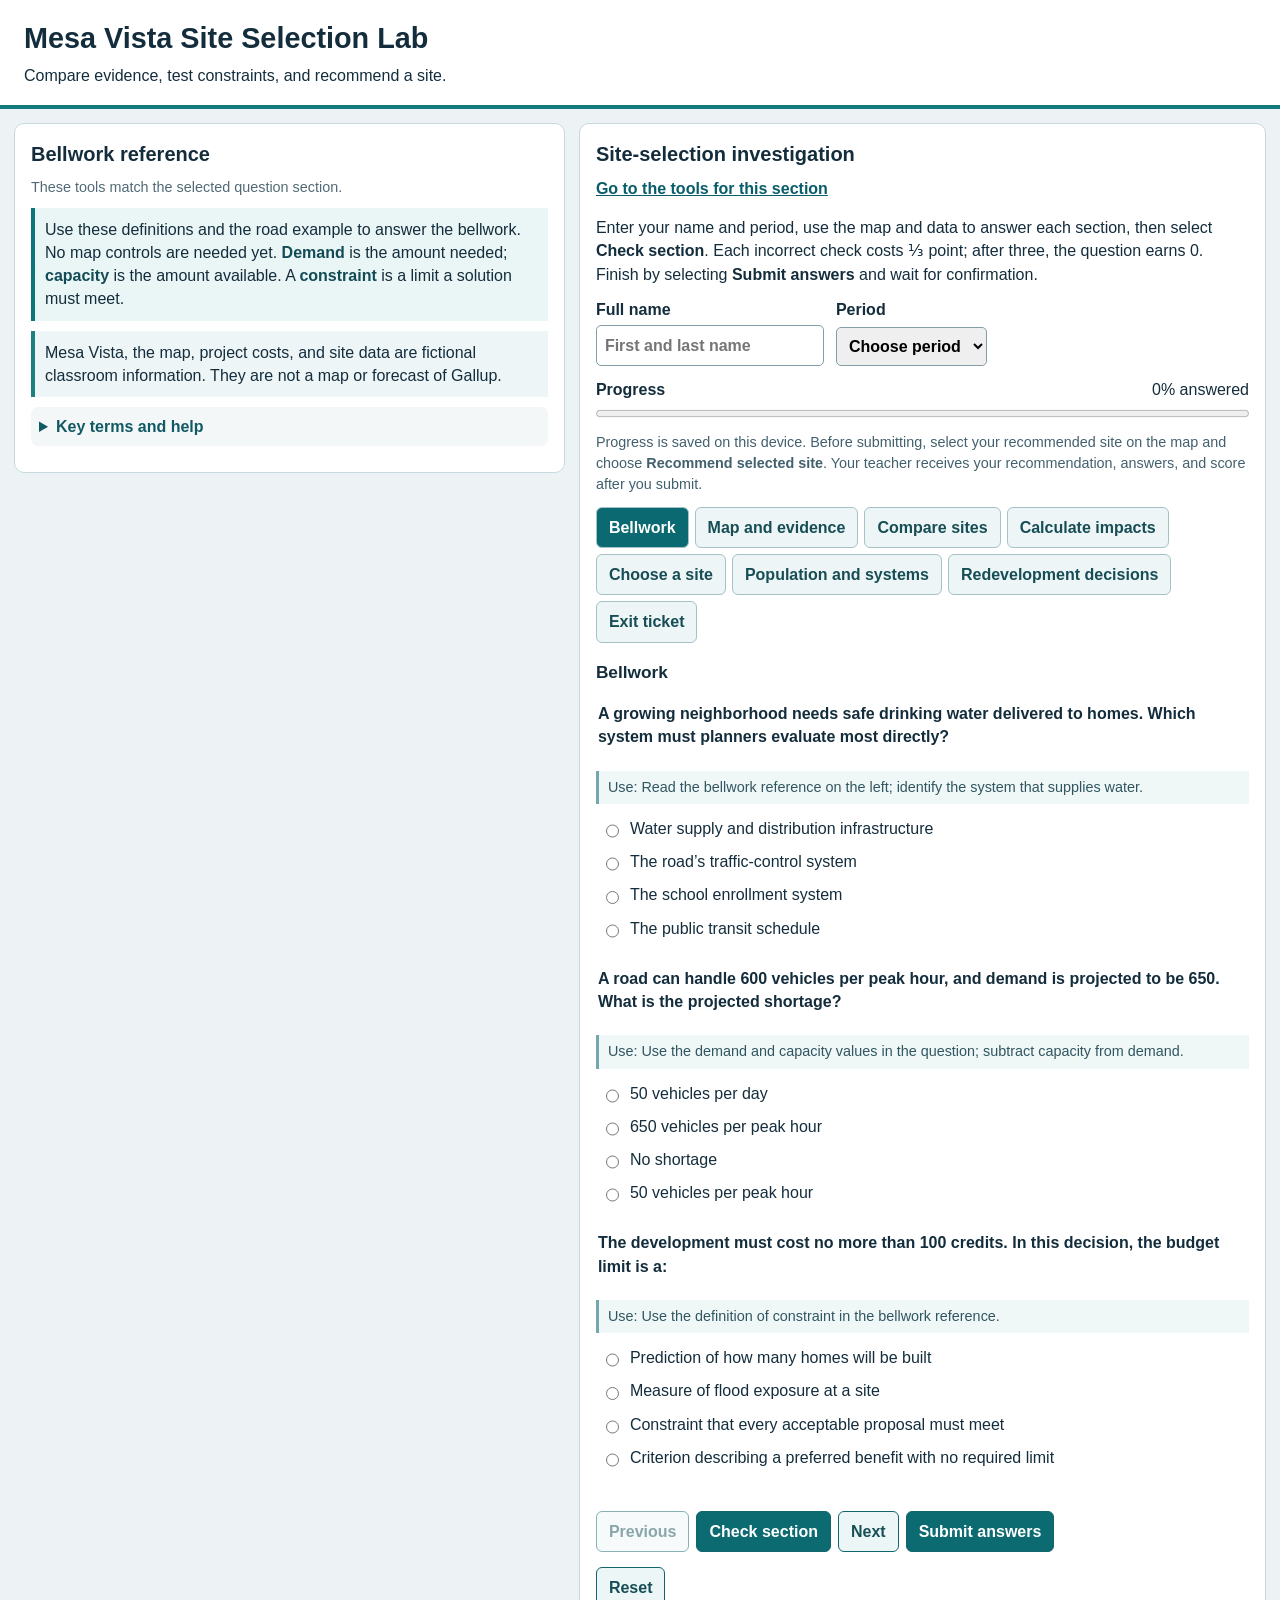
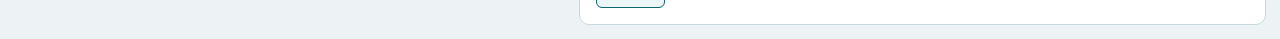
<file: site/index.html>
<!doctype html><html lang="en"><head><meta charset="utf-8"><meta name="viewport" content="width=device-width,initial-scale=1"><title>Mesa Vista Site Selection Lab</title><style>
*{box-sizing:border-box}body{margin:0;background:#edf3f5;color:#142d3c;font:16px/1.45 Arial,sans-serif}header{background:#fff;border-bottom:4px solid #157a7b;padding:18px 24px}h1{font-size:1.8rem;margin:0}header p{margin:4px 0 0}.layout{max-width:1500px;margin:auto;display:grid;grid-template-columns:minmax(360px,44%) minmax(0,1fr);gap:14px;padding:14px}.panel{background:#fff;border:1px solid #c7d8df;border-radius:10px;padding:16px;min-width:0}.map-panel{position:sticky;top:10px;align-self:start;max-height:calc(100vh - 20px);overflow:auto}h2{font-size:1.25rem;margin:0 0 8px}h3{font-size:1.08rem}p{margin:8px 0}.notice{background:#eef5f7;padding:10px;border-left:4px solid #1b8080}.map{display:block;width:100%;height:auto;border:1px solid #a4bdc2;border-radius:8px;background:#dbe9da}.site-point{cursor:pointer}.site-point:focus{outline:none}.site-point:focus circle{stroke:#000;stroke-width:5}.legend{display:flex;flex-wrap:wrap;gap:8px 14px;font-size:.88rem;margin:8px 0}.sitebuttons{display:flex;gap:8px;flex-wrap:wrap}button{font:inherit;font-weight:bold;border-radius:6px;border:1px solid #11656c;background:#0c6b71;color:#fff;padding:8px 12px;cursor:pointer}button.secondary{background:#edf6f6;color:#174f56}button:focus-visible,input:focus-visible,select:focus-visible{outline:3px solid #e39d25;outline-offset:2px}button[aria-pressed=true]{background:#153c63;color:#fff}button:disabled{opacity:.5}.facts{background:#f2f7f8;border-radius:8px;padding:10px;margin:10px 0}.facts table{border-collapse:collapse;width:100%;font-size:.92rem}.facts th,.facts td{border-bottom:1px solid #cfdee1;padding:5px;text-align:left}details{margin:10px 0;background:#f3f7f8;border-radius:7px;padding:8px}summary{font-weight:bold;cursor:pointer;color:#115963}.identity{display:flex;flex-wrap:wrap;gap:12px;margin:12px 0}label.id{font-weight:bold;display:grid;gap:4px}input[type=text],select{font:inherit;padding:8px;border:1px solid #829ea6;border-radius:5px}.progress-head{display:flex;justify-content:space-between}progress{width:100%;height:15px;accent-color:#147a7c}.tabs{display:flex;flex-wrap:wrap;gap:6px;margin:12px 0}.tabs button{background:#edf5f6;color:#174d55;border-color:#a5c3c6}.tabs button[aria-current=true]{background:#0b6972;color:#fff}.question{border:0;border-top:1px solid #d3e0e4;padding:14px 0;margin:0}.question legend{font-weight:bold}.choice{display:flex;gap:8px;padding:5px;cursor:pointer}.choice input{margin-top:5px;accent-color:#147a7c}.feedback{font-weight:bold;color:#8c351e}.good{color:#16693a}.actions{display:flex;flex-wrap:wrap;gap:7px;margin:15px 0}.message{font-weight:bold}.muted{font-size:.9rem;color:#42606d}@media(max-width:850px){.layout{grid-template-columns:1fr}.map-panel{position:static;max-height:none}}

#comparison{overflow-x:auto}#comparison table{border-collapse:collapse;width:100%;font-size:.88rem}#comparison th,#comparison td{padding:6px;border-bottom:1px solid #cfdee1;text-align:left;white-space:nowrap}
.layer-controls{display:flex;gap:12px;flex-wrap:wrap;margin:9px 0;font-size:.9rem}.layer-controls label{display:inline-flex;gap:4px;align-items:center}.requirements,.recommend{border:1px solid #cfdee1;border-radius:8px;padding:10px;margin:10px 0;background:#f8fbfb}.requirements h3{margin:0}.requirement{display:flex;justify-content:space-between;align-items:center;gap:8px;margin:8px 0;font-size:.9rem}.requirement select{width:90px;padding:5px}#criteria-feedback,#recommendation{font-size:.9rem;font-weight:bold}
.field-guide{border:1px solid #b9d3d6;border-radius:8px;background:#f1f8f8;padding:12px;margin:10px 0}.field-guide ol{padding-left:1.3em;margin:8px 0}.field-guide li{margin:6px 0}.field-guide p{margin:7px 0}
.lab-tool{border:1px solid #c4dadd;padding:10px}.lab-tool label{display:block;margin:9px 0}.lab-tool input[type=range]{width:65%;accent-color:#0c6b71;vertical-align:middle}.project{padding:5px}.project input{accent-color:#0c6b71}
[hidden]{display:none!important}.context-section{color:#526a75;font-size:.9rem}.context-instructions{background:#eaf5f5;border-left:4px solid #0c777a;padding:10px;margin:10px 0}.context-instructions strong{color:#124b55}.tools-link{display:inline-block;margin-bottom:8px;color:#075d69;font-weight:bold}
.team-names{background:#e9f4f4;padding:10px;border-radius:7px}.team-names input{display:block;width:100%;margin-top:4px}
.tool-direction{font-size:.9rem;line-height:1.35;color:#315661;background:#eff7f7;border-left:3px solid #75a8aa;padding:7px 9px;margin:8px 0}
</style></head><body><header><h1>Mesa Vista Site Selection Lab</h1><p>Compare evidence, test constraints, and recommend a site.</p></header><main class="layout"><aside class="panel map-panel" id="context-panel"><h2 id="context-heading">Section tools</h2><p class="context-section">These tools match the selected question section.</p><div id="context-instructions" class="context-instructions"></div><p class="notice">Mesa Vista, the map, project costs, and site data are fictional classroom information. They are not a map or forecast of Gallup.</p><div class="field-guide" id="field-guide"><strong>Your task: Choose a site for a new neighborhood.</strong><p>Budget: <b>100 credits maximum</b>. The site must have <b>low flood risk</b>, space for <b>at least 100 homes</b>, and add enough water capacity to cover a <b>100,000-gallon-per-day shortage</b>.</p><ol><li>Use the map or site buttons to explore A, B, and C. Turn the road and flood layers on or off to inspect them.</li><li>Read each site’s facts. Use <b>Compare all sites</b> and <b>Check requirements</b> to test the sites. Open <b>Show road and water calculations</b> after trying the math.</li><li>Choose the site you recommend and select <b>Recommend selected site</b>. Explore the population and redevelopment tools, answer the questions on the right, then submit.</li></ol><p>The map is not to scale. Use the stated distances in the site facts.</p></div><details class="lab-tool" id="growth-tool"><summary>Explore population growth</summary><p><strong>Hypothetical global model:</strong> A starting population of 8.0 billion changes by a fixed amount each year. Select a growth assumption and a number of years to see the projection. These numbers are invented for practice, not actual global forecasts.</p><label>Annual increase <select id="growth-rate"><option value="0.1">0.1 billion people per year</option><option value="0.2">0.2 billion people per year</option></select></label><label>Years from starting point <input type="range" min="0" max="5" value="5" id="growth-years"><output id="years-value">5</output></label><p id="growth-result" aria-live="polite"></p><p class="muted">Projection = starting population + (annual change × years). A projection depends on its assumptions; actual growth may change.</p></details><details class="lab-tool" id="budget-tool"><summary>Team redevelopment challenge</summary><p>Work in a team of 2–3 on one computer. Discuss the projects, choose a plan, and answer the redevelopment questions together. The student named in the main form submits once for the group; that submission contains the answers and score for the entire lab.</p><div class="team-names"><label>Teammate 1: first and last name <input type="text" id="team-one" maxlength="100" placeholder="First and last name"></label><label>Teammate 2: first and last name (if applicable) <input type="text" id="team-two" maxlength="100" placeholder="First and last name"></label><p class="muted">Enter the other team members here. Leave these blank if working alone.</p></div><p>Separate scenario: an existing neighborhood has a budget of <strong>80 credits</strong>. Select projects to see their combined cost. This budget is separate from the new-site budget.</p><label class="project"><input type="checkbox" data-project="water"> Water-pipe repair — 50 credits; improves water reliability.</label><label class="project"><input type="checkbox" data-project="crossing"> Safe crossing — 30 credits; improves access across a busy road.</label><label class="project"><input type="checkbox" data-project="park"> Shade park — 35 credits; adds trees and public open space.</label><p id="budget-result" aria-live="polite"></p><p><strong>Before submitting:</strong> Reselect your team’s final project choices. The projects selected when you submit are recorded.</p><p>Projects may have benefits and drawbacks beyond the information given. Compare costs with the limit and consider environmental, social, and economic impacts.</p></details><div id="site-tools"><svg class="map" viewBox="0 0 800 510" role="img" aria-label="Illustrated fictional landscape showing a river, flood-risk area, roads, buildings, service center, and candidate sites A, B, and C. The map is not to scale.">
<defs>
 <linearGradient id="ground" x2=".2" y2="1"><stop stop-color="#ddcda6"/><stop offset="1" stop-color="#bba979"/></linearGradient>
 <linearGradient id="river" x2="1" y2=".2"><stop stop-color="#4285a0"/><stop offset=".5" stop-color="#75b5c4"/><stop offset="1" stop-color="#488ca5"/></linearGradient>
 <pattern id="grass" width="50" height="35" patternUnits="userSpaceOnUse"><path d="M5 8l6 -2 M29 19l8 1 M15 29l5 -1 M41 5l4 2" stroke="#718356" stroke-width="2" opacity=".3"/></pattern>
 <pattern id="flood" width="12" height="12" patternUnits="userSpaceOnUse" patternTransform="rotate(45)"><rect width="12" height="12" fill="#69b8df" fill-opacity=".25"/><path d="M0 0v12" stroke="#236a91" stroke-opacity=".45" stroke-width="3"/></pattern>
 <g id="tree"><circle r="9" fill="#506d46"/><circle cx="-4" cy="-3" r="5" fill="#758d5d"/><circle cx="4" cy="3" r="4" fill="#395c41"/></g>
 <g id="house"><rect width="24" height="18" rx="1" fill="#d5c6ab" stroke="#8e806a" stroke-width="1"/><path d="M-3 1 L12 -7 27 1 Z" fill="#835f4c"/><rect x="9" y="10" width="5" height="8" fill="#775f4e"/></g>
</defs>
<rect width="800" height="510" fill="url(#ground)"/><rect width="800" height="510" fill="url(#grass)"/>
<path d="M0 0h250c-35 63-70 95-74 148s28 77 13 124c-16 52-42 79-29 131s40 75 30 107H0z" fill="#a3b78c" opacity=".65"/>
<path id="flood-layer" d="M0 0h176c-16 36-47 69-50 107s38 65 35 107c-3 49-38 85-36 128s40 85 34 168H0z" fill="url(#flood)" stroke="#307d9e" stroke-dasharray="7 5" stroke-width="2"/>
<path d="M68 -15 C58 39 103 55 98 110 C93 156 44 183 65 224 C83 260 117 277 101 321 C83 367 69 387 88 430 C101 460 117 483 107 525" fill="none" stroke="#c2c9ad" stroke-width="64" opacity=".7"/>
<path d="M68 -15 C58 39 103 55 98 110 C93 156 44 183 65 224 C83 260 117 277 101 321 C83 367 69 387 88 430 C101 460 117 483 107 525" fill="none" stroke="url(#river)" stroke-width="38"/><path d="M66 2 C70 52 94 60 91 111 S55 180 67 211 S100 264 94 313 S76 385 94 426" fill="none" stroke="#bce1df" stroke-width="2" opacity=".7"/>
<g id="roads-layer"><path d="M0 374 C150 354 234 280 360 270 S628 245 800 154 M360 270 C340 222 344 183 380 137 L445 93 M510 257 C548 315 558 363 565 510 M233 307 C215 275 202 243 202 203 M667 203 C684 237 703 261 732 276" fill="none" stroke="#666967" stroke-width="28" stroke-linecap="round" stroke-linejoin="round"/>
<path d="M0 374 C150 354 234 280 360 270 S628 245 800 154 M360 270 C340 222 344 183 380 137 L445 93 M510 257 C548 315 558 363 565 510 M233 307 C215 275 202 243 202 203 M667 203 C684 237 703 261 732 276" fill="none" stroke="#939995" stroke-width="23" stroke-linecap="round" stroke-linejoin="round"/>
<path d="M0 374 C150 354 234 280 360 270 S628 245 800 154" fill="none" stroke="#f9ebaa" stroke-width="2.5" stroke-dasharray="11 9"/>
<path d="M137 332 L165 319" stroke="#505958" stroke-width="33"/><path d="M137 332 L165 319" stroke="#b7bbad" stroke-width="22"/>
</g><g opacity=".85"><path d="M193 22h118v65H193z M633 31h148v84H633z M621 364h157v109H621z M247 388h178v90H247z" fill="#b8aa7e" stroke="#a2936d" stroke-width="2"/><path d="M205 32h93v45h-93z M645 44h124v60H645z M633 377h132v83H633z M260 401h152v64H260z" fill="none" stroke="#ded0a9" stroke-width="2"/></g>
<g><use href="#house" x="270" y="350"/><use href="#house" x="305" y="338"/><use href="#house" x="339" y="328"/><use href="#house" x="374" y="320"/><use href="#house" x="610" y="300"/><use href="#house" x="645" y="287"/><use href="#house" x="682" y="304"/><use href="#house" x="720" y="315"/><use href="#house" x="215" y="163"/><use href="#house" x="252" y="155"/></g>
<g opacity=".9"><use href="#tree" x="198" y="111"/><use href="#tree" x="226" y="119"/><use href="#tree" x="250" y="106"/><use href="#tree" x="275" y="122"/><use href="#tree" x="165" y="390"/><use href="#tree" x="188" y="420"/><use href="#tree" x="212" y="407"/><use href="#tree" x="730" y="125"/><use href="#tree" x="757" y="140"/><use href="#tree" x="611" y="175"/><use href="#tree" x="584" y="184"/><use href="#tree" x="580" y="424"/><use href="#tree" x="478" y="427"/><use href="#tree" x="455" y="444"/><use href="#tree" x="305" y="225"/></g>
<rect x="420" y="47" width="123" height="65" rx="4" fill="#ded4bd" stroke="#817762" stroke-width="2"/><path d="M414 49l67 -19 68 19z" fill="#a26051"/><path d="M476 64v31 M460 79h32" stroke="#547382" stroke-width="7"/><rect x="401" y="112" width="160" height="27" rx="5" fill="#fff" fill-opacity=".91"/><text x="481" y="130" text-anchor="middle" font-family="Arial" font-size="15" fill="#1c3944" font-weight="bold">Service center</text>
<rect x="241" y="138" width="92" height="56" rx="3" fill="#eadfb4" fill-opacity=".6" stroke="#8b7950" stroke-dasharray="5 4" stroke-width="2"/><rect x="548" y="350" width="110" height="68" rx="3" fill="#eadfb4" fill-opacity=".6" stroke="#8b7950" stroke-dasharray="5 4" stroke-width="2"/><path d="M30 70h90v65H30z" fill="#eadfb4" fill-opacity=".35" stroke="#6b7280" stroke-dasharray="5 4" stroke-width="2"/>
<g class="site-point" data-site="A" tabindex="0" role="button" aria-label="Select Site A"><circle cx="285" cy="166" r="22" fill="#fff" stroke="#143e52" stroke-width="4"/><text x="285" y="173" text-anchor="middle" font-family="Arial" font-size="21" font-weight="bold">A</text></g><g class="site-point" data-site="B" tabindex="0" role="button" aria-label="Select Site B"><circle cx="603" cy="384" r="22" fill="#fff" stroke="#143e52" stroke-width="4"/><text x="603" y="391" text-anchor="middle" font-family="Arial" font-size="21" font-weight="bold">B</text></g><g class="site-point" data-site="C" tabindex="0" role="button" aria-label="Select Site C"><circle cx="75" cy="103" r="22" fill="#fff" stroke="#143e52" stroke-width="4"/><text x="75" y="110" text-anchor="middle" font-family="Arial" font-size="21" font-weight="bold">C</text></g>
<g transform="translate(742 48)" fill="#253b42"><path d="M0 -22L-8 6 0 1 8 6z"/><text x="0" y="25" text-anchor="middle" font-family="Arial" font-weight="bold" font-size="14">N</text></g><rect x="14" y="477" rx="4" width="165" height="23" fill="#fff" fill-opacity=".9"/><text x="24" y="493" font-family="Arial" font-size="13" fill="#243e47">Illustrative map • not to scale</text>
</svg><div class="layer-controls"><strong>Map layers:</strong> <label><input type="checkbox" id="show-roads" checked> Roads</label> <label><input type="checkbox" id="show-flood" checked> Flood risk</label></div><div class="legend"><span>━━ Roads</span><span>〰 Waterway</span><span>▧ Higher flood risk</span><span>▣ Service center</span><span>⌂ Buildings</span></div><div class="sitebuttons"><button class="secondary" data-select="A">Site A</button><button class="secondary" data-select="B">Site B</button><button class="secondary" data-select="C">Site C</button></div><div class="facts" id="site-facts" aria-live="polite"></div><section class="requirements" id="requirements-block"><h3>Test the requirements</h3><p>For the selected site, choose Yes or No for each requirement, then check your work. This practice does not affect your score.</p><div id="criteria"></div><button type="button" id="check-criteria" class="secondary">Check requirements</button><p id="criteria-feedback" role="status"></p></section><div class="recommend" id="recommend-block"><p>When you have compared the sites, select your recommendation.</p><button type="button" id="recommend">Recommend selected site</button><p id="recommendation" role="status">No site recommended yet.</p></div><details id="compare-details"><summary>Compare all sites</summary><div id="comparison"></div></details><details id="scenario-details"><summary>Scenario and planning rules</summary><p>The community plans a new neighborhood. The budget is <strong>100 credits</strong>. The new site must have <strong>low simulated flood risk</strong>, room for <strong>at least 100 homes</strong>, and enough added water capacity to eliminate a projected <strong>100,000-gallon-per-day shortage</strong>.</p><p>Without an improvement, projected road demand is <strong>650 vehicles per peak hour</strong>, and road capacity is <strong>600 vehicles per peak hour</strong>. Added road capacity affects capacity; it does not reduce traffic demand.</p><p>School capacity and other effects have not been supplied; planners would need more evidence before a real decision.</p></details></div><details id="key-terms"><summary>Key terms and help</summary><p><strong>Population growth:</strong> an increase in the number of people. <strong>Urbanization:</strong> growth in the number or share of people living in towns and cities. Growth can increase demand for housing, transportation, water, and services, though the effects depend on local conditions. <strong>Land use:</strong> how land is used. <strong>Infrastructure:</strong> physical systems that support a community. <strong>Demand:</strong> amount needed. <strong>Capacity:</strong> amount a system can provide. <strong>Constraint:</strong> a limit a solution must meet. <strong>Criterion:</strong> a desired result. <strong>Trade-off:</strong> a benefit paired with a cost or drawback. <strong>Interdependence:</strong> a change in one system can affect another, such as new housing increasing travel or water demand. <strong>Risk:</strong> the possibility of an unwanted outcome. Planners consider <strong>environmental</strong> effects on land, water, and ecosystems; <strong>social</strong> effects on people and access; and <strong>economic</strong> effects such as costs and budgets.</p><p><strong>Road comparison:</strong> new capacity = 600 + added road capacity. Compare the result with 650. <strong>Water:</strong> compare added water capacity with the original 100,000-gallon-per-day shortage.</p><p>For real geographic context, open <a href="https://www.google.com/maps/search/?api=1&amp;query=Hiroshi+Miyamura+High+School+Gallup+NM" target="_blank" rel="noopener noreferrer">the Gallup-area map</a>. The fictional site locations and numbers are not shown there.</p></details></aside><section class="panel" id="questions-panel"><h2>Site-selection investigation</h2><a class="tools-link" href="#context-panel">Go to the tools for this section</a><p>Enter your name and period, use the map and data to answer each section, then select <strong>Check section</strong>. Each incorrect check costs ⅓ point; after three, the question earns 0. Finish by selecting <strong>Submit answers</strong> and wait for confirmation.</p><div class="identity"><label class="id">Full name<input id="name" type="text" maxlength="100" autocomplete="name" placeholder="First and last name"></label><label class="id">Period<select id="period"><option value="">Choose period</option><option value="6">Period 6</option><option value="7">Period 7</option></select></label></div><div class="progress-head"><strong>Progress</strong><span id="progress-text"></span></div><progress id="progress" max="100" value="0" aria-label="Questions answered"></progress><p class="muted">Progress is saved on this device. Before submitting, select your recommended site on the map and choose <strong>Recommend selected site</strong>. Your teacher receives your recommendation, answers, and score after you submit.</p><nav id="tabs" class="tabs" aria-label="Lab sections"></nav><div id="questions"></div><p class="message" id="check-message" aria-live="polite"></p><div class="actions"><button class="secondary" id="prev">Previous</button><button id="check">Check section</button><button class="secondary" id="next">Next</button><button id="submit">Submit answers</button></div><p class="message" id="result" aria-live="polite"></p><button class="secondary" id="reset">Reset</button></section></main><script>
'use strict';
const sites={A:{cost:75,homes:80,road:30,water:60000,risk:'Low',distance:1},B:{cost:90,homes:120,road:60,water:150000,risk:'Low',distance:4},C:{cost:60,homes:140,road:15,water:130000,risk:'High',distance:2}};
const qs=[
['A growing neighborhood needs safe drinking water delivered to homes. Which system must planners evaluate most directly?',['Water supply and distribution infrastructure','The road’s traffic-control system','The school enrollment system','The public transit schedule'],0,'Consider which system treats, stores, and delivers drinking water.'],
['A road can handle 600 vehicles per peak hour, and demand is projected to be 650. What is the projected shortage?',['50 vehicles per peak hour','50 vehicles per day','650 vehicles per peak hour','No shortage'],0,'Compare demand and capacity using the same time period.'],
['The development must cost no more than 100 credits. In this decision, the budget limit is a:',['Constraint that every acceptable proposal must meet','Criterion describing a preferred benefit with no required limit','Prediction of how many homes will be built','Measure of flood exposure at a site'],0,'A maximum cost is a boundary a solution must not exceed.'],
['A planner wants to see how the candidate sites connect to the rest of the community. Which visible map feature provides the most direct location context?',['The road network','The project cost in credits','The water-capacity figure','The minimum number of homes'],0,'Look for a geographic feature that connects places on the map.'],
['Turn the flood-risk layer on and off. Which information does this layer contribute to the site decision?',['It shows the area marked as higher flood risk','It shows the number of homes each site can support','It shows the cost of building on each site','It shows the exact travel distance to services'],0,'Look for the patterned area that appears when the flood-risk layer is on.'],
['A planner can see a road near a site on the map. Why is that observation alone insufficient to decide whether the site meets the budget?',['The map does not provide the project’s cost in credits','A nearby road guarantees that the site exceeds the budget','The map shows too much information about water capacity','Road access and cost are the same measurement'],0,'Look for the cost in the site facts, then compare it with the budget.'],
['Which sites meet the low-flood-risk requirement?',['A and B','B and C','A and C','C only'],0,'Compare the risk value listed for every site.'],
['Which sites can provide at least 100 homes?',['B and C','A and B','A only','All three'],0,'Compare each site’s home count to the minimum.'],
['Site B meets the required housing, water, flood-risk, and budget limits, but services are farther away. Which concern should planners investigate as a social impact?',['Whether residents can reach jobs, school, and services reliably','Whether 90 credits is less than the 100-credit limit','Whether added water capacity is measured in gallons per day','Whether the map legend includes a road symbol'],0,'Social impacts concern people, including their ability to access services.'],
['Site A is 1 km from services and Site B is 4 km away. Which conclusion is supported by these data alone?',['A is closer, but distance alone does not establish whether A meets all requirements','A meets the housing requirement because it is closer','B must be over budget because it is farther away','B has high flood risk because it is farther away'],0,'Compare the distances, then ask which other requirements need separate evidence.'],
['What is the new road capacity if Site A adds 30 vehicles per peak hour?',['630 vehicles per peak hour','620 vehicles per peak hour','680 vehicles per peak hour','30 vehicles per peak hour'],0,'Add Site A’s road increase to the original capacity, not to demand.'],
['For Site A, projected demand is 650 vehicles per peak hour. After its road improvement, what remains?',['A shortage of 20 vehicles per peak hour','20 vehicles of unused capacity','A shortage of 50 vehicles','Demand equals capacity'],0,'First calculate the new road capacity; then compare it with 650.'],
['Site B adds 150,000 gallons per day of water capacity. Compared with the original 100,000-gallon-per-day shortage, what is the result?',['50,000 gallons per day of unused added capacity','A 50,000-gallon shortage','A 150,000-gallon shortage','Exactly zero remaining capacity'],0,'Subtract the original shortage from the increase in capacity.'],
['Site C adds road capacity of 15 vehicles per peak hour. What road shortage remains?',['35 vehicles per peak hour','15 vehicles per peak hour','50 vehicles per peak hour','No shortage'],0,'Compare 650 vehicles of demand with the new road capacity.'],
['Which site meets all three stated requirements: low flood risk, at least 100 homes, and enough added water capacity to remove the shortage, while staying within budget?',['B','A','C','None'],0,'Check each requirement separately for each site; all must be met.'],
['If Site B is selected, what is a reasonable trade-off compared with Site A?',['B meets the home minimum but is farther from services','B costs less and is closer to services','B has fewer homes and greater flood risk','B provides no added water capacity'],0,'Compare the home counts, service distances, costs, and risk values.'],
['Why should Site C not be chosen under the stated requirements even though it provides enough homes and water capacity?',['Its simulated flood risk is high','Its cost exceeds the budget','It provides fewer than 100 homes','It adds no road capacity'],0,'Compare Site C’s flood-risk value with the required risk level.'],
['Site B costs 90 credits out of a 100-credit budget and is farther from services. A shuttle costs 8 credits; a new access road costs 15 credits. Which choice addresses access while staying within the original budget?',['Choose the 8-credit shuttle; the combined cost is 98 credits','Choose the 15-credit road; the combined cost is 95 credits','Choose both projects; their combined cost with the site is 100 credits','Neither project fits the remaining budget'],0,'Subtract the site cost from the budget, then compare each additional project cost with the amount left.'],
['Which new information would best help assess school impacts of the proposed neighborhood?',['Projected school-age enrollment and available school spaces','The color of the road','The number of site labels on the map','Only the cost of a water project'],0,'Compare possible student demand with actual school capacity.'],
['Before applying a site recommendation to a real community, which next step best considers environmental, social, and economic effects?',['Use current local data and community input to evaluate flood and ecosystem risks, access, and costs','Use only the cheapest project cost because environmental and social effects are fixed','Assume the fictional risk area is a verified local flood map','Use distance to services alone as proof that every other requirement is met'],0,'Think about evidence for the natural environment, people and access, and financial costs.'],
['In the hypothetical global model, the starting population is 8.0 billion and increases by 0.1 billion each year. What is the projected population after five years?',['8.5 billion','8.1 billion','8.4 billion','13.0 billion'],0,'Multiply the annual increase by five, then add it to the starting population.'],
['In the same model, compare annual increases of 0.1 and 0.2 billion over five years. How much larger is the second projection?',['0.5 billion','0.1 billion','1.0 billion','5.0 billion'],0,'Find each five-year projection using the same starting population, then subtract.'],
['Why should a planner treat a population projection as an estimate rather than a guaranteed future?',['Births, deaths, and migration can change, so the assumption may not remain true','Population always changes by the same amount forever','A calculation makes the assumptions certain','The model includes every factor affecting population'],0,'Consider which real-world factors may cause the assumed annual change to vary.'],
['A city adds housing in a dense neighborhood. Which chain is a reasonable relationship for planners to investigate?',['More residents may increase demand on roads, water, schools, and other services','More homes automatically increase water capacity by the same amount','More residents always reduce demand for transportation','Adding housing makes all infrastructure problems disappear'],0,'Consider how a change in one subsystem can affect demand on other systems.'],
['In the separate 80-credit redevelopment scenario, which combination uses the entire budget while improving water reliability and safer road access?',['Water-pipe repair and a safe crossing','Water-pipe repair and the shade park','Safe crossing and the shade park','All three projects'],0,'Add each selected project’s cost and check that both requested goals are addressed.'],
['If planners choose water-pipe repair and the shade park, how does the combined 85-credit cost compare with the 80-credit budget?',['It exceeds the budget by 5 credits','It is 5 credits under budget','It exactly meets the budget','It exceeds the budget by 35 credits'],0,'Add the two project costs and compare their sum with the budget.'],
['The shade park adds trees and public open space. Which potential benefit is primarily environmental?',['More shade and vegetation in the neighborhood','A project cost of 35 credits','A shorter wait for a bus','A budget surplus'],0,'Environmental effects concern the natural and built environment, including vegetation.'],
['The community chooses pipe repair and a crossing under the 80-credit budget. Which statement best describes the trade-off?',['Water reliability and road access improve, but the shade park is not funded in this plan','All three projects are funded with 5 credits remaining','The crossing guarantees that no traffic injuries can occur','The plan has no cost or environmental effects'],0,'Compare the selected benefits with the project left out and avoid guarantees.'],
['Your team wants to choose all three redevelopment projects. How does their total cost compare with the 80-credit budget?',['The 115-credit plan exceeds the budget by 35 credits','The 115-credit plan is 35 credits under budget','The 80-credit plan exactly meets the budget','The 105-credit plan exceeds the budget by 25 credits'],0,'Add the three project costs, then subtract the budget.'],
['Your team chooses the safe crossing and the shade park. What is the clearest remaining concern based on the project descriptions?',['The water-pipe repair is not funded in this plan','The plan exceeds the budget by 15 credits','Both projects provide water-pipe repairs','The plan costs the full 80 credits'],0,'Add 30 and 35 credits, then identify the project left out.'],
['The team expects the safe crossing to improve access. Which evidence would best help evaluate that claim after construction?',['Compare pedestrian crossing use and observed crossing conditions before and after construction','Count only how many credits remain in the budget','Ask whether the park has trees','Assume the project worked because it was selected'],0,'Look for evidence related to people crossing the road before and after the change.'],
['A resident suggests moving the crossing closer to a school. What is the strongest next step before changing the plan?',['Compare school travel routes, crossing conditions, costs, and input from residents','Move it immediately without checking costs or safety','Reject the idea because residents cannot provide useful evidence','Assume every student already walks the same route'],0,'A sound design decision combines user needs with constraints and relevant evidence.']
];
// Correct choices are rotated deterministically to avoid a predictable answer pattern.
const questions=qs.map((q,i)=>{let rot=i%4,choices=q[1].map((_,j)=>q[1][(j+rot)%4]),answer=(4-rot)%4;return{prompt:q[0],choices,answer,hint:q[3]}});
const TOOL_DIRECTIONS=["Read the bellwork reference on the left; identify the system that supplies water.","Use the demand and capacity values in the question; subtract capacity from demand.","Use the definition of constraint in the bellwork reference.","On the left, inspect the map. Turn on the Roads layer if it is off.","On the left, switch the Flood risk layer off and on; observe the patterned area.","Compare the map with a site’s cost in its facts table on the left.","Open Compare all sites on the left and compare the flood-risk column.","Use Compare all sites on the left; compare each home count with the minimum.","Use Compare all sites on the left; consider how distance may affect residents.","Use Compare all sites on the left to compare distances, then review the requirements.","Select Site A on the left. Add its road increase to the original road capacity shown above the map.","Select Site A on the left. Compare the new road capacity with the projected demand.","Select Site B on the left. Compare its added water capacity with the stated shortage.","Select Site C on the left. Add its road increase to capacity, then compare with demand.","On the left, compare A, B, and C using the requirements and site facts.","Use Compare all sites on the left to compare B and A.","Select Site C on the left and compare its flood risk with the stated requirement.","On the left, use Site B’s cost and the budget; compare the additional costs in the question.","Open Key terms and help on the left; consider both student demand and school capacity.","Open Key terms and help on the left and compare environmental, social, and economic evidence.","In Explore population growth on the left, choose 0.1 billion per year and 5 years.","In Explore population growth, test both annual increases at 5 years and compare the results.","Read the model assumption beneath Explore population growth; consider what could change it.","Open the population tool on the left; use the question’s housing example to consider connected systems.","In Team redevelopment challenge on the left, select the projects and compare the total with 80 credits.","In Team redevelopment challenge, select pipe repair and the shade park; compare the total with 80 credits.","In Team redevelopment challenge, read the shade-park description and identify its environmental effect.","In Team redevelopment challenge, select pipe repair and the crossing; consider the project not selected.","In Team redevelopment challenge, select all three projects and compare the total with 80 credits.","In Team redevelopment challenge, select the crossing and shade park; identify the project left out.","In Team redevelopment challenge, read the crossing’s purpose; consider what to measure before and after.","In Team redevelopment challenge, consider the crossing, the budget, and the resident’s suggestion."];
const sections=[['Bellwork',0,3],['Map and evidence',3,6],['Compare sites',6,10],['Calculate impacts',10,14],['Choose a site',14,18],['Population and systems',20,24],['Redevelopment decisions',24,32],['Exit ticket',18,20]];
const key='mesa-site-lab-20261119';let state={name:'',period:'',answers:{},checks:{},wrong:{},feedback:{},section:0,site:'A',submitted:false,recommendation:'',criteria:{}};try{let old=JSON.parse(localStorage.getItem(key)||'null');if(old)state={...state,...old}}catch(e){};
if((Number(state.revision)||0)<3){if(!state.submitted){let revised=[0,2,3,4,5,8,9,19,...(state.revision===2?[]:[17])],changed=revised.some(i=>state.answers[i]!==undefined);for(const i of revised){delete state.answers[i];delete state.checks[i];delete state.wrong[i];delete state.feedback[i]}if(changed){state.submissionId='';state.updatedQuestions=true}}state.revision=3;}
if((Number(state.revision)||0)<4){state.revision=4;if(state.submitted){state.submitted=false;state.submissionId='';state.expandedNotice=true}}
if((Number(state.revision)||0)<5){state.revision=5;if(state.submitted){state.submitted=false;state.submissionId='';state.expandedNotice=true}}
const by=id=>document.getElementById(id), fmt=n=>n.toLocaleString();function save(){try{localStorage.setItem(key,JSON.stringify(state))}catch(e){by('result').textContent='This browser could not save progress; keep this page open.'}}function valid(){state.name=by('name').value.trim().replace(/\s+/g,' ');state.period=by('period').value;if(state.name.split(' ').length<2||state.name.length<3){by('result').textContent='Enter your first and last name.';return false}if(!['6','7'].includes(state.period)){by('result').textContent='Select your period.';return false}return true}
const rules=[['Within budget (100 credits or less)',s=>s.cost<=100],['Low flood risk',s=>s.risk==='Low'],['At least 100 homes',s=>s.homes>=100],['Water increase removes the 100,000-gallon/day shortage',s=>s.water>=100000]];
function renderCriteria(){let panel=by('criteria'),stored=(state.criteria||{})[state.site]||{};panel.innerHTML='';rules.forEach(([label,fn],i)=>{let row=document.createElement('label');row.className='requirement';let text=document.createElement('span');text.textContent=label;let sel=document.createElement('select');sel.setAttribute('aria-label',label);sel.innerHTML='<option value="">Choose</option><option value="yes">Yes</option><option value="no">No</option>';sel.value=stored[i]||'';sel.onchange=()=>{state.criteria=state.criteria||{};state.criteria[state.site]=state.criteria[state.site]||{};state.criteria[state.site][i]=sel.value;by('criteria-feedback').textContent='';save()};row.append(text,sel);panel.append(row)});by('criteria-feedback').textContent='';by('recommendation').textContent=state.recommendation?'Current recommendation: Site '+state.recommendation:'No site recommended yet.'}
by('check-criteria').onclick=()=>{let selected=(state.criteria||{})[state.site]||{},missing=rules.some((_,i)=>!selected[i]);if(missing){by('criteria-feedback').textContent='Choose Yes or No for each requirement.';return}let mismatches=rules.filter(([name,fn],i)=>(selected[i]==='yes')!==fn(sites[state.site])).map(([name])=>name);by('criteria-feedback').textContent=mismatches.length?'Review these requirements: '+mismatches.join('; ')+'.':'All requirements checked correctly for Site '+state.site+'.'};
by('recommend').onclick=()=>{state.recommendation=state.site;state.submissionId='';state.submitted=false;by('recommendation').textContent='Current recommendation: Site '+state.recommendation;save()};
for(const [input,layer] of [['show-roads','roads-layer'],['show-flood','flood-layer']])by(input).onchange=e=>{by(layer).style.display=e.target.checked?'':'none'};
function drawGrowth(){let n=Number(by('growth-years').value),rate=Number(by('growth-rate').value);by('years-value').textContent=n;by('growth-result').textContent='Projected population: '+(8+rate*n).toFixed(1)+' billion ('+n+' years at '+rate.toFixed(1)+' billion per year).'}
function drawBudget(){let costs={water:50,crossing:30,park:35};let selected=Array.from(document.querySelectorAll('[data-project]:checked')).map(x=>x.dataset.project);state.projects=selected;let total=selected.reduce((sum,k)=>sum+costs[k],0);by('budget-result').textContent='Selected cost: '+total+' / 80 credits. '+(total>80?'Over budget by '+(total-80)+' credits.':total===80?'Exactly at the budget.':(80-total)+' credits remain.');save()}
['team-one','team-two'].forEach((id,i)=>{by(id).value=(state.teamNames||[])[i]||'';by(id).addEventListener('input',()=>{state.teamNames=[by('team-one').value.trim(),by('team-two').value.trim()];save()})});by('growth-rate').onchange=drawGrowth;by('growth-years').oninput=drawGrowth;document.querySelectorAll('[data-project]').forEach(x=>{x.checked=(state.projects||[]).includes(x.dataset.project);x.onchange=drawBudget});drawGrowth();drawBudget();
function showSite(name){state.site=name;let s=sites[name],road=600+s.road,diff=650-road,water=s.water-100000;by('site-facts').innerHTML=`<h3>Site ${name}</h3><table><tr><th>Project cost</th><td>${s.cost} credits</td></tr><tr><th>Homes</th><td>${s.homes}</td></tr><tr><th>Flood risk</th><td>${s.risk}</td></tr><tr><th>Distance to services</th><td>${s.distance} km</td></tr><tr><th>Added road capacity</th><td>${s.road} vehicles / peak hour</td></tr><tr><th>Added water capacity</th><td>${fmt(s.water)} gallons / day</td></tr></table><details><summary>Show road and water calculations</summary><p><strong>Road:</strong> 600 + ${s.road} = ${road} capacity vs. 650 demand (${diff>0?diff+' above capacity':diff<0?-diff+' unused capacity':'at capacity'}).</p><p><strong>Water:</strong> ${fmt(s.water)} added vs. 100,000 needed: ${water<0?fmt(-water)+' gallons/day shortage remains':water===0?'shortage exactly eliminated':fmt(water)+' gallons/day above the amount needed'}.</p></details>`;renderCriteria();document.querySelectorAll('[data-select]').forEach(b=>b.setAttribute('aria-pressed',String(b.dataset.select===name)));document.querySelectorAll('[data-site] circle').forEach(c=>c.setAttribute('fill',c.parentElement.dataset.site===name?'#f1ca54':'#fff'));save()}
by('comparison').innerHTML='<table><thead><tr><th>Site</th><th>Cost</th><th>Homes</th><th>Risk</th><th>Services</th><th>Road added</th><th>Water added</th></tr></thead><tbody>'+Object.entries(sites).map(([n,s])=>`<tr><th>${n}</th><td>${s.cost} cr</td><td>${s.homes}</td><td>${s.risk}</td><td>${s.distance} km</td><td>${s.road}/hr</td><td>${fmt(s.water)}/day</td></tr>`).join('')+'</tbody></table>';document.querySelectorAll('[data-select]').forEach(b=>b.onclick=()=>showSite(b.dataset.select));document.querySelectorAll('[data-site]').forEach(b=>{b.onclick=()=>showSite(b.dataset.site);b.onkeydown=e=>{if(e.key==='Enter'||e.key===' '){e.preventDefault();showSite(b.dataset.site)}}});
const contexts=[
['Bellwork reference','Use these definitions and the road example to answer the bellwork. No map controls are needed yet. <strong>Demand</strong> is the amount needed; <strong>capacity</strong> is the amount available. A <strong>constraint</strong> is a limit a solution must meet.'],
['Map and evidence','Use the map and its road and flood-risk switches. Select a site to inspect its facts. The map is fictional and not to scale.'],
['Compare sites','Select A, B, and C to compare their facts. Open <strong>Compare all sites</strong> for a table, and use <strong>Check requirements</strong> to practice.'],
['Calculate impacts','Select the named site. Road demand is <strong>650 vehicles per peak hour</strong> and original capacity is <strong>600 per peak hour</strong>. The water shortage is <strong>100,000 gallons per day</strong>. Try the math, then open the calculation.'],
['Choose a site','Compare the sites with all four requirements. Select the site you recommend, then choose <strong>Recommend selected site</strong>.'],
['Population model','Change the annual increase and number of years in the population tool. Use its projection and assumptions for the questions.'],
['Team redevelopment challenge','Work together on one computer. Add teammates’ full names, choose projects within the <strong>separate 80-credit budget</strong>, and answer the questions together.'],
['Exit ticket reference','Use what you learned about schools, community input, and environmental, social, and economic effects. If you have not chosen a site, return to <strong>Choose a site</strong> before submitting.']
];
let lastContext=-1;
function updateContext(){let i=state.section,site=i>=1&&i<=4;by('context-heading').textContent=contexts[i][0];by('context-instructions').innerHTML=contexts[i][1];by('site-tools').hidden=!site;by('field-guide').hidden=!site;by('growth-tool').hidden=i!==5;by('budget-tool').hidden=i!==6;by('key-terms').hidden=!(i===0||i===7);by('requirements-block').hidden=!(i===2||i===4);by('recommend-block').hidden=i!==4;by('compare-details').hidden=!(i===2||i===4);by('scenario-details').hidden=!site;if(lastContext!==i){if(i===5)by('growth-tool').open=true;if(i===6)by('budget-tool').open=true;if(i===2)by('compare-details').open=true;by('context-panel').scrollTop=0;lastContext=i}}
function render(){const [title,start,end]=sections[state.section];updateContext();by('tabs').innerHTML='';sections.forEach(([name,a,b],i)=>{let btn=document.createElement('button');btn.textContent=name;btn.type='button';btn.setAttribute('aria-current',String(i===state.section));btn.onclick=()=>{state.section=i;by('check-message').textContent='';save();render()};by('tabs').append(btn)});let wrap=by('questions');wrap.innerHTML='';let h=document.createElement('h3');h.textContent=title;wrap.append(h);for(let i=start;i<end;i++){let q=questions[i],f=document.createElement('fieldset');f.className='question';let legend=document.createElement('legend');legend.textContent=q.prompt;f.append(legend);let direction=document.createElement('p');direction.className='tool-direction';direction.textContent='Use: '+TOOL_DIRECTIONS[i];f.append(direction);q.choices.forEach((choice,j)=>{let label=document.createElement('label');label.className='choice';let input=document.createElement('input');input.type='radio';input.name='q'+i;input.value=j;input.checked=state.answers[i]===j;input.onchange=()=>{state.answers[i]=j;delete state.feedback[i];state.submitted=false;state.submissionId='';save();render()};let text=document.createElement('span');text.textContent=choice;label.append(input,text);f.append(label)});let fb=document.createElement('p');fb.className='feedback '+(state.feedback[i]===true?'good':'');fb.textContent=state.feedback[i]===true?'Correct.':state.feedback[i]===false?'Not correct yet. Hint: '+q.hint:'';f.append(fb);wrap.append(f)}if((state.updatedQuestions||state.expandedNotice)&&Object.keys(state.answers).length===questions.length){state.updatedQuestions=false;state.expandedNotice=false;by('result').textContent='';save()}let pct=Math.round(Object.keys(state.answers).length/questions.length*100);by('progress').value=pct;by('progress-text').textContent=pct+'% answered';by('prev').disabled=state.section===0;by('next').disabled=state.section===sections.length-1}
by('name').value=state.name;by('period').value=state.period;if(state.expandedNotice)by('result').textContent='The lab now includes new team questions. Your earlier submission remains saved; complete the new questions and submit again.';else if(state.updatedQuestions)by('result').textContent='Some questions were improved. Your other answers are saved; please answer the updated questions again.';['name','period'].forEach(id=>by(id).addEventListener('change',()=>{state.name=by('name').value;state.period=by('period').value;save()}));by('prev').onclick=()=>{state.section--;save();render()};by('next').onclick=()=>{state.section++;save();render()};by('check').onclick=()=>{if(!valid())return;let [n,a,b]=sections[state.section];for(let i=a;i<b;i++)if(state.answers[i]===undefined){by('check-message').textContent='Answer each question in this section before checking.';return}for(let i=a;i<b;i++){let good=state.answers[i]===questions[i].answer;state.feedback[i]=good;state.checks[i]=(state.checks[i]||0)+1;if(!good)state.wrong[i]=(state.wrong[i]||0)+1}save();render();by('check-message').textContent='Section checked. Review the feedback and revise if needed.'};
const endpoint='https://script.google.com/macros/s/AKfycbxH5dMvex9hJQ4b6KGxnAV08wslSaKYkPbCvDVZjsBVo50F39TzY-PQE4HZPU4KavBZGQ/exec';
function acknowledge(id){return new Promise((resolve,reject)=>{let cb='mesaAck_'+Math.random().toString(36).slice(2),tag=document.createElement('script'),timer=setTimeout(()=>{delete window[cb];tag.remove();reject(Error('timeout'))},12000);window[cb]=data=>{clearTimeout(timer);delete window[cb];tag.remove();resolve(data)};tag.onerror=()=>{clearTimeout(timer);delete window[cb];tag.remove();reject(Error('network'))};tag.src=endpoint+'?'+new URLSearchParams({lab:'site-v3',check:id,callback:cb});document.head.append(tag)})}
by('submit').onclick=async()=>{if(!valid())return;let missing=questions.findIndex((q,i)=>state.answers[i]===undefined);if(missing>=0){state.section=sections.findIndex(s=>missing>=s[1]&&missing<s[2]);save();render();by('result').textContent='Answer the remaining questions before submitting.';return}if(state.submitted){by('result').textContent='Already submitted and saved.';return}let partners=[by('team-one').value.trim(),by('team-two').value.trim()].filter(Boolean);if(partners.some(n=>n.replace(/\s+/g,' ').split(' ').length<2)){state.section=6;render();by('result').textContent='Enter each teammate’s first and last name, or leave the teammate field blank.';return}state.teamNames=partners;if(!state.recommendation){by('result').textContent='Open the Choose a site section, select a site, and choose Recommend selected site before submitting.';return}state.submissionId=state.submissionId||crypto.randomUUID();save();let payload={lab:'site-v3',submissionId:state.submissionId,name:state.name,period:state.period,recommendation:state.recommendation,projects:state.projects||[],teamMembers:(state.teamNames||[]).filter(Boolean),answers:questions.map((q,i)=>({question:i+1,answer:state.answers[i],text:q.choices[state.answers[i]],checks:state.checks[i]||0,incorrectChecks:state.wrong[i]||0}))};by('submit').disabled=true;by('result').textContent='Submitting...';try{await fetch(endpoint,{method:'POST',mode:'no-cors',headers:{'Content-Type':'text/plain;charset=utf-8'},body:JSON.stringify(payload)});let result;for(let i=0;i<3;i++){try{result=await acknowledge(state.submissionId);if(result.ok&&result.submissionId===state.submissionId)break;throw Error('not saved')}catch(e){if(i===2)throw e;await new Promise(r=>setTimeout(r,1200))}}state.submitted=true;save();by('result').textContent='Submitted and saved. Your score: '+Math.round(result.score/questions.length*100)+'%.'}catch(e){by('result').textContent='Submission not confirmed. Your answers remain on this device. Check your connection and try Submit answers again.'}finally{by('submit').disabled=false}};by('reset').onclick=()=>{if(!confirm('Reset this activity? All saved answers on this device will be erased.'))return;localStorage.removeItem(key);location.reload()};showSite(state.site);render();
</script></body></html>
</file>
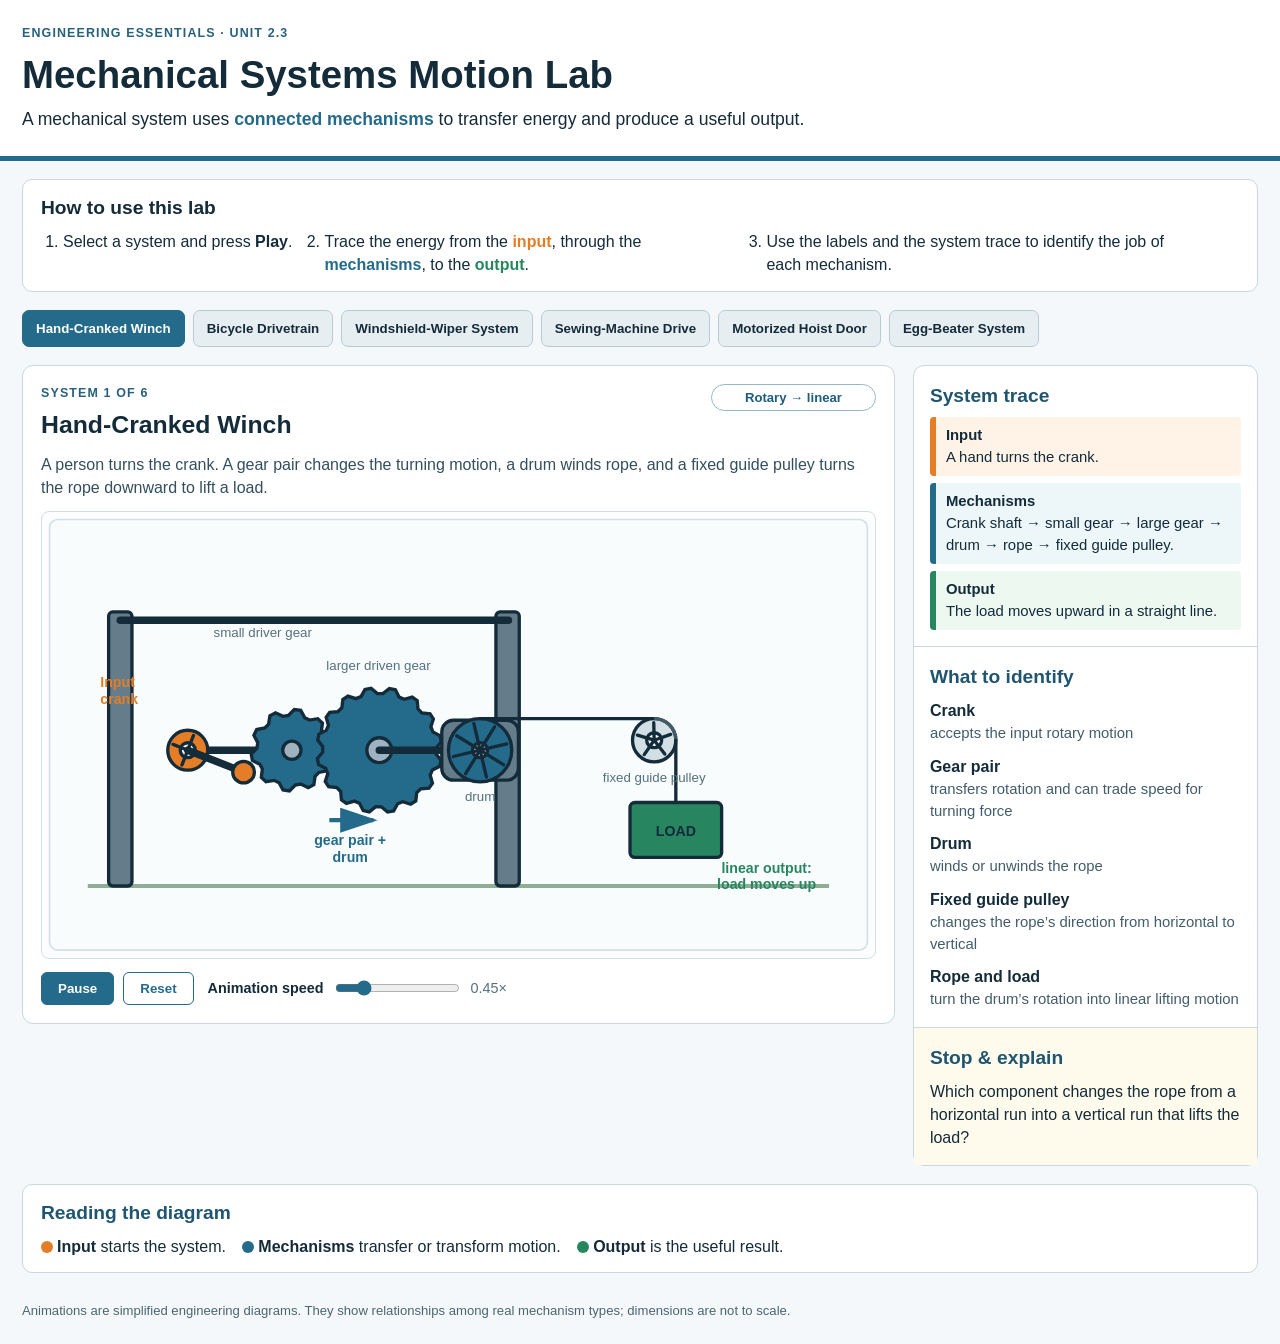
<file: systems/index.html>
<!doctype html>
<html lang="en">
<head>
  <meta charset="utf-8">
  <meta name="viewport" content="width=device-width, initial-scale=1">
  <title>Mechanical Systems Motion Lab</title>
  <link rel="stylesheet" href="styles.css">
</head>
<body>
  <header class="site-header">
    <p class="eyebrow">Engineering Essentials · Unit 2.3</p>
    <h1>Mechanical Systems Motion Lab</h1>
    <p class="subtitle">A mechanical system uses <strong>connected mechanisms</strong> to transfer energy and produce a useful output.</p>
  </header>

  <main>
    <section class="directions" aria-label="Directions">
      <h2>How to use this lab</h2>
      <ol>
        <li>Select a system and press <strong>Play</strong>.</li>
        <li>Trace the energy from the <span class="input-word">input</span>, through the <span class="transfer-word">mechanisms</span>, to the <span class="output-word">output</span>.</li>
        <li>Use the labels and the system trace to identify the job of each mechanism.</li>
      </ol>
    </section>

    <nav id="systemNav" class="system-nav" aria-label="Mechanical systems"></nav>

    <section class="lab-grid">
      <section class="animation-panel" aria-label="Interactive mechanical system animation">
        <div class="panel-heading">
          <div>
            <p id="systemNumber" class="eyebrow">System 1 of 6</p>
            <h2 id="systemTitle">Hand-Cranked Winch</h2>
          </div>
          <span id="motionBadge" class="motion-badge"></span>
        </div>
        <p id="systemDescription" class="description"></p>
        <div class="svg-wrap">
          <svg id="systemSvg" viewBox="0 0 1000 535" role="img" aria-labelledby="systemTitle systemDescription"></svg>
        </div>
        <div class="controls" aria-label="Animation controls">
          <button id="playButton" type="button">Pause</button>
          <button id="resetButton" class="secondary" type="button">Reset</button>
          <label for="speed">Animation speed</label>
          <input id="speed" type="range" min="0.25" max="1.25" value="0.45" step="0.05">
          <output id="speedValue" for="speed">0.45×</output>
        </div>
      </section>

      <aside class="study-panel">
        <section>
          <h2>System trace</h2>
          <div id="trace" class="trace"></div>
        </section>
        <section>
          <h2>What to identify</h2>
          <dl id="identifyList"></dl>
        </section>
        <section class="stop-explain">
          <h2>Stop &amp; explain</h2>
          <p id="prompt"></p>
        </section>
      </aside>
    </section>

    <section class="key">
      <h2>Reading the diagram</h2>
      <p><span class="swatch input"></span><strong>Input</strong> starts the system. <span class="swatch transfer"></span><strong>Mechanisms</strong> transfer or transform motion. <span class="swatch output"></span><strong>Output</strong> is the useful result.</p>
    </section>
  </main>

  <footer>Animations are simplified engineering diagrams. They show relationships among real mechanism types; dimensions are not to scale.</footer>
  <script src="app.js"></script>
</body>
</html>
</file>
<file: growth/mesa-vista-quiz-v6.css>
:root{font-family:Arial,sans-serif;color:#18303b;background:#edf3f5;line-height:1.45}*{box-sizing:border-box}body{margin:0}.site-header{padding:14px 22px;background:#fff;border-bottom:3px solid #17828a}.site-header h1{font-size:1.65rem;margin:0}.site-header p{margin:2px 0 9px}.fiction{background:#fff3d5;border-left:4px solid #bb7907;padding:7px 10px;font-size:.9rem}.workspace{display:grid;grid-template-columns:minmax(330px,42%) minmax(0,1fr);gap:14px;max-width:1600px;margin:0 auto;padding:14px}.panel{background:white;border:1px solid #c7d9de;border-radius:10px;padding:16px;min-width:0}.model{position:sticky;top:12px;align-self:start;max-height:calc(100vh - 24px);overflow:auto}.panel h2{font-size:1.18rem;margin:0 0 8px}.panel p{margin:8px 0}.note{font-size:.9rem;color:#405762}.control{display:grid;gap:5px;font-size:.9rem;font-weight:bold;margin:10px 0}.control span{display:flex;justify-content:space-between;gap:10px}.control input[type=range]{width:100%;accent-color:#087b7e}.control input[type=number],.identity input,.identity select{font:inherit;padding:8px;border:1px solid #8aa3ac;border-radius:5px;width:100%;background:#fff}.cards{display:grid;grid-template-columns:1fr 1fr;gap:8px}.card{border:1px solid #cfdee1;border-radius:8px;padding:9px;font-size:.88rem}.card h3{font-size:.95rem;margin:0 0 2px}.card .metric{font-weight:bold;font-size:1rem}.status{font-weight:bold;display:inline-block;border-radius:5px;padding:2px 5px;margin-top:4px}.over{background:#ffeadf;color:#913811}.under{background:#e2f3e9;color:#165d38}.even{background:#e8eef4;color:#304c5b}.calc{font-size:.83rem}.calc summary{font-weight:normal}.reference,.model details{background:#f2f7f8;border-radius:6px;padding:8px 10px;margin:10px 0}summary{cursor:pointer;font-weight:bold;color:#125c64}.identity{display:flex;flex-wrap:wrap;gap:12px;margin:14px 0}.identity label{font-weight:bold;display:grid;gap:4px;min-width:170px}.identity-actions{display:flex;align-items:center;gap:14px;flex-wrap:wrap}.quiz-nav,.quiz-actions{display:flex;gap:6px;flex-wrap:wrap;margin:12px 0}button{font:inherit;font-weight:bold;padding:8px 11px;border:1px solid #09616b;border-radius:6px;background:#0b6972;color:white;cursor:pointer}.secondary,.quiz-nav button{background:#e9f2f3;color:#174e56;border-color:#a8c5c9}.quiz-nav button.active{background:#0b6972;color:white}.quiz-nav button.complete{border:2px solid #308353}.quiz-nav button span{font-size:.78rem;font-weight:normal;display:block}.quiz-nav button:focus-visible,button:focus-visible,input:focus-visible,select:focus-visible,summary:focus-visible{outline:3px solid #e3a02a;outline-offset:2px}button:disabled{opacity:.5;cursor:default}.question{border:0;border-top:1px solid #d2e1e5;padding:14px 0;margin:0;min-width:0}.question legend{font-weight:bold;padding:0 4px 0 0;white-space:normal}.choice{display:flex;gap:8px;align-items:flex-start;padding:6px;border-radius:5px;cursor:pointer}.choice:hover{background:#eff7f8}.choice input{margin-top:4px;accent-color:#0b6972}.feedback{font-size:.9rem;font-weight:bold;margin:6px 0}.correct{color:#176839}.incorrect{color:#a1391b}.pending{color:#435d68}.scenario-reminder{border-left:4px solid #d29715;background:#fff6e5;padding:8px 10px;font-size:.9rem}#submit-status,#check-status{font-weight:bold;white-space:pre-wrap}footer{padding:8px 20px 20px;color:#49636e;font-size:.85rem}@media(max-width:800px){.workspace{grid-template-columns:1fr}.model{position:static;max-height:none}.cards{grid-template-columns:repeat(2,minmax(0,1fr))}}@media(max-width:460px){.cards{grid-template-columns:1fr}.site-header{padding:12px}.workspace{padding:8px}.identity label{width:100%}}

.progress-wrap{margin:14px 0}.progress-heading{display:flex;justify-content:space-between;gap:12px;font-size:.9rem}.progress-wrap progress{display:block;width:100%;height:16px;margin-top:5px;accent-color:#0b6972}

.capacity-chart{margin:10px 2px 5px}.chart-track{position:relative;height:16px;background:#e7eff1;border-radius:3px;overflow:visible}.demand-bar{height:100%;border-radius:3px;background:#167a82}.capacity-marker{position:absolute;top:-4px;bottom:-4px;width:3px;background:#182d38;transform:translateX(-50%)}.chart-key{display:flex;gap:12px;flex-wrap:wrap;font-size:.75rem;margin-top:5px;color:#304b57}.chart-key span{display:inline-flex;align-items:center;gap:4px}.demand-key{display:inline-block;width:12px;height:8px;background:#167a82;border-radius:2px}.marker-key{display:inline-block;width:3px;height:12px;background:#182d38}.card .status{margin-top:2px}
</file>
<file: m/styles.css>
:root {
  --ink: #112b3c;
  --muted: #536573;
  --paper: #f7fafc;
  --panel: #ffffff;
  --line: #cbd9e2;
  --blue: #1f6e9a;
  --blue-dark: #123e59;
  --blue-soft: #e3f1f8;
  --gold: #f3b544;
  --orange: #d96d33;
  --green: #367a5a;
  --red: #bf4f4a;
  --shadow: 0 10px 28px rgba(24, 54, 75, 0.11);
}

* { box-sizing: border-box; }

body {
  margin: 0;
  color: var(--ink);
  background: var(--paper);
  font-family: Arial, Helvetica, sans-serif;
  line-height: 1.45;
}

button, input { font: inherit; }
button { cursor: pointer; }

.site-header {
  display: flex;
  justify-content: space-between;
  align-items: center;
  gap: 24px;
  padding: 26px max(24px, calc((100vw - 1180px) / 2));
  color: white;
  background: var(--blue-dark);
}

.eyebrow, .topic-kicker {
  margin: 0 0 5px;
  color: var(--blue);
  font-size: 0.83rem;
  font-weight: 700;
  letter-spacing: 0.055em;
  text-transform: uppercase;
}

.site-header .eyebrow { color: #b8e5fb; }
h1, h2, h3, p { margin-top: 0; }
h1 { margin-bottom: 4px; font-size: clamp(1.8rem, 4vw, 2.55rem); }
h2 { margin-bottom: 9px; font-size: clamp(1.35rem, 2.5vw, 1.75rem); }
h3 { font-size: 1rem; }
.subhead { margin: 0; color: #d6edf8; font-size: 1.05rem; }

.header-status {
  display: flex;
  align-items: center;
  gap: 8px;
  padding: 9px 12px;
  border: 1px solid rgba(255,255,255,0.32);
  font-size: 0.9rem;
  white-space: nowrap;
}
.status-dot { width: 9px; height: 9px; border-radius: 50%; background: #71dc92; }

main { max-width: 1180px; margin: 0 auto; padding: 26px 24px 40px; }
.intro { display: grid; grid-template-columns: minmax(0, 1.2fr) minmax(280px, .8fr); gap: 22px; align-items: start; margin-bottom: 22px; }
.intro p { margin-bottom: 0; }
.analysis-rule, .key-idea { padding: 16px 18px; background: var(--blue-soft); border-left: 5px solid var(--blue); }
.tracker-card { display: grid; grid-template-columns: minmax(0, 1.15fr) minmax(310px, .85fr); gap: 20px; align-items: start; margin: 0 0 22px; padding: 19px 20px; border: 1px solid var(--line); background: var(--panel); box-shadow: var(--shadow); }
.tracker-card h2 { margin-bottom: 6px; }
.tracker-card p:last-child { margin-bottom: 0; }
.tracker-form { display: grid; grid-template-columns: minmax(0, 1fr) 130px; gap: 10px; align-items: end; }
.tracker-form label { display: grid; gap: 4px; color: var(--blue-dark); font-size: .88rem; font-weight: 700; }
.tracker-form input, .tracker-form select { min-width: 0; min-height: 39px; padding: 7px 9px; border: 1px solid var(--line); border-radius: 4px; color: var(--ink); background: #fff; }
.tracker-form input:focus, .tracker-form select:focus { outline: 2px solid rgba(31,110,154,.24); border-color: var(--blue); }
.tracker-form button { grid-column: 1 / -1; justify-self: start; }
.tracker-status { grid-column: 1 / -1; margin: -6px 0 0; color: var(--muted); font-size: .9rem; }
.tracker-status.ready { color: var(--green); font-weight: 700; }
.tracker-status.error { color: var(--red); font-weight: 700; }

.topic-shell { background: var(--panel); box-shadow: var(--shadow); }
.topic-nav { display: flex; gap: 8px; flex-wrap: wrap; padding: 15px; border-bottom: 1px solid var(--line); }
.topic-button { padding: 8px 10px; border: 1px solid var(--line); border-radius: 5px; color: var(--ink); background: white; font-size: .88rem; font-weight: 700; }
.topic-button:hover, .topic-button:focus-visible { border-color: var(--blue); outline: 2px solid transparent; box-shadow: 0 0 0 2px rgba(31,110,154,.18); }
.topic-button[aria-selected="true"] { color: white; background: var(--blue); border-color: var(--blue); }
.topic-button.is-complete { color: #fff; background: var(--green); border-color: var(--green); }
.topic-button.is-complete[aria-selected="true"] { color: #fff; background: #245f44; border-color: #245f44; }

.explorer-panel { display: grid; grid-template-columns: minmax(255px, .72fr) minmax(620px, 2fr); gap: 18px; padding: 22px; align-items: start; }
.definition { margin-bottom: 14px; font-size: 1.05rem; font-weight: 700; }
.notice { margin-bottom: 0; padding: 12px; border-left: 4px solid var(--gold); background: #fff8e7; }

.motion-stage { min-height: 390px; overflow: hidden; border: 1px solid var(--line); background: linear-gradient(180deg, #eef8fc 0%, #fff 100%); }
.motion-stage svg { display: block; width: 100%; height: auto; min-height: 320px; }
.controls { display: flex; flex-wrap: wrap; align-items: center; gap: 9px; margin-top: 11px; }
.primary-button, .secondary-button { min-height: 38px; padding: 7px 10px; border-radius: 4px; font-weight: 700; }
.primary-button { color: white; border: 1px solid var(--blue); background: var(--blue); }
.secondary-button { color: var(--blue-dark); border: 1px solid var(--line); background: white; }
.speed-control { display: grid; grid-template-columns: auto 1fr; gap: 2px 8px; align-items: center; min-width: 155px; font-size: .84rem; font-weight: 700; }
.speed-control input { grid-column: 1 / 3; accent-color: var(--blue); }
.speed-control output { color: var(--blue); text-align: right; }

.evidence-panel { grid-column: 1 / -1; padding: 14px 16px; border-top: 1px solid var(--line); background: #fbfdfe; }
.evidence-panel h3 { margin-bottom: 9px; }
.evidence-panel dl { display: grid; grid-template-columns: repeat(4, minmax(0, 1fr)); gap: 8px 18px; margin: 0; }
.evidence-panel dt { margin-top: 0; color: var(--blue-dark); font-weight: 700; }
.evidence-panel dt:first-child { margin-top: 0; }
.evidence-panel dd { margin: 2px 0 0; color: var(--muted); font-size: .93rem; }

.key-idea { margin-top: 25px; }
.key-idea h2 { margin-bottom: 4px; }
.key-idea p { margin-bottom: 0; }
.knowledge-check { margin-top: 25px; padding: 22px; background: var(--panel); box-shadow: var(--shadow); }
.check-intro { max-width: 760px; }
.check-intro p:last-child { margin-bottom: 0; }
.question-grid { display: grid; grid-template-columns: repeat(2, minmax(0, 1fr)); gap: 14px; margin-top: 18px; }
.knowledge-question { min-width: 0; margin: 0; padding: 14px; border: 1px solid var(--line); }
.knowledge-question legend { padding: 0 4px; color: var(--ink); font-weight: 700; line-height: 1.35; }
.answer-option { display: block; margin-top: 8px; color: var(--ink); font-size: .96rem; }
.answer-option input { margin-right: 7px; accent-color: var(--blue); }
.question-actions { display: flex; flex-wrap: wrap; gap: 9px; margin-top: 17px; }
.check-feedback { max-width: 850px; margin-top: 16px; }
.check-feedback.show { padding: 14px 16px; border-left: 5px solid var(--green); background: #ecf7f1; }
.check-feedback.needs-review { border-left-color: var(--gold); background: #fff8e7; }
.check-feedback h3 { margin-bottom: 5px; }
.check-feedback p { margin-bottom: 7px; }
.check-feedback ul { margin: 0; padding-left: 20px; }
.check-feedback li + li { margin-top: 5px; }
footer { padding: 18px 24px; color: var(--muted); text-align: center; font-size: .84rem; }

/* Diagram styles */
.diagram-label { fill: var(--ink); font-family: Arial, Helvetica, sans-serif; font-size: 21px; font-weight: 700; }
.diagram-small { fill: var(--muted); font-family: Arial, Helvetica, sans-serif; font-size: 19px; }
.diagram-tiny { fill: var(--muted); font-family: Arial, Helvetica, sans-serif; font-size: 16px; }
.motion-line { fill: none; stroke: var(--blue); stroke-width: 5; stroke-linecap: round; }
.machine-line { fill: none; stroke: var(--ink); stroke-width: 8; stroke-linecap: round; stroke-linejoin: round; }
.machine-fill { fill: #dcecf4; stroke: var(--ink); stroke-width: 4; }
.machine-metal { fill: #a9b9c3; stroke: var(--ink); stroke-width: 4; }
.machine-accent { fill: var(--gold); stroke: var(--ink); stroke-width: 4; }
.input-color { fill: var(--orange); stroke: var(--ink); stroke-width: 4; }
.output-color { fill: var(--green); stroke: var(--ink); stroke-width: 4; }
.callout { fill: white; stroke: var(--line); stroke-width: 2; }
.support { stroke: var(--ink); stroke-width: 6; }
.ground { stroke: #7c8c96; stroke-width: 5; }

@media (max-width: 1030px) {
  .explorer-panel { grid-template-columns: 1fr; }
  .tracker-card { grid-template-columns: 1fr; }
  .evidence-panel { border-top: 1px solid var(--line); border-left: 0; }
  .evidence-panel dl { display: grid; grid-template-columns: repeat(2, minmax(0, 1fr)); column-gap: 18px; }
  .question-grid { grid-template-columns: 1fr; }
}
@media (max-width: 680px) {
  .site-header, .intro { grid-template-columns: 1fr; display: grid; }
  .tracker-form { grid-template-columns: 1fr; }
  .header-status { width: max-content; }
  main { padding: 18px 14px 30px; }
  .explorer-panel { padding: 15px; }
  .motion-stage { min-height: 250px; }
  .motion-stage svg { min-height: 250px; }
  .evidence-panel dl { grid-template-columns: 1fr; }
}
</file>
<file: mechanical-motion/styles.css>
:root {
  --ink: #112b3c;
  --muted: #536573;
  --paper: #f7fafc;
  --panel: #ffffff;
  --line: #cbd9e2;
  --blue: #1f6e9a;
  --blue-dark: #123e59;
  --blue-soft: #e3f1f8;
  --gold: #f3b544;
  --orange: #d96d33;
  --green: #367a5a;
  --red: #bf4f4a;
  --shadow: 0 10px 28px rgba(24, 54, 75, 0.11);
}

* { box-sizing: border-box; }

body {
  margin: 0;
  color: var(--ink);
  background: var(--paper);
  font-family: Arial, Helvetica, sans-serif;
  line-height: 1.45;
}

button, input { font: inherit; }
button { cursor: pointer; }

.site-header {
  display: flex;
  justify-content: space-between;
  align-items: center;
  gap: 24px;
  padding: 26px max(24px, calc((100vw - 1180px) / 2));
  color: white;
  background: var(--blue-dark);
}

.eyebrow, .topic-kicker {
  margin: 0 0 5px;
  color: var(--blue);
  font-size: 0.83rem;
  font-weight: 700;
  letter-spacing: 0.055em;
  text-transform: uppercase;
}

.site-header .eyebrow { color: #b8e5fb; }
h1, h2, h3, p { margin-top: 0; }
h1 { margin-bottom: 4px; font-size: clamp(1.8rem, 4vw, 2.55rem); }
h2 { margin-bottom: 9px; font-size: clamp(1.35rem, 2.5vw, 1.75rem); }
h3 { font-size: 1rem; }
.subhead { margin: 0; color: #d6edf8; font-size: 1.05rem; }

.header-status {
  display: flex;
  align-items: center;
  gap: 8px;
  padding: 9px 12px;
  border: 1px solid rgba(255,255,255,0.32);
  font-size: 0.9rem;
  white-space: nowrap;
}
.status-dot { width: 9px; height: 9px; border-radius: 50%; background: #71dc92; }

main { max-width: 1180px; margin: 0 auto; padding: 26px 24px 40px; }
.intro { display: grid; grid-template-columns: minmax(0, 1.2fr) minmax(280px, .8fr); gap: 22px; align-items: start; margin-bottom: 22px; }
.intro p { margin-bottom: 0; }
.analysis-rule, .key-idea { padding: 16px 18px; background: var(--blue-soft); border-left: 5px solid var(--blue); }

.topic-shell { background: var(--panel); box-shadow: var(--shadow); }
.topic-nav { display: flex; gap: 8px; flex-wrap: wrap; padding: 15px; border-bottom: 1px solid var(--line); }
.topic-button { padding: 8px 10px; border: 1px solid var(--line); border-radius: 5px; color: var(--ink); background: white; font-size: .88rem; font-weight: 700; }
.topic-button:hover, .topic-button:focus-visible { border-color: var(--blue); outline: 2px solid transparent; box-shadow: 0 0 0 2px rgba(31,110,154,.18); }
.topic-button[aria-selected="true"] { color: white; background: var(--blue); border-color: var(--blue); }

.explorer-panel { display: grid; grid-template-columns: minmax(255px, .72fr) minmax(620px, 2fr); gap: 18px; padding: 22px; align-items: start; }
.definition { margin-bottom: 14px; font-size: 1.05rem; font-weight: 700; }
.notice { margin-bottom: 0; padding: 12px; border-left: 4px solid var(--gold); background: #fff8e7; }

.motion-stage { min-height: 390px; overflow: hidden; border: 1px solid var(--line); background: linear-gradient(180deg, #eef8fc 0%, #fff 100%); }
.motion-stage svg { display: block; width: 100%; height: auto; min-height: 320px; }
.controls { display: flex; flex-wrap: wrap; align-items: center; gap: 9px; margin-top: 11px; }
.primary-button, .secondary-button { min-height: 38px; padding: 7px 10px; border-radius: 4px; font-weight: 700; }
.primary-button { color: white; border: 1px solid var(--blue); background: var(--blue); }
.secondary-button { color: var(--blue-dark); border: 1px solid var(--line); background: white; }
.speed-control { display: grid; grid-template-columns: auto 1fr; gap: 2px 8px; align-items: center; min-width: 155px; font-size: .84rem; font-weight: 700; }
.speed-control input { grid-column: 1 / 3; accent-color: var(--blue); }
.speed-control output { color: var(--blue); text-align: right; }

.evidence-panel { grid-column: 1 / -1; padding: 14px 16px; border-top: 1px solid var(--line); background: #fbfdfe; }
.evidence-panel h3 { margin-bottom: 9px; }
.evidence-panel dl { display: grid; grid-template-columns: repeat(4, minmax(0, 1fr)); gap: 8px 18px; margin: 0; }
.evidence-panel dt { margin-top: 0; color: var(--blue-dark); font-weight: 700; }
.evidence-panel dt:first-child { margin-top: 0; }
.evidence-panel dd { margin: 2px 0 0; color: var(--muted); font-size: .93rem; }

.key-idea { margin-top: 25px; }
.key-idea h2 { margin-bottom: 4px; }
.key-idea p { margin-bottom: 0; }
footer { padding: 18px 24px; color: var(--muted); text-align: center; font-size: .84rem; }

/* Diagram styles */
.diagram-label { fill: var(--ink); font-family: Arial, Helvetica, sans-serif; font-size: 21px; font-weight: 700; }
.diagram-small { fill: var(--muted); font-family: Arial, Helvetica, sans-serif; font-size: 19px; }
.diagram-tiny { fill: var(--muted); font-family: Arial, Helvetica, sans-serif; font-size: 16px; }
.motion-line { fill: none; stroke: var(--blue); stroke-width: 5; stroke-linecap: round; }
.machine-line { fill: none; stroke: var(--ink); stroke-width: 8; stroke-linecap: round; stroke-linejoin: round; }
.machine-fill { fill: #dcecf4; stroke: var(--ink); stroke-width: 4; }
.machine-metal { fill: #a9b9c3; stroke: var(--ink); stroke-width: 4; }
.machine-accent { fill: var(--gold); stroke: var(--ink); stroke-width: 4; }
.input-color { fill: var(--orange); stroke: var(--ink); stroke-width: 4; }
.output-color { fill: var(--green); stroke: var(--ink); stroke-width: 4; }
.callout { fill: white; stroke: var(--line); stroke-width: 2; }
.support { stroke: var(--ink); stroke-width: 6; }
.ground { stroke: #7c8c96; stroke-width: 5; }

@media (max-width: 1030px) {
  .explorer-panel { grid-template-columns: 1fr; }
  .evidence-panel { border-top: 1px solid var(--line); border-left: 0; }
  .evidence-panel dl { display: grid; grid-template-columns: repeat(2, minmax(0, 1fr)); column-gap: 18px; }
}
@media (max-width: 680px) {
  .site-header, .intro { grid-template-columns: 1fr; display: grid; }
  .header-status { width: max-content; }
  main { padding: 18px 14px 30px; }
  .explorer-panel { padding: 15px; }
  .motion-stage { min-height: 250px; }
  .motion-stage svg { min-height: 250px; }
  .evidence-panel dl { grid-template-columns: 1fr; }
}
</file>
<file: systems/styles.css>
:root { --ink:#142b3a; --muted:#56707d; --paper:#f5f8fa; --line:#c9d7de; --input:#e47d26; --transfer:#246a8b; --output:#27865f; --accent:#f0bb36; }
* { box-sizing:border-box; }
body { margin:0; color:var(--ink); background:var(--paper); font-family:Arial, Helvetica, sans-serif; line-height:1.45; }
.site-header { background:#fff; border-bottom:5px solid var(--transfer); padding:24px max(22px, calc((100vw - 1420px)/2)); }
h1,h2,p { margin-top:0; } h1 { font-size:clamp(1.75rem,3vw,2.6rem); margin-bottom:4px; } h2 { font-size:1.2rem; margin-bottom:8px; }
.eyebrow { color:#28617d; font-size:.78rem; font-weight:800; letter-spacing:.09em; margin-bottom:5px; text-transform:uppercase; }.subtitle { font-size:1.1rem; margin:0; }.subtitle strong { color:var(--transfer); }
main { max-width:1420px; margin:0 auto; padding:18px 22px 28px; }.directions,.key { background:#fff; border:1px solid var(--line); border-radius:10px; padding:14px 18px; }.directions ol { margin:0; padding-left:22px; display:flex; flex-wrap:wrap; gap:8px 32px; }.directions li { max-width:410px; }.input-word { color:var(--input); font-weight:800; }.transfer-word { color:var(--transfer); font-weight:800; }.output-word { color:var(--output); font-weight:800; }
.system-nav { display:flex; flex-wrap:wrap; gap:8px; margin:18px 0; }.system-nav button { background:#e7eef2; border:1px solid #b8cbd5; color:var(--ink); border-radius:7px; padding:10px 13px; cursor:pointer; font-weight:700; }.system-nav button:hover { background:#d7e5ec; }.system-nav button.active { background:var(--transfer); border-color:var(--transfer); color:#fff; }
.lab-grid { display:grid; grid-template-columns:minmax(0, 2.15fr) minmax(290px,.85fr); gap:18px; align-items:start; }.animation-panel,.study-panel { background:#fff; border:1px solid var(--line); border-radius:11px; }.animation-panel { padding:18px; }.panel-heading { display:flex; gap:12px; justify-content:space-between; align-items:flex-start; }.panel-heading h2 { margin:0; font-size:1.55rem; }.description { color:#334f5d; margin:10px 0 12px; }.motion-badge { border:1px solid #95b7c7; border-radius:99px; color:#1c5d7d; font-size:.82rem; font-weight:800; padding:5px 9px; text-align:center; }
.svg-wrap { border:1px solid #d1dfe5; border-radius:8px; background:#fbfdfe; overflow:hidden; }.svg-wrap svg { display:block; height:auto; width:100%; }.controls { align-items:center; display:flex; flex-wrap:wrap; gap:9px; margin-top:13px; }.controls button { background:var(--transfer); border:1px solid var(--transfer); border-radius:6px; color:white; cursor:pointer; font-weight:800; padding:8px 16px; }.controls .secondary { background:#fff; color:var(--transfer); }.controls label { font-size:.9rem; font-weight:700; margin-left:5px; }.controls input { accent-color:var(--transfer); width:125px; }.controls output { color:var(--muted); font-size:.9rem; min-width:42px; }
.study-panel section { border-bottom:1px solid var(--line); padding:16px; }.study-panel section:last-child { border-bottom:0; }.study-panel h2 { color:#1f5570; }.trace { display:flex; flex-direction:column; gap:7px; }.trace-step { border-left:6px solid; border-radius:4px; padding:8px 10px; font-size:.93rem; }.trace-step strong { display:block; }.trace-step.input { border-color:var(--input); background:#fff3e8; }.trace-step.transfer { border-color:var(--transfer); background:#edf6f9; }.trace-step.output { border-color:var(--output); background:#edf8f1; }dl { margin:0; }dt { font-weight:800; margin-top:10px; }dt:first-child { margin-top:0; }dd { color:#425d6a; margin:1px 0 0; font-size:.93rem; }.stop-explain { background:#fffbec; }.stop-explain p { margin:0; }.key { margin-top:18px; }.key h2 { color:#1f5570; }.key p { margin:0; }.swatch { border-radius:50%; display:inline-block; height:12px; margin:0 4px 0 12px; vertical-align:-1px; width:12px; }.swatch:first-child { margin-left:0; }.swatch.input { background:var(--input); }.swatch.transfer { background:var(--transfer); }.swatch.output { background:var(--output); }footer { color:#4b6672; font-size:.82rem; margin:0 auto; max-width:1420px; padding:0 22px 24px; }
.motion-badge { flex:0 1 165px; line-height:1.2; max-width:165px; }
@media (max-width:1120px) { .lab-grid { grid-template-columns:1fr; }.study-panel { display:grid; grid-template-columns:repeat(3,1fr); }.study-panel section { border-bottom:0; border-right:1px solid var(--line); }.study-panel section:last-child { border-right:0; } }
@media (max-width:640px) { main { padding:14px 10px 20px; }.site-header { padding:18px 15px; }.directions ol { display:block; }.directions li+li { margin-top:6px; }.study-panel { display:block; }.study-panel section { border-bottom:1px solid var(--line); border-right:0; }.study-panel section:last-child { border-bottom:0; }.motion-badge { font-size:.72rem; }.controls label { width:100%; margin-left:0; }.system-nav button { flex:1 1 44%; } }
</file>
